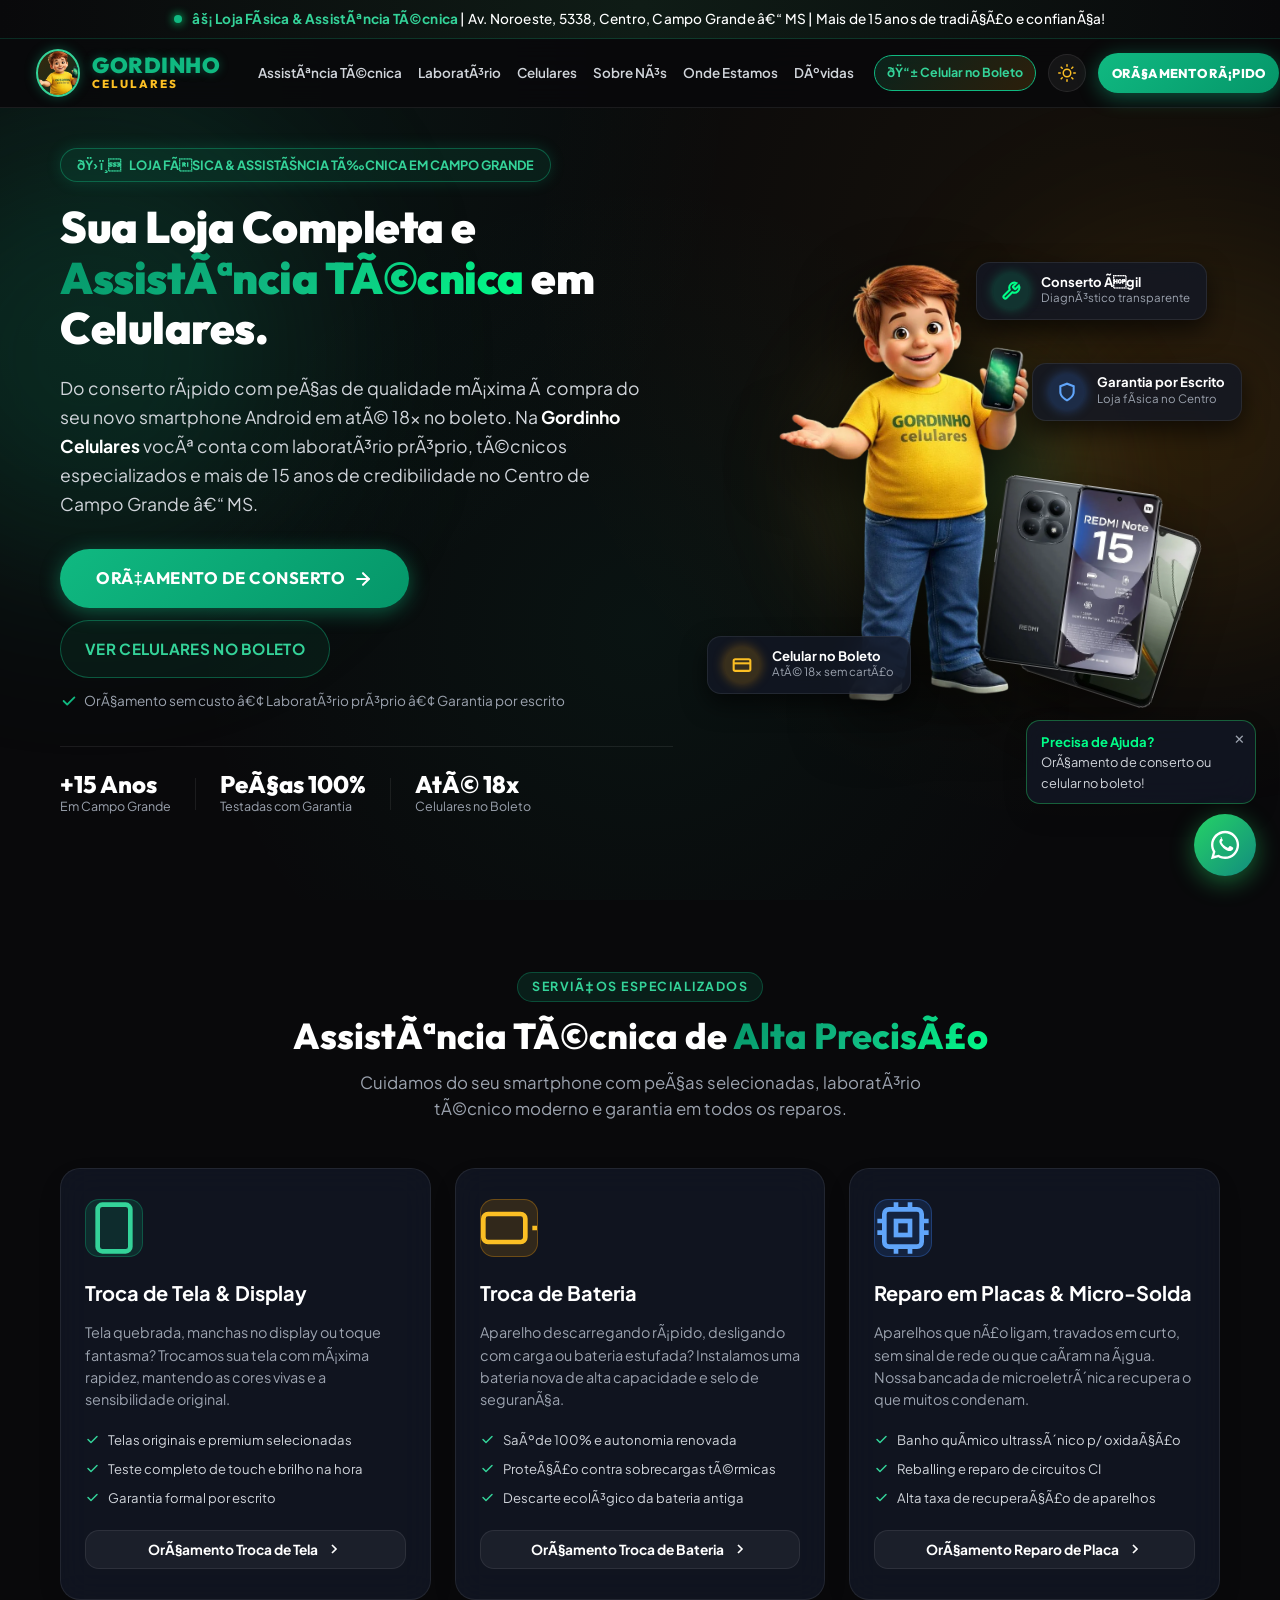
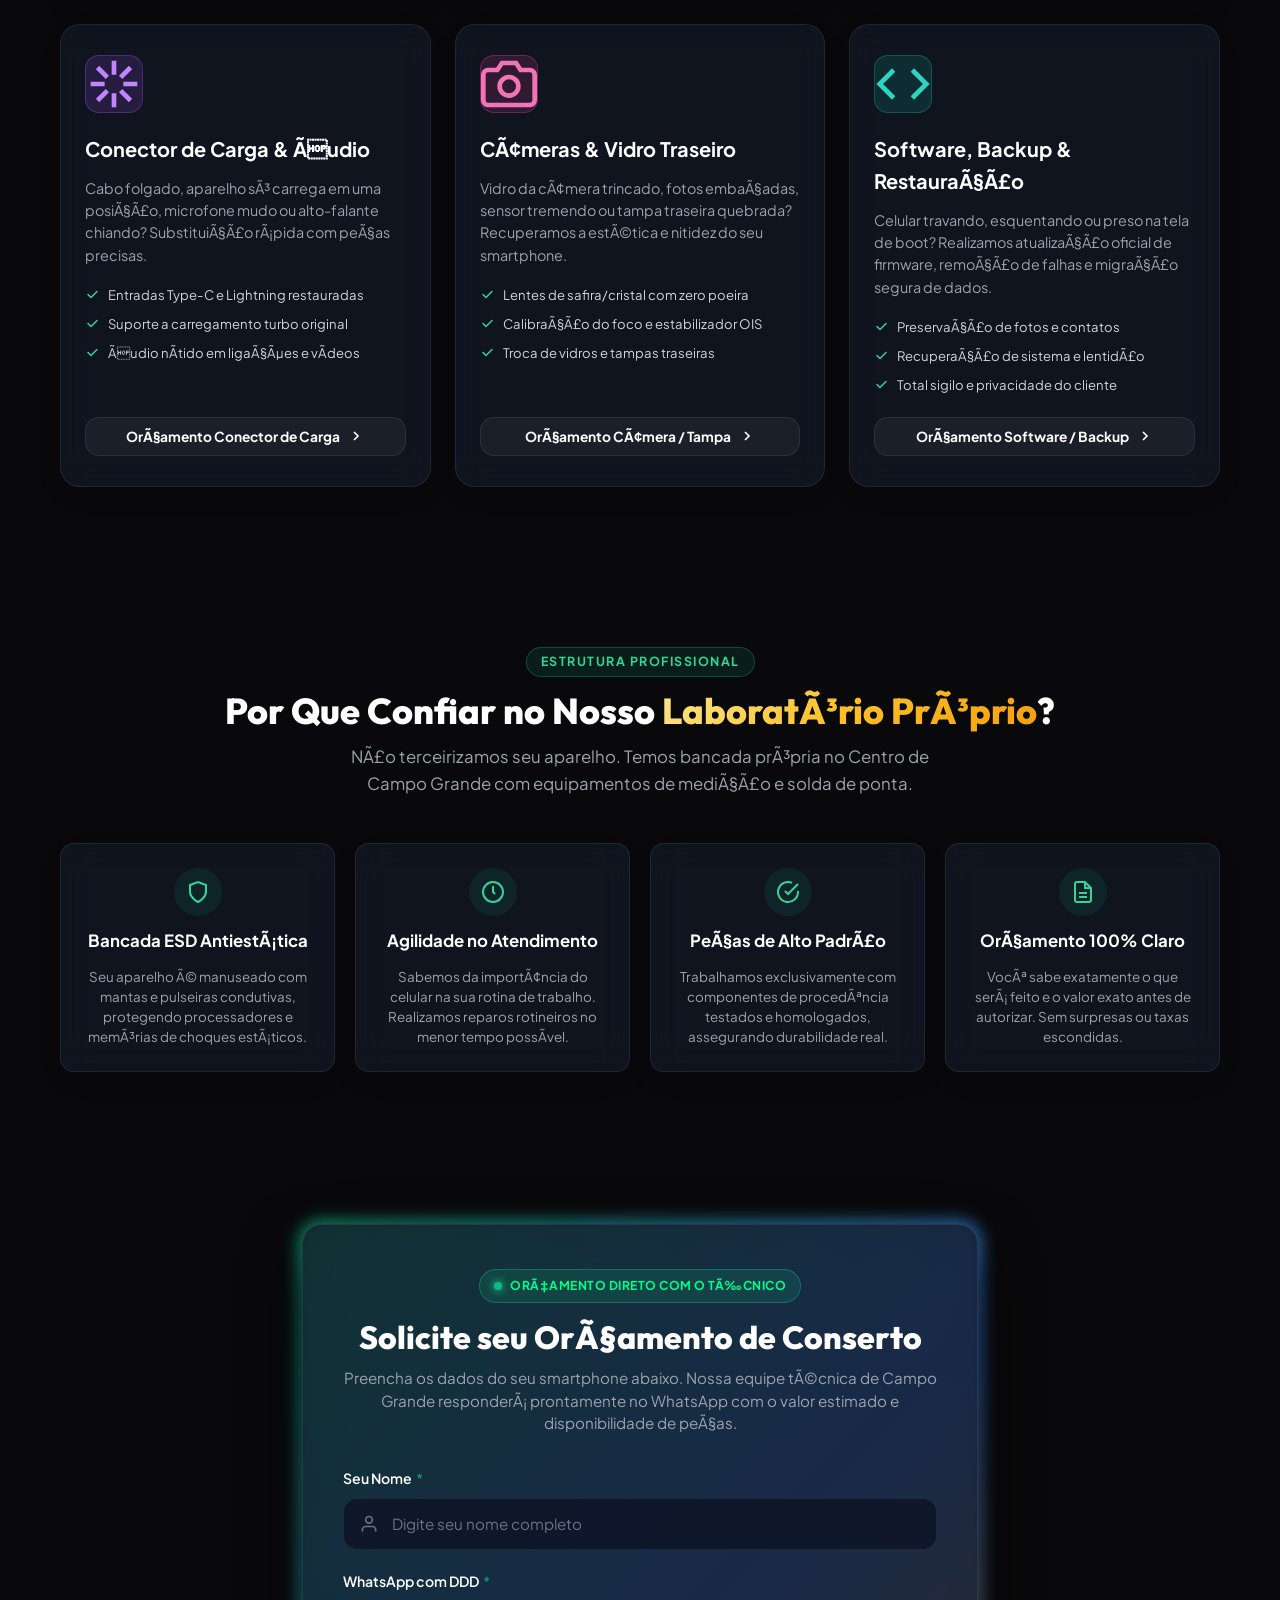
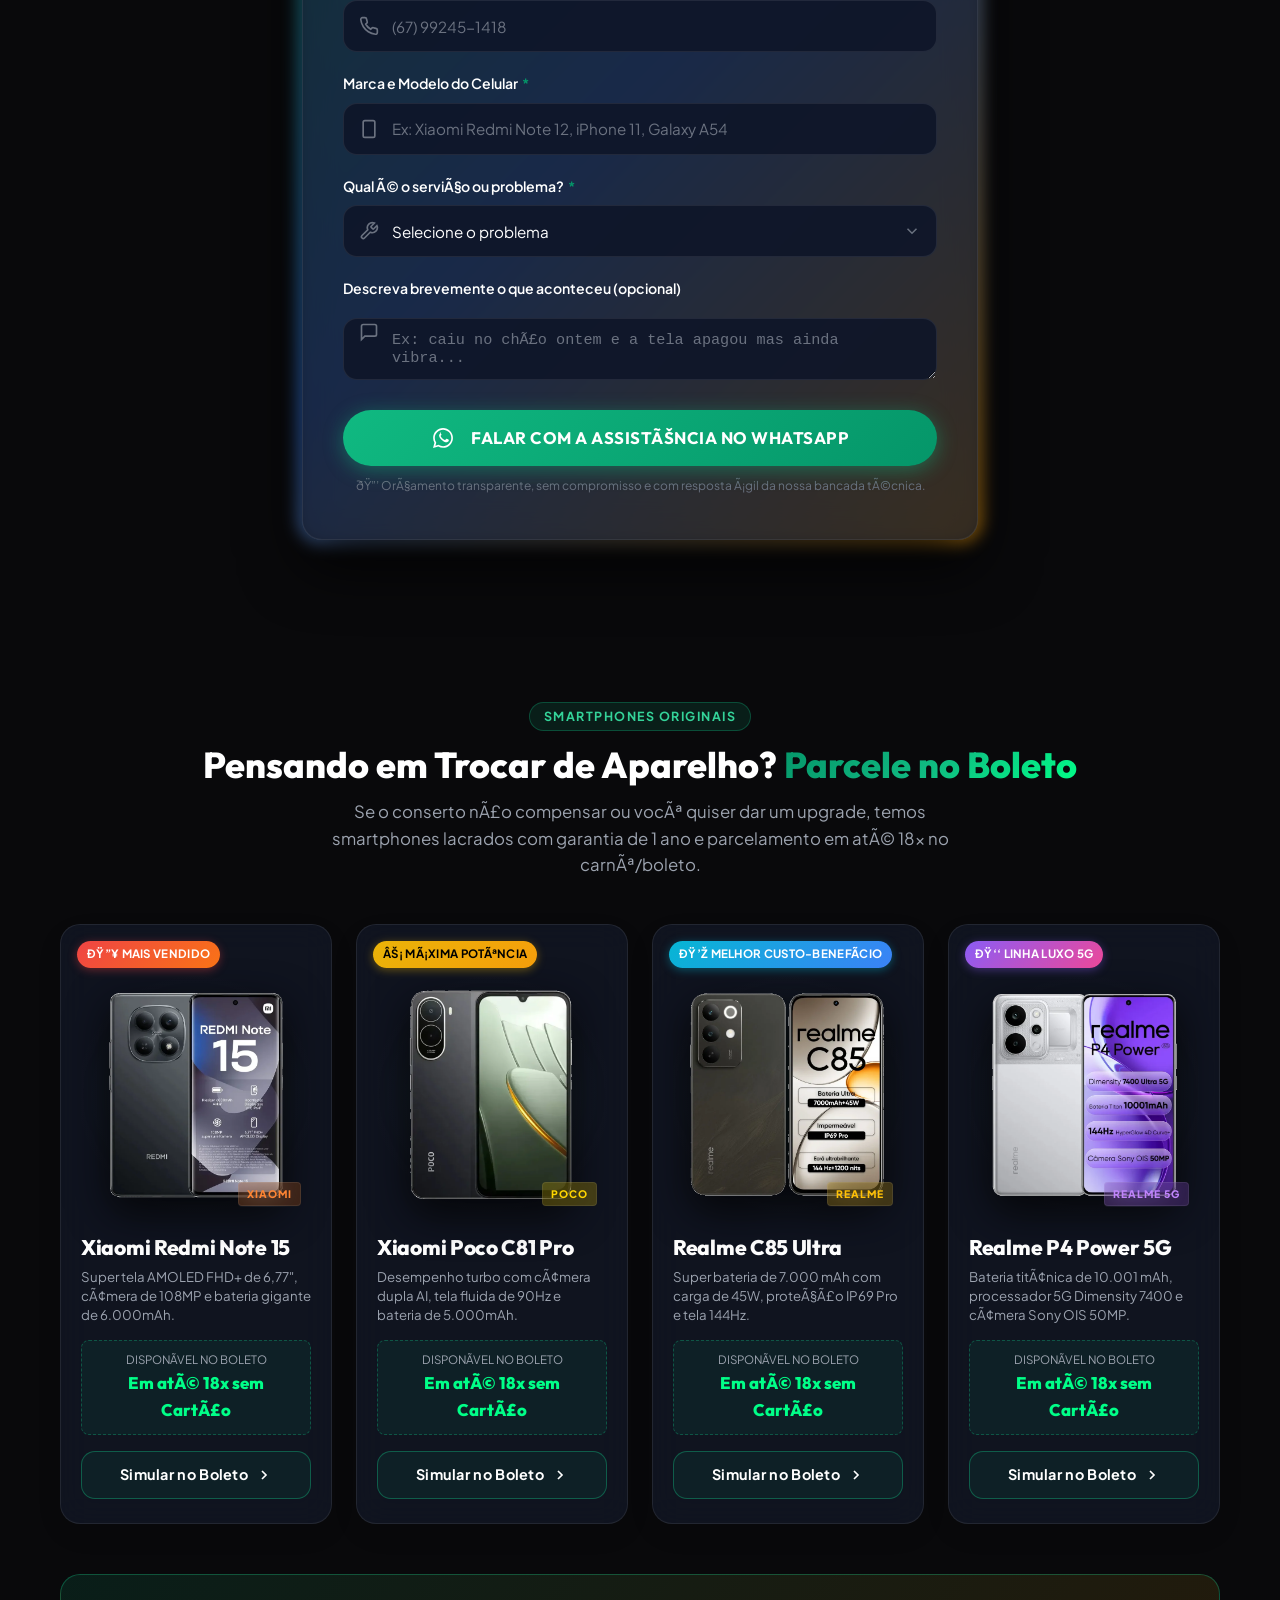
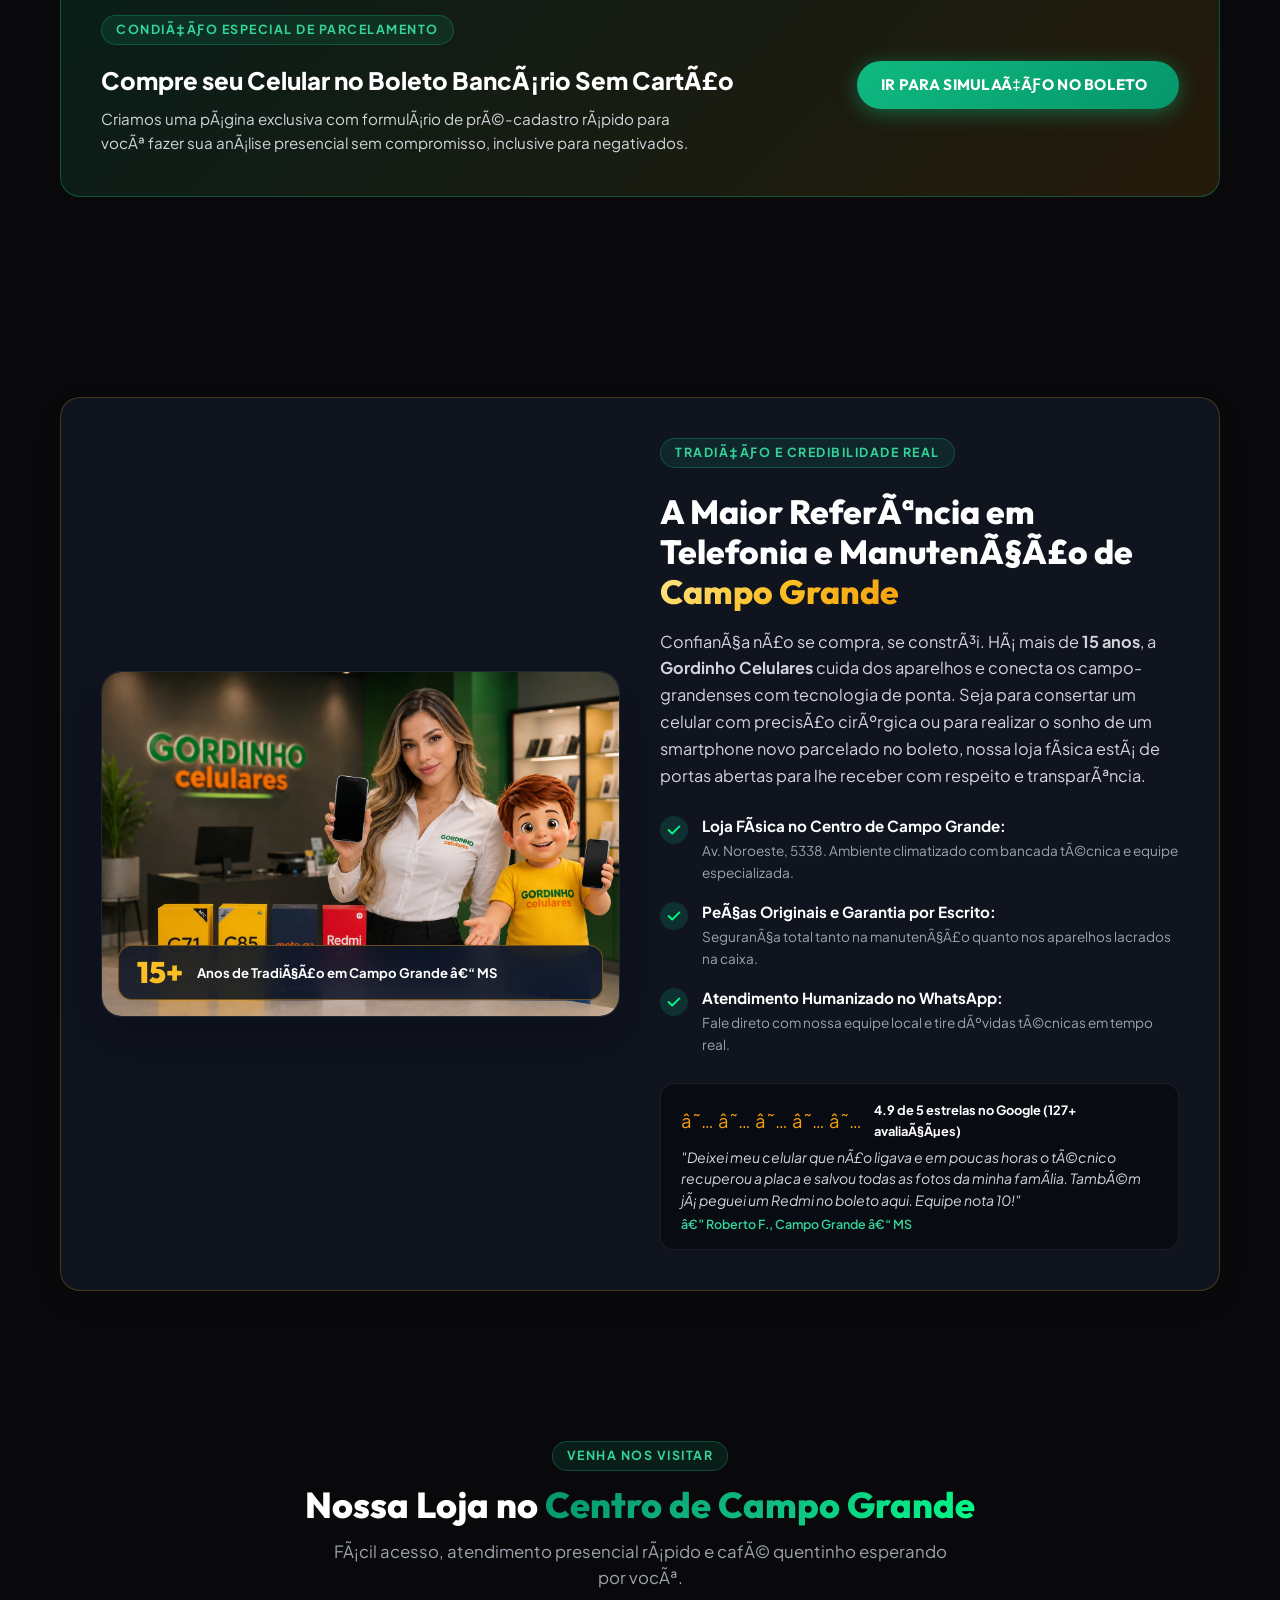
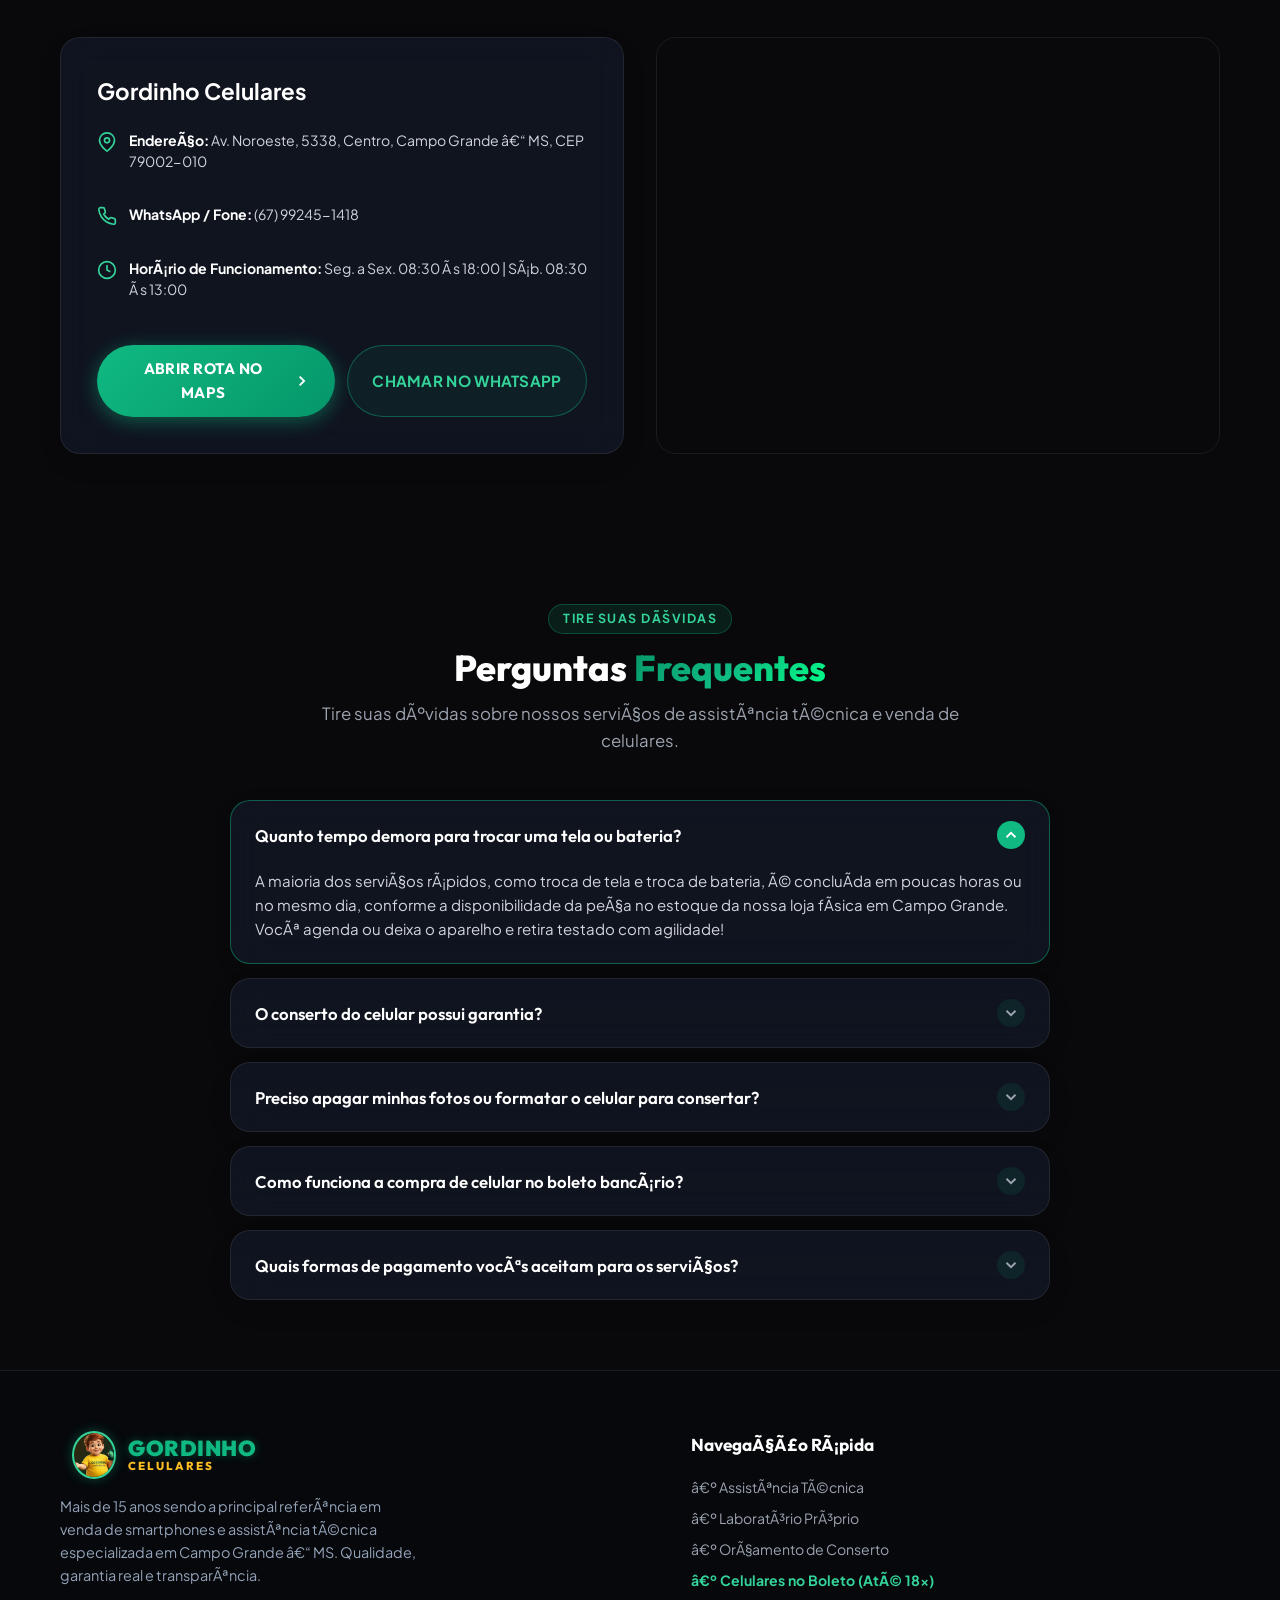
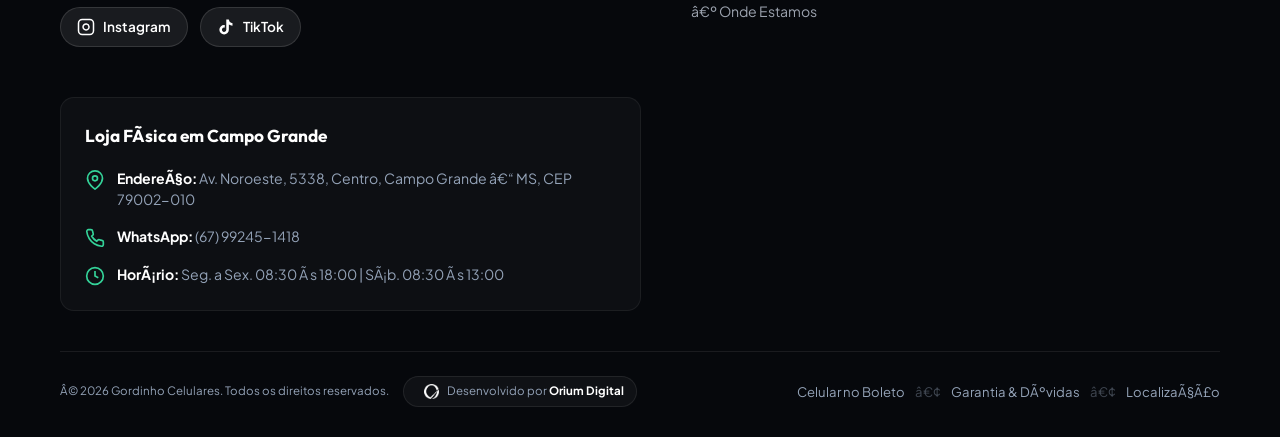
<file: index.html>
<!DOCTYPE html>
<html lang="pt-BR" class="scroll-smooth" data-theme="dark">

<head>
  <!-- Google Tag Manager -->
  <script>(function (w, d, s, l, i) {
      w[l] = w[l] || []; w[l].push({
        'gtm.start':
          new Date().getTime(), event: 'gtm.js'
      }); var f = d.getElementsByTagName(s)[0],
        j = d.createElement(s), dl = l != 'dataLayer' ? '&l=' + l : ''; j.async = true; j.src =
          'https://www.googletagmanager.com/gtm.js?id=' + i + dl; f.parentNode.insertBefore(j, f);
    })(window, document, 'script', 'dataLayer', 'GTM-5VFSNDQG');</script>
  <!-- End Google Tag Manager -->

  <!-- Meta Pixel Code -->
  <script>
    !function (f, b, e, v, n, t, s) {
      if (f.fbq) return; n = f.fbq = function () {
        n.callMethod ?
          n.callMethod.apply(n, arguments) : n.queue.push(arguments)
      };
      if (!f._fbq) f._fbq = n; n.push = n; n.loaded = !0; n.version = '2.0';
      n.queue = []; t = b.createElement(e); t.async = !0;
      t.src = v; s = b.getElementsByTagName(e)[0];
      s.parentNode.insertBefore(t, s)
    }(window, document, 'script',
      'https://connect.facebook.net/en_US/fbevents.js');
    fbq('init', '1542748597244109');
    fbq('track', 'PageView');
  </script>
  <noscript><img height="1" width="1" style="display:none"
      src="https://www.facebook.com/tr?id=1542748597244109&ev=PageView&noscript=1" /></noscript>
  <!-- End Meta Pixel Code -->

  <meta charset="UTF-8">
  <meta name="viewport" content="width=device-width, initial-scale=1.0, maximum-scale=5.0">

  <!-- Título e Descrição Otimizados para Intenção de Busca Institucional no Google -->
  <title>Gordinho Celulares Campo Grande | Loja & Assistência Técnica Especializada</title>
  <meta name="description"
    content="Loja completa e assistência técnica especializada em celulares em Campo Grande - MS. Troca de tela, bateria, reparo de placa e celulares novos em até 18x no boleto. Solicite seu orçamento!">
  <meta name="keywords"
    content="assistencia tecnica celulares campo grande, conserto de celular campo grande ms, troca de tela celular campo grande, gordinho celulares campo grande, celulares no boleto campo grande ms, reparo de placa celular campo grande">
  <meta name="author" content="Gordinho Celulares">

  <!-- Rastreamento e Indexação Avançada do Google -->
  <link rel="canonical" href="https://www.gordinhocelularesoficial.com.br/">
  <meta name="robots" content="index, follow, max-image-preview:large, max-snippet:-1, max-video-preview:-1">
  <meta name="googlebot" content="index, follow, max-snippet:-1, max-image-preview:large, max-video-preview:-1">
  <meta name="bingbot" content="index, follow, max-snippet:-1, max-image-preview:large">

  <!-- SEO Local e Geo-Tags para Campo Grande - MS -->
  <meta name="geo.region" content="BR-MS">
  <meta name="geo.placename" content="Campo Grande">
  <meta name="geo.position" content="-20.4578;-54.6198">
  <meta name="ICBM" content="-20.4578, -54.6198">

  <!-- Open Graph / WhatsApp / Facebook -->
  <meta property="og:type" content="website">
  <meta property="og:url" content="https://www.gordinhocelularesoficial.com.br/">
  <meta property="og:site_name" content="Gordinho Celulares">
  <meta property="og:title" content="Gordinho Celulares Campo Grande | Loja & Assistência Técnica Especializada">
  <meta property="og:description"
    content="Loja física há mais de 15 anos no Centro de Campo Grande. Conserto de celulares na hora, troca de tela, bateria, reparo de placas e smartphones em até 18x no boleto!">
  <meta property="og:image" content="https://www.gordinhocelularesoficial.com.br/Gordinho+influencer.webp">
  <meta property="og:image:width" content="1200">
  <meta property="og:image:height" content="630">
  <meta property="og:image:alt" content="Loja Física e Assistência Técnica Gordinho Celulares em Campo Grande MS">
  <meta property="og:locale" content="pt_BR">
  <meta name="theme-color" content="#09090b" id="meta-theme-color">

  <!-- Twitter Card -->
  <meta name="twitter:card" content="summary_large_image">
  <meta name="twitter:title" content="Gordinho Celulares Campo Grande | Loja & Assistência Técnica">
  <meta name="twitter:description"
    content="Assistência técnica especializada e venda de celulares em até 18x no boleto em Campo Grande - MS. 15 anos na Av. Noroeste!">
  <meta name="twitter:image" content="https://www.gordinhocelularesoficial.com.br/Gordinho+influencer.webp">

  <!-- Favicons e Ícones -->
  <link rel="icon" type="image/webp" href="./mascote_avatar.webp">
  <link rel="icon" type="image/png" href="./mascote_avatar.png">
  <link rel="apple-touch-icon" href="./mascote_avatar.png">

  <!-- Preconnect e Fontes do Google -->
  <link rel="preconnect" href="https://fonts.googleapis.com">
  <link rel="preconnect" href="https://fonts.gstatic.com" crossorigin>
  <link
    href="https://fonts.googleapis.com/css2?family=Outfit:wght@400;500;600;700;800;900&family=Plus+Jakarta+Sans:wght@400;500;600;700;800&display=swap"
    rel="stylesheet">

  <!-- Preload da Imagem Principal do Hero (LCP Core Web Vitals) -->
  <link rel="preload" as="image" href="./Logo_cropped.webp" type="image/webp" fetchpriority="high">

  <link rel="stylesheet" href="styles.css">

  <!-- Dados Estruturados Schema.org (JSON-LD) para Rich Snippets no Google -->
  <script type="application/ld+json">
  {
    "@context": "https://schema.org",
    "@graph": [
      {
        "@type": ["LocalBusiness", "ElectronicsStore"],
        "@id": "https://www.gordinhocelularesoficial.com.br/#store",
        "name": "Gordinho Celulares",
        "alternateName": [
          "Gordinho Celulares Campo Grande",
          "Gordinho Celulares Assistência Técnica",
          "Gordinho Celulares CG"
        ],
        "url": "https://www.gordinhocelularesoficial.com.br/",
        "logo": "https://www.gordinhocelularesoficial.com.br/mascote_avatar.webp",
        "image": [
          "https://www.gordinhocelularesoficial.com.br/Gordinho+influencer.webp",
          "https://www.gordinhocelularesoficial.com.br/Logo_cropped.webp"
        ],
        "description": "Loja física e assistência técnica especializada com mais de 15 anos de tradição em Campo Grande - MS. Troca de telas, baterias, reparo avançado de placa, micro-soldagem e venda de celulares Android em até 18x no boleto.",
        "telephone": "+55-67-99245-1418",
        "priceRange": "$$",
        "currenciesAccepted": "BRL",
        "paymentAccepted": "Boleto Bancário, Cartão de Crédito, Pix, Dinheiro",
        "address": {
          "@type": "PostalAddress",
          "streetAddress": "Av. Noroeste, 5338",
          "addressLocality": "Campo Grande",
          "addressRegion": "MS",
          "postalCode": "79002-010",
          "addressCountry": "BR"
        },
        "geo": {
          "@type": "GeoCoordinates",
          "latitude": -20.4578,
          "longitude": -54.6198
        },
        "openingHoursSpecification": [
          {
            "@type": "OpeningHoursSpecification",
            "dayOfWeek": ["Monday", "Tuesday", "Wednesday", "Thursday", "Friday"],
            "opens": "08:30",
            "closes": "18:00"
          },
          {
            "@type": "OpeningHoursSpecification",
            "dayOfWeek": ["Saturday"],
            "opens": "08:30",
            "closes": "13:00"
          }
        ],
        "sameAs": [
          "https://www.instagram.com/gordinhocelularesoficialcg",
          "https://www.tiktok.com/@gordinhocelularess"
        ],
        "aggregateRating": {
          "@type": "AggregateRating",
          "ratingValue": "4.9",
          "reviewCount": "127",
          "bestRating": "5",
          "worstRating": "1"
        },
        "hasOfferCatalog": {
          "@type": "OfferCatalog",
          "name": "Serviços de Assistência Técnica e Venda de Celulares",
          "itemListElement": [
            {
              "@type": "Offer",
              "itemOffered": {
                "@type": "Service",
                "name": "Troca de Tela de Celular",
                "description": "Substituição rápida de displays e touch screens com peças originais e garantia em Campo Grande - MS."
              }
            },
            {
              "@type": "Offer",
              "itemOffered": {
                "@type": "Service",
                "name": "Troca de Bateria de Celular",
                "description": "Substituição de baterias viciadas por células novas com garantia e saúde 100%."
              }
            },
            {
              "@type": "Offer",
              "itemOffered": {
                "@type": "Service",
                "name": "Reparo Avançado de Placa e Micro-soldagem",
                "description": "Diagnóstico e reparo em aparelhos que não ligam, em curto ou que caíram na água."
              }
            },
            {
              "@type": "Offer",
              "itemOffered": {
                "@type": "Service",
                "name": "Venda de Celulares no Boleto Bancário",
                "description": "Smartphones originais parcelados em até 18x no boleto bancário sem cartão."
              }
            }
          ]
        }
      },
      {
        "@type": "WebSite",
        "@id": "https://www.gordinhocelularesoficial.com.br/#website",
        "url": "https://www.gordinhocelularesoficial.com.br/",
        "name": "Gordinho Celulares",
        "publisher": {
          "@id": "https://www.gordinhocelularesoficial.com.br/#store"
        },
        "inLanguage": "pt-BR"
      },
      {
        "@type": "FAQPage",
        "@id": "https://www.gordinhocelularesoficial.com.br/#faq",
        "mainEntity": [
          {
            "@type": "Question",
            "name": "Quanto tempo demora a troca de tela ou bateria do celular?",
            "acceptedAnswer": {
              "@type": "Answer",
              "text": "A maioria das trocas de tela e bateria é realizada com máxima agilidade, frequentemente no mesmo dia ou em poucas horas após a aprovação do orçamento, mediante disponibilidade da peça em nosso estoque físico no Centro de Campo Grande."
            }
          },
          {
            "@type": "Question",
            "name": "Os serviços de conserto possuem garantia?",
            "acceptedAnswer": {
              "@type": "Answer",
              "text": "Sim! Todos os nossos serviços de assistência técnica contam com garantia formal por escrito emitida pela Gordinho Celulares, cobrindo tanto as peças aplicadas quanto a mão de obra especializada."
            }
          },
          {
            "@type": "Question",
            "name": "Meus dados e fotos ficam seguros durante o conserto?",
            "acceptedAnswer": {
              "@type": "Answer",
              "text": "Sim, prezamos por total ética, sigilo e privacidade. Na maioria dos reparos de hardware (como troca de tela, conector e bateria), seus dados permanecem intactos sem necessidade de formatação."
            }
          },
          {
            "@type": "Question",
            "name": "Vocês também vendem celulares parcelados no boleto bancário?",
            "acceptedAnswer": {
              "@type": "Answer",
              "text": "Sim! Temos uma linha completa de celulares Androids (Xiaomi, Realme, Poco) com parcelamento em até 18x no boleto sem usar o limite do cartão de crédito, inclusive com facilidade para negativados mediante análise presencial na loja."
            }
          },
          {
            "@type": "Question",
            "name": "Onde fica localizada a loja física e oficina técnica?",
            "acceptedAnswer": {
              "@type": "Answer",
              "text": "Estamos no Centro de Campo Grande – MS, na Avenida Noroeste, 5338 (Centro). Contamos com equipe técnica e consultores prontos para lhe receber!"
            }
          }
        ]
      }
    ]
  }
  </script>
</head>

<body class="bg-dark text-light antialiased selection:bg-emerald-500 selection:text-black">
  <a href="#main-content" class="skip-link">Pular para o conteúdo principal</a>
  <!-- Google Tag Manager (noscript) -->
  <noscript><iframe src="https://www.googletagmanager.com/ns.html?id=GTM-5VFSNDQG" height="0" width="0"
      style="display:none;visibility:hidden"></iframe></noscript>
  <!-- End Google Tag Manager (noscript) -->

  <!-- 1. Topbar de Notificação Interativa -->
  <aside class="topbar">
    <div class="container topbar-content">
      <span class="live-indicator">
        <span class="pulse-dot"></span>
      </span>
      <p class="topbar-text">
        <strong class="text-emerald">⚡ Loja Física & Assistência Técnica</strong> | Av. Noroeste, 5338, Centro, Campo Grande – MS |
        Mais de 15 anos de tradição e confiança!
      </p>
    </div>
  </aside>

  <!-- 2. Header Fixo com Glassmorphism, Logo, Menu Institucional e Tema -->
  <header class="header" id="navbar">
    <div class="container header-container">
      <a href="#inicio" class="brand-link" aria-label="Gordinho Celulares Página Inicial">
        <div class="brand-badge-box">
          <picture>
            <source srcset="./mascote_avatar.webp" type="image/webp">
            <img src="./mascote_avatar.png" alt="Mascote Gordinho Celulares Campo Grande" class="brand-mascote-avatar" width="46" height="52" decoding="async">
          </picture>
          <div class="brand-text-block">
            <span class="brand-name-top">GORDINHO</span>
            <span class="brand-name-sub">CELULARES</span>
          </div>
        </div>
      </a>

      <!-- Menu de Navegação Institucional (Desktop) -->
      <nav class="header-nav" id="header-nav" aria-label="Navegação Principal">
        <a href="#assistencia" class="nav-link">Assistência Técnica</a>
        <a href="#laboratorio" class="nav-link">Laboratório</a>
        <a href="#aparelhos" class="nav-link">Celulares</a>
        <a href="#sobre-nos" class="nav-link">Sobre Nós</a>
        <a href="#localizacao" class="nav-link">Onde Estamos</a>
        <a href="#faq" class="nav-link">Dúvidas</a>
      </nav>

      <div class="header-badges">
        <!-- Link para a Landing Page de Boleto / Tráfego Pago -->
        <a href="https://www.gordinhocelularesoficial.com.br/boleto/" class="btn-nav-highlight hide-mobile" title="Compre celulares em até 18x no boleto">
          <span>📱 Celular no Boleto</span>
        </a>

        <!-- Botão de Alternância de Tema Minimalista -->
        <button id="theme-toggle" class="theme-toggle-btn" aria-label="Alternar tema claro e escuro" title="Alternar tema claro/escuro">
          <span class="theme-icon-box">
            <!-- Ícone Sol -->
            <svg class="theme-icon theme-icon-sun" viewBox="0 0 24 24" fill="none" stroke="currentColor" stroke-width="2" stroke-linecap="round" stroke-linejoin="round">
              <circle cx="12" cy="12" r="5"></circle>
              <line x1="12" y1="1" x2="12" y2="3"></line>
              <line x1="12" y1="21" x2="12" y2="23"></line>
              <line x1="4.22" y1="4.22" x2="5.64" y2="5.64"></line>
              <line x1="18.36" y1="18.36" x2="19.78" y2="19.78"></line>
              <line x1="1" y1="12" x2="3" y2="12"></line>
              <line x1="21" y1="12" x2="23" y2="12"></line>
              <line x1="4.22" y1="19.78" x2="5.64" y2="18.36"></line>
              <line x1="18.36" y1="5.64" x2="19.78" y2="4.22"></line>
            </svg>
            <!-- Ícone Lua -->
            <svg class="theme-icon theme-icon-moon" viewBox="0 0 24 24" fill="none" stroke="currentColor" stroke-width="2" stroke-linecap="round" stroke-linejoin="round">
              <path d="M21 12.79A9 9 0 1 1 11.21 3 7 7 0 0 0 21 12.79z"></path>
            </svg>
          </span>
        </button>

        <a href="#orcamento" class="btn btn-sm btn-cta btn-header-quote">
          Orçamento Rápido
        </a>

        <!-- Botão Menu Mobile Hambúrguer -->
        <button id="mobile-menu-toggle" class="mobile-menu-btn" aria-label="Abrir menu de navegação" aria-expanded="false" aria-controls="mobile-nav-drawer">
          <span class="hamburger-line"></span>
          <span class="hamburger-line"></span>
          <span class="hamburger-line"></span>
        </button>
      </div>
    </div>

    <!-- Drawer Mobile Menu -->
    <div class="mobile-nav-drawer" id="mobile-nav-drawer" aria-hidden="true">
      <div class="mobile-nav-content">
        <a href="#assistencia" class="mobile-nav-link">🛠️ Assistência Técnica</a>
        <a href="#laboratorio" class="mobile-nav-link">🔬 Laboratório Próprio</a>
        <a href="#aparelhos" class="mobile-nav-link">📲 Celulares em Destaque</a>
        <a href="https://www.gordinhocelularesoficial.com.br/boleto/" class="mobile-nav-link text-emerald" style="font-weight: 700;">💳 Celulares no Boleto (Até 18x)</a>
        <a href="#sobre-nos" class="mobile-nav-link">🏪 Sobre a Loja</a>
        <a href="#localizacao" class="mobile-nav-link">📍 Onde Estamos</a>
        <a href="#faq" class="mobile-nav-link">❓ Perguntas Frequentes</a>
        <div class="mobile-nav-cta">
          <a href="#orcamento" class="btn btn-cta" style="width: 100%; text-align: center; justify-content: center;">
            <span>SOLICITAR ORÇAMENTO</span>
          </a>
        </div>
      </div>
    </div>
  </header>

  <main id="main-content">
    <!-- 3. Hero Section Institucional (Smartphones + Assistência Técnica) -->
    <section class="hero-section" id="inicio">
      <div class="hero-glow hero-glow-emerald"></div>
      <div class="hero-glow hero-glow-amber"></div>

      <div class="container hero-container">
        <!-- Hero Text -->
        <div class="hero-content reveal-on-scroll">
          <div class="tag-neon">
            <span class="tag-icon">🛠️</span>
            <span>LOJA FÍSICA & ASSISTÊNCIA TÉCNICA EM CAMPO GRANDE</span>
          </div>

          <h1 class="hero-title">
            Sua Loja Completa e <span class="gradient-text-emerald">Assistência Técnica</span> em Celulares.
          </h1>

          <p class="hero-subtitle">
            Do conserto rápido com peças de qualidade máxima à compra do seu novo smartphone Android em até 18x no boleto. 
            Na <strong class="text-white hero-highlight-brand">Gordinho Celulares</strong> você conta com laboratório próprio, 
            técnicos especializados e mais de 15 anos de credibilidade no Centro de Campo Grande – MS.
          </p>

          <div class="hero-cta-wrapper">
            <div style="display: flex; gap: 12px; flex-wrap: wrap;">
              <a href="#orcamento" class="btn btn-cta btn-pulse" id="btn-hero-assistencia">
                <span class="btn-text">ORÇAMENTO DE CONSERTO</span>
                <svg class="btn-arrow" viewBox="0 0 24 24" fill="none" stroke="currentColor" stroke-width="2.5" stroke-linecap="round" stroke-linejoin="round">
                  <line x1="5" y1="12" x2="19" y2="12"></line>
                  <polyline points="12 5 19 12 12 19"></polyline>
                </svg>
                <span class="btn-shimmer"></span>
              </a>

              <a href="https://www.gordinhocelularesoficial.com.br/boleto/" class="btn btn-outline-emerald" id="btn-hero-boleto" style="padding: 16px 24px; font-weight: 700; border-radius: 9999px;">
                <span>VER CELULARES NO BOLETO</span>
              </a>
            </div>

            <p class="micro-risk-relief">
              <svg class="inline-check" viewBox="0 0 20 20" fill="currentColor">
                <path fill-rule="evenodd" d="M16.707 5.293a1 1 0 010 1.414l-8 8a1 1 0 01-1.414 0l-4-4a1 1 0 011.414-1.414L8 12.586l7.293-7.293a1 1 0 011.414 0z" clip-rule="evenodd" />
              </svg>
              <span>Orçamento sem custo • Laboratório próprio • Garantia por escrito</span>
            </p>
          </div>

          <!-- Trust Counters -->
          <div class="hero-trust-row">
            <div class="trust-item">
              <span class="trust-number">+15 Anos</span>
              <span class="trust-label">Em Campo Grande</span>
            </div>
            <div class="trust-divider"></div>
            <div class="trust-item">
              <span class="trust-number">Peças 100%</span>
              <span class="trust-label">Testadas com Garantia</span>
            </div>
            <div class="trust-divider"></div>
            <div class="trust-item">
              <span class="trust-number">Até 18x</span>
              <span class="trust-label">Celulares no Boleto</span>
            </div>
          </div>
        </div>

        <!-- Hero Showcase com Mascote e Aparelhos -->
        <div class="hero-visual reveal-on-scroll">
          <div class="hero-card-display">
            <div class="device-radial-glow"></div>

            <div class="hero-montage-wrapper">
              <div class="mascote-hero-box">
                <picture>
                  <source srcset="./Logo_cropped.webp" type="image/webp">
                  <img src="./Logo_cropped.png" alt="Mascote Oficial Gordinho Celulares Campo Grande" class="mascote-hero-img" width="310" height="541" fetchpriority="high" decoding="async">
                </picture>
              </div>

              <div class="phones-montage-side">
                <picture>
                  <source srcset="./modelos/RedmiNote15.webp" type="image/webp">
                  <img src="./modelos/RedmiNote15.png" alt="Xiaomi Redmi Note 15 no Boleto em Campo Grande" class="phone-img phone-front" width="180" height="214" fetchpriority="high" decoding="async">
                </picture>
                <picture>
                  <source srcset="./modelos/PocoC81PRo.webp" type="image/webp">
                  <img src="./modelos/PocoC81PRo.png" alt="Xiaomi Poco C81 Pro no Boleto em Campo Grande" class="phone-img phone-back" width="165" height="211" decoding="async">
                </picture>
              </div>
            </div>

            <!-- Badges Flutuantes -->
            <div class="floating-badge badge-1 float-anim-1">
              <div class="badge-icon bg-emerald-glow">
                <svg viewBox="0 0 24 24" fill="none" stroke="currentColor" stroke-width="2.5">
                  <path d="M14.7 6.3a1 1 0 0 0 0 1.4l1.6 1.6a1 1 0 0 0 1.4 0l3.77-3.77a6 6 0 0 1-7.94 7.94l-6.91 6.91a2.12 2.12 0 0 1-3-3l6.91-6.91a6 6 0 0 1 7.94-7.94l-3.76 3.76z"></path>
                </svg>
              </div>
              <div>
                <span class="fb-title">Conserto Ágil</span>
                <span class="fb-sub">Diagnóstico transparente</span>
              </div>
            </div>

            <div class="floating-badge badge-2 float-anim-2">
              <div class="badge-icon bg-amber-glow">
                <svg viewBox="0 0 24 24" fill="none" stroke="currentColor" stroke-width="2.5">
                  <rect x="2" y="5" width="20" height="14" rx="2"></rect>
                  <line x1="2" y1="10" x2="22" y2="10"></line>
                </svg>
              </div>
              <div>
                <span class="fb-title">Celular no Boleto</span>
                <span class="fb-sub">Até 18x sem cartão</span>
              </div>
            </div>

            <div class="floating-badge badge-3 float-anim-3">
              <div class="badge-icon bg-blue-glow">
                <svg viewBox="0 0 24 24" fill="none" stroke="currentColor" stroke-width="2.5">
                  <path d="M12 22s8-4 8-10V5l-8-3-8 3v7c0 6 8 10 8 10z"></path>
                </svg>
              </div>
              <div>
                <span class="fb-title">Garantia por Escrito</span>
                <span class="fb-sub">Loja física no Centro</span>
              </div>
            </div>
          </div>
        </div>
      </div>
    </section>

    <!-- 4. Seção Completa de Assistência Técnica Especializada -->
    <section class="assistance-section" id="assistencia">
      <div class="container">
        <div class="section-header text-center reveal-on-scroll">
          <span class="section-pill">SERVIÇOS ESPECIALIZADOS</span>
          <h2 class="section-title">Assistência Técnica de <span class="gradient-text-emerald">Alta Precisão</span></h2>
          <p class="section-desc">Cuidamos do seu smartphone com peças selecionadas, laboratório técnico moderno e garantia em todos os reparos.</p>
        </div>

        <div class="services-grid">
          <!-- Card 1: Troca de Tela -->
          <div class="glass-card service-card reveal-on-scroll">
            <div>
              <div class="service-icon-box icon-tela">
                <svg viewBox="0 0 24 24" fill="none" stroke="currentColor" stroke-width="2">
                  <rect x="5" y="2" width="14" height="20" rx="2" ry="2"></rect>
                  <line x1="12" y1="18" x2="12.01" y2="18"></line>
                </svg>
              </div>
              <h3 class="service-title">Troca de Tela & Display</h3>
              <p class="service-desc">Tela quebrada, manchas no display ou toque fantasma? Trocamos sua tela com máxima rapidez, mantendo as cores vivas e a sensibilidade original.</p>
              <ul class="service-bullets">
                <li>
                  <svg viewBox="0 0 20 20" fill="currentColor"><path fill-rule="evenodd" d="M16.707 5.293a1 1 0 010 1.414l-8 8a1 1 0 01-1.414 0l-4-4a1 1 0 011.414-1.414L8 12.586l7.293-7.293a1 1 0 011.414 0z" clip-rule="evenodd"/></svg>
                  <span>Telas originais e premium selecionadas</span>
                </li>
                <li>
                  <svg viewBox="0 0 20 20" fill="currentColor"><path fill-rule="evenodd" d="M16.707 5.293a1 1 0 010 1.414l-8 8a1 1 0 01-1.414 0l-4-4a1 1 0 011.414-1.414L8 12.586l7.293-7.293a1 1 0 011.414 0z" clip-rule="evenodd"/></svg>
                  <span>Teste completo de touch e brilho na hora</span>
                </li>
                <li>
                  <svg viewBox="0 0 20 20" fill="currentColor"><path fill-rule="evenodd" d="M16.707 5.293a1 1 0 010 1.414l-8 8a1 1 0 01-1.414 0l-4-4a1 1 0 011.414-1.414L8 12.586l7.293-7.293a1 1 0 011.414 0z" clip-rule="evenodd"/></svg>
                  <span>Garantia formal por escrito</span>
                </li>
              </ul>
            </div>
            <button class="btn-service-action" data-service="Troca de Tela">
              <span>Orçamento Troca de Tela</span>
              <svg width="16" height="16" viewBox="0 0 24 24" fill="none" stroke="currentColor" stroke-width="2.5"><polyline points="9 18 15 12 9 6"></polyline></svg>
            </button>
          </div>

          <!-- Card 2: Troca de Bateria -->
          <div class="glass-card service-card reveal-on-scroll">
            <div>
              <div class="service-icon-box icon-bateria">
                <svg viewBox="0 0 24 24" fill="none" stroke="currentColor" stroke-width="2">
                  <rect x="1" y="6" width="18" height="12" rx="2"></rect>
                  <line x1="23" y1="13" x2="23" y2="11"></line>
                </svg>
              </div>
              <h3 class="service-title">Troca de Bateria</h3>
              <p class="service-desc">Aparelho descarregando rápido, desligando com carga ou bateria estufada? Instalamos uma bateria nova de alta capacidade e selo de segurança.</p>
              <ul class="service-bullets">
                <li>
                  <svg viewBox="0 0 20 20" fill="currentColor"><path fill-rule="evenodd" d="M16.707 5.293a1 1 0 010 1.414l-8 8a1 1 0 01-1.414 0l-4-4a1 1 0 011.414-1.414L8 12.586l7.293-7.293a1 1 0 011.414 0z" clip-rule="evenodd"/></svg>
                  <span>Saúde 100% e autonomia renovada</span>
                </li>
                <li>
                  <svg viewBox="0 0 20 20" fill="currentColor"><path fill-rule="evenodd" d="M16.707 5.293a1 1 0 010 1.414l-8 8a1 1 0 01-1.414 0l-4-4a1 1 0 011.414-1.414L8 12.586l7.293-7.293a1 1 0 011.414 0z" clip-rule="evenodd"/></svg>
                  <span>Proteção contra sobrecargas térmicas</span>
                </li>
                <li>
                  <svg viewBox="0 0 20 20" fill="currentColor"><path fill-rule="evenodd" d="M16.707 5.293a1 1 0 010 1.414l-8 8a1 1 0 01-1.414 0l-4-4a1 1 0 011.414-1.414L8 12.586l7.293-7.293a1 1 0 011.414 0z" clip-rule="evenodd"/></svg>
                  <span>Descarte ecológico da bateria antiga</span>
                </li>
              </ul>
            </div>
            <button class="btn-service-action" data-service="Troca de Bateria">
              <span>Orçamento Troca de Bateria</span>
              <svg width="16" height="16" viewBox="0 0 24 24" fill="none" stroke="currentColor" stroke-width="2.5"><polyline points="9 18 15 12 9 6"></polyline></svg>
            </button>
          </div>

          <!-- Card 3: Reparo em Placa -->
          <div class="glass-card service-card reveal-on-scroll">
            <div>
              <div class="service-icon-box icon-placa">
                <svg viewBox="0 0 24 24" fill="none" stroke="currentColor" stroke-width="2">
                  <rect x="4" y="4" width="16" height="16" rx="2"></rect>
                  <rect x="9" y="9" width="6" height="6"></rect>
                  <line x1="9" y1="1" x2="9" y2="4"></line>
                  <line x1="15" y1="1" x2="15" y2="4"></line>
                  <line x1="9" y1="20" x2="9" y2="23"></line>
                  <line x1="15" y1="20" x2="15" y2="23"></line>
                  <line x1="20" y1="9" x2="23" y2="9"></line>
                  <line x1="20" y1="14" x2="23" y2="14"></line>
                  <line x1="1" y1="9" x2="4" y2="9"></line>
                  <line x1="1" y1="14" x2="4" y2="14"></line>
                </svg>
              </div>
              <h3 class="service-title">Reparo em Placas & Micro-Solda</h3>
              <p class="service-desc">Aparelhos que não ligam, travados em curto, sem sinal de rede ou que caíram na água. Nossa bancada de microeletrônica recupera o que muitos condenam.</p>
              <ul class="service-bullets">
                <li>
                  <svg viewBox="0 0 20 20" fill="currentColor"><path fill-rule="evenodd" d="M16.707 5.293a1 1 0 010 1.414l-8 8a1 1 0 01-1.414 0l-4-4a1 1 0 011.414-1.414L8 12.586l7.293-7.293a1 1 0 011.414 0z" clip-rule="evenodd"/></svg>
                  <span>Banho químico ultrassônico p/ oxidação</span>
                </li>
                <li>
                  <svg viewBox="0 0 20 20" fill="currentColor"><path fill-rule="evenodd" d="M16.707 5.293a1 1 0 010 1.414l-8 8a1 1 0 01-1.414 0l-4-4a1 1 0 011.414-1.414L8 12.586l7.293-7.293a1 1 0 011.414 0z" clip-rule="evenodd"/></svg>
                  <span>Reballing e reparo de circuitos CI</span>
                </li>
                <li>
                  <svg viewBox="0 0 20 20" fill="currentColor"><path fill-rule="evenodd" d="M16.707 5.293a1 1 0 010 1.414l-8 8a1 1 0 01-1.414 0l-4-4a1 1 0 011.414-1.414L8 12.586l7.293-7.293a1 1 0 011.414 0z" clip-rule="evenodd"/></svg>
                  <span>Alta taxa de recuperação de aparelhos</span>
                </li>
              </ul>
            </div>
            <button class="btn-service-action" data-service="Reparo em Placa">
              <span>Orçamento Reparo de Placa</span>
              <svg width="16" height="16" viewBox="0 0 24 24" fill="none" stroke="currentColor" stroke-width="2.5"><polyline points="9 18 15 12 9 6"></polyline></svg>
            </button>
          </div>

          <!-- Card 4: Conector de Carga & Áudio -->
          <div class="glass-card service-card reveal-on-scroll">
            <div>
              <div class="service-icon-box icon-conector">
                <svg viewBox="0 0 24 24" fill="none" stroke="currentColor" stroke-width="2">
                  <path d="M12 2v6m0 8v6M4.93 4.93l4.24 4.24m5.66 5.66l4.24 4.24M2 12h6m8 0h6M4.93 19.07l4.24-4.24m5.66-5.66l4.24-4.24"></path>
                </svg>
              </div>
              <h3 class="service-title">Conector de Carga & Áudio</h3>
              <p class="service-desc">Cabo folgado, aparelho só carrega em uma posição, microfone mudo ou alto-falante chiando? Substituição rápida com peças precisas.</p>
              <ul class="service-bullets">
                <li>
                  <svg viewBox="0 0 20 20" fill="currentColor"><path fill-rule="evenodd" d="M16.707 5.293a1 1 0 010 1.414l-8 8a1 1 0 01-1.414 0l-4-4a1 1 0 011.414-1.414L8 12.586l7.293-7.293a1 1 0 011.414 0z" clip-rule="evenodd"/></svg>
                  <span>Entradas Type-C e Lightning restauradas</span>
                </li>
                <li>
                  <svg viewBox="0 0 20 20" fill="currentColor"><path fill-rule="evenodd" d="M16.707 5.293a1 1 0 010 1.414l-8 8a1 1 0 01-1.414 0l-4-4a1 1 0 011.414-1.414L8 12.586l7.293-7.293a1 1 0 011.414 0z" clip-rule="evenodd"/></svg>
                  <span>Suporte a carregamento turbo original</span>
                </li>
                <li>
                  <svg viewBox="0 0 20 20" fill="currentColor"><path fill-rule="evenodd" d="M16.707 5.293a1 1 0 010 1.414l-8 8a1 1 0 01-1.414 0l-4-4a1 1 0 011.414-1.414L8 12.586l7.293-7.293a1 1 0 011.414 0z" clip-rule="evenodd"/></svg>
                  <span>Áudio nítido em ligações e vídeos</span>
                </li>
              </ul>
            </div>
            <button class="btn-service-action" data-service="Conector de Carga">
              <span>Orçamento Conector de Carga</span>
              <svg width="16" height="16" viewBox="0 0 24 24" fill="none" stroke="currentColor" stroke-width="2.5"><polyline points="9 18 15 12 9 6"></polyline></svg>
            </button>
          </div>

          <!-- Card 5: Câmeras & Lentes -->
          <div class="glass-card service-card reveal-on-scroll">
            <div>
              <div class="service-icon-box icon-camera">
                <svg viewBox="0 0 24 24" fill="none" stroke="currentColor" stroke-width="2">
                  <path d="M23 19a2 2 0 0 1-2 2H3a2 2 0 0 1-2-2V8a2 2 0 0 1 2-2h4l2-3h6l2 3h4a2 2 0 0 1 2 2z"></path>
                  <circle cx="12" cy="13" r="4"></circle>
                </svg>
              </div>
              <h3 class="service-title">Câmeras & Vidro Traseiro</h3>
              <p class="service-desc">Vidro da câmera trincado, fotos embaçadas, sensor tremendo ou tampa traseira quebrada? Recuperamos a estética e nitidez do seu smartphone.</p>
              <ul class="service-bullets">
                <li>
                  <svg viewBox="0 0 20 20" fill="currentColor"><path fill-rule="evenodd" d="M16.707 5.293a1 1 0 010 1.414l-8 8a1 1 0 01-1.414 0l-4-4a1 1 0 011.414-1.414L8 12.586l7.293-7.293a1 1 0 011.414 0z" clip-rule="evenodd"/></svg>
                  <span>Lentes de safira/cristal com zero poeira</span>
                </li>
                <li>
                  <svg viewBox="0 0 20 20" fill="currentColor"><path fill-rule="evenodd" d="M16.707 5.293a1 1 0 010 1.414l-8 8a1 1 0 01-1.414 0l-4-4a1 1 0 011.414-1.414L8 12.586l7.293-7.293a1 1 0 011.414 0z" clip-rule="evenodd"/></svg>
                  <span>Calibração do foco e estabilizador OIS</span>
                </li>
                <li>
                  <svg viewBox="0 0 20 20" fill="currentColor"><path fill-rule="evenodd" d="M16.707 5.293a1 1 0 010 1.414l-8 8a1 1 0 01-1.414 0l-4-4a1 1 0 011.414-1.414L8 12.586l7.293-7.293a1 1 0 011.414 0z" clip-rule="evenodd"/></svg>
                  <span>Troca de vidros e tampas traseiras</span>
                </li>
              </ul>
            </div>
            <button class="btn-service-action" data-service="Câmeras e Lentes">
              <span>Orçamento Câmera / Tampa</span>
              <svg width="16" height="16" viewBox="0 0 24 24" fill="none" stroke="currentColor" stroke-width="2.5"><polyline points="9 18 15 12 9 6"></polyline></svg>
            </button>
          </div>

          <!-- Card 6: Software & Backup -->
          <div class="glass-card service-card reveal-on-scroll">
            <div>
              <div class="service-icon-box icon-software">
                <svg viewBox="0 0 24 24" fill="none" stroke="currentColor" stroke-width="2">
                  <polyline points="16 18 22 12 16 6"></polyline>
                  <polyline points="8 6 2 12 8 18"></polyline>
                </svg>
              </div>
              <h3 class="service-title">Software, Backup & Restauração</h3>
              <p class="service-desc">Celular travando, esquentando ou preso na tela de boot? Realizamos atualização oficial de firmware, remoção de falhas e migração segura de dados.</p>
              <ul class="service-bullets">
                <li>
                  <svg viewBox="0 0 20 20" fill="currentColor"><path fill-rule="evenodd" d="M16.707 5.293a1 1 0 010 1.414l-8 8a1 1 0 01-1.414 0l-4-4a1 1 0 011.414-1.414L8 12.586l7.293-7.293a1 1 0 011.414 0z" clip-rule="evenodd"/></svg>
                  <span>Preservação de fotos e contatos</span>
                </li>
                <li>
                  <svg viewBox="0 0 20 20" fill="currentColor"><path fill-rule="evenodd" d="M16.707 5.293a1 1 0 010 1.414l-8 8a1 1 0 01-1.414 0l-4-4a1 1 0 011.414-1.414L8 12.586l7.293-7.293a1 1 0 011.414 0z" clip-rule="evenodd"/></svg>
                  <span>Recuperação de sistema e lentidão</span>
                </li>
                <li>
                  <svg viewBox="0 0 20 20" fill="currentColor"><path fill-rule="evenodd" d="M16.707 5.293a1 1 0 010 1.414l-8 8a1 1 0 01-1.414 0l-4-4a1 1 0 011.414-1.414L8 12.586l7.293-7.293a1 1 0 011.414 0z" clip-rule="evenodd"/></svg>
                  <span>Total sigilo e privacidade do cliente</span>
                </li>
              </ul>
            </div>
            <button class="btn-service-action" data-service="Software e Backup">
              <span>Orçamento Software / Backup</span>
              <svg width="16" height="16" viewBox="0 0 24 24" fill="none" stroke="currentColor" stroke-width="2.5"><polyline points="9 18 15 12 9 6"></polyline></svg>
            </button>
          </div>
        </div>
      </div>
    </section>

    <!-- 5. Diferenciais do Laboratório Técnico -->
    <section class="lab-section" id="laboratorio">
      <div class="container">
        <div class="section-header text-center reveal-on-scroll">
          <span class="section-pill">ESTRUTURA PROFISSIONAL</span>
          <h2 class="section-title">Por Que Confiar no Nosso <span class="gradient-text-gold">Laboratório Próprio</span>?</h2>
          <p class="section-desc">Não terceirizamos seu aparelho. Temos bancada própria no Centro de Campo Grande com equipamentos de medição e solda de ponta.</p>
        </div>

        <div class="lab-grid">
          <div class="glass-card lab-card reveal-on-scroll">
            <div class="lab-badge-icon">
              <svg viewBox="0 0 24 24" fill="none" stroke="currentColor" stroke-width="2">
                <path d="M12 22s8-4 8-10V5l-8-3-8 3v7c0 6 8 10 8 10z"></path>
              </svg>
            </div>
            <h4>Bancada ESD Antiestática</h4>
            <p>Seu aparelho é manuseado com mantas e pulseiras condutivas, protegendo processadores e memórias de choques estáticos.</p>
          </div>

          <div class="glass-card lab-card reveal-on-scroll">
            <div class="lab-badge-icon">
              <svg viewBox="0 0 24 24" fill="none" stroke="currentColor" stroke-width="2">
                <circle cx="12" cy="12" r="10"></circle>
                <polyline points="12 6 12 12 14 14"></polyline>
              </svg>
            </div>
            <h4>Agilidade no Atendimento</h4>
            <p>Sabemos da importância do celular na sua rotina de trabalho. Realizamos reparos rotineiros no menor tempo possível.</p>
          </div>

          <div class="glass-card lab-card reveal-on-scroll">
            <div class="lab-badge-icon">
              <svg viewBox="0 0 24 24" fill="none" stroke="currentColor" stroke-width="2">
                <path d="M22 11.08V12a10 10 0 1 1-5.93-9.14"></path>
                <polyline points="22 4 12 14.01 9 11.01"></polyline>
              </svg>
            </div>
            <h4>Peças de Alto Padrão</h4>
            <p>Trabalhamos exclusivamente com componentes de procedência testados e homologados, assegurando durabilidade real.</p>
          </div>

          <div class="glass-card lab-card reveal-on-scroll">
            <div class="lab-badge-icon">
              <svg viewBox="0 0 24 24" fill="none" stroke="currentColor" stroke-width="2">
                <path d="M14 2H6a2 2 0 0 0-2 2v16a2 2 0 0 0 2 2h12a2 2 0 0 0 2-2V8z"></path>
                <polyline points="14 2 14 8 20 8"></polyline>
                <line x1="16" y1="13" x2="8" y2="13"></line>
                <line x1="16" y1="17" x2="8" y2="17"></line>
              </svg>
            </div>
            <h4>Orçamento 100% Claro</h4>
            <p>Você sabe exatamente o que será feito e o valor exato antes de autorizar. Sem surpresas ou taxas escondidas.</p>
          </div>
        </div>
      </div>
    </section>

    <!-- 6. Formulário de Orçamento Rápido de Assistência Técnica -->
    <section class="simulation-section" id="orcamento">
      <div class="container">
        <div class="simulation-card-outer reveal-on-scroll">
          <div class="gradient-border-glow"></div>

          <div class="simulation-card glass-card">
            <div class="simulation-header text-center">
              <div class="sim-badge">
                <span class="pulse-dot-emerald"></span>
                <span>ORÇAMENTO DIRETO COM O TÉCNICO</span>
              </div>
              <h2 class="sim-title">Solicite seu Orçamento de Conserto</h2>
              <p class="sim-desc">Preencha os dados do seu smartphone abaixo. Nossa equipe técnica de Campo Grande responderá prontamente no WhatsApp com o valor estimado e disponibilidade de peças.</p>
            </div>

            <form id="form-orcamento-assistencia" class="sim-form" novalidate>
              <!-- Campo 1: Nome Completo -->
              <div class="form-group">
                <label for="assistencia-nome" class="form-label">
                  <span>Seu Nome</span>
                  <span class="label-req">*</span>
                </label>
                <div class="input-wrapper">
                  <svg class="input-icon" viewBox="0 0 24 24" fill="none" stroke="currentColor" stroke-width="2">
                    <path d="M20 21v-2a4 4 0 0 0-4-4H8a4 4 0 0 0-4 4v2"></path>
                    <circle cx="12" cy="7" r="4"></circle>
                  </svg>
                  <input type="text" id="assistencia-nome" name="nome" class="form-input" placeholder="Digite seu nome completo" required autocomplete="name">
                </div>
                <span class="error-msg" id="error-assistencia-nome">Por favor, informe seu nome completo.</span>
              </div>

              <!-- Campo 2: WhatsApp -->
              <div class="form-group">
                <label for="assistencia-whatsapp" class="form-label">
                  <span>WhatsApp com DDD</span>
                  <span class="label-req">*</span>
                </label>
                <div class="input-wrapper">
                  <svg class="input-icon" viewBox="0 0 24 24" fill="none" stroke="currentColor" stroke-width="2">
                    <path d="M22 16.92v3a2 2 0 0 1-2.18 2 19.79 19.79 0 0 1-8.63-3.07 19.5 19.5 0 0 1-6-6 19.79 19.79 0 0 1-3.07-8.67A2 2 0 0 1 4.11 2h3a2 2 0 0 1 2 1.72 12.84 12.84 0 0 0 .7 2.81 2 2 0 0 1-.45 2.11L8.09 9.91a16 16 0 0 0 6 6l1.27-1.27a2 2 0 0 1 2.11-.45 12.84 12.84 0 0 0 2.81.7A2 2 0 0 1 22 16.92z"></path>
                  </svg>
                  <input type="tel" id="assistencia-whatsapp" name="whatsapp" class="form-input" placeholder="(67) 99245-1418" maxlength="15" required autocomplete="tel">
                </div>
                <span class="error-msg" id="error-assistencia-whatsapp">Digite seu WhatsApp com DDD.</span>
              </div>

              <!-- Campo 3: Modelo do Aparelho -->
              <div class="form-group">
                <label for="assistencia-modelo" class="form-label">
                  <span>Marca e Modelo do Celular</span>
                  <span class="label-req">*</span>
                </label>
                <div class="input-wrapper">
                  <svg class="input-icon" viewBox="0 0 24 24" fill="none" stroke="currentColor" stroke-width="2">
                    <rect x="5" y="2" width="14" height="20" rx="2" ry="2"></rect>
                    <line x1="12" y1="18" x2="12.01" y2="18"></line>
                  </svg>
                  <input type="text" id="assistencia-modelo" name="modelo" class="form-input" placeholder="Ex: Xiaomi Redmi Note 12, iPhone 11, Galaxy A54" required>
                </div>
                <span class="error-msg" id="error-assistencia-modelo">Informe o modelo do aparelho.</span>
              </div>

              <!-- Campo 4: Problema Principal -->
              <div class="form-group">
                <label for="assistencia-problema" class="form-label">
                  <span>Qual é o serviço ou problema?</span>
                  <span class="label-req">*</span>
                </label>
                <div class="input-wrapper select-wrapper">
                  <svg class="input-icon" viewBox="0 0 24 24" fill="none" stroke="currentColor" stroke-width="2">
                    <path d="M14.7 6.3a1 1 0 0 0 0 1.4l1.6 1.6a1 1 0 0 0 1.4 0l3.77-3.77a6 6 0 0 1-7.94 7.94l-6.91 6.91a2.12 2.12 0 0 1-3-3l6.91-6.91a6 6 0 0 1 7.94-7.94l-3.76 3.76z"></path>
                  </svg>
                  <select id="assistencia-problema" name="problema" class="form-input form-select" required>
                    <option value="" disabled selected>Selecione o problema</option>
                    <option value="Troca de Tela / Display Quebrado">Troca de Tela / Display Quebrado</option>
                    <option value="Troca de Bateria / Descarregando Rápido">Troca de Bateria / Descarregando Rápido</option>
                    <option value="Aparelho Não Liga / Travou na Logo">Aparelho Não Liga / Travou na Logo</option>
                    <option value="Celular Caiu na Água / Molhado">Celular Caiu na Água / Molhado</option>
                    <option value="Conector de Carga / Mau Contato">Conector de Carga / Mau Contato</option>
                    <option value="Câmera ou Vidro Traseiro Trincado">Câmera ou Vidro Traseiro Trincado</option>
                    <option value="Problema de Áudio / Microfone">Problema de Áudio / Microfone</option>
                    <option value="Outro Defeito">Outro Defeito / Diagnóstico Geral</option>
                  </select>
                  <svg class="select-chevron" viewBox="0 0 24 24" fill="none" stroke="currentColor" stroke-width="2">
                    <polyline points="6 9 12 15 18 9"></polyline>
                  </svg>
                </div>
                <span class="error-msg" id="error-assistencia-problema">Por favor, selecione um problema.</span>
              </div>

              <!-- Campo 5: Detalhes Adicionais (Opcional) -->
              <div class="form-group" style="grid-column: 1 / -1;">
                <label for="assistencia-detalhes" class="form-label">
                  <span>Descreva brevemente o que aconteceu (opcional)</span>
                </label>
                <div class="input-wrapper" style="align-items: flex-start; padding-top: 10px;">
                  <svg class="input-icon" viewBox="0 0 24 24" fill="none" stroke="currentColor" stroke-width="2" style="margin-top: 4px;">
                    <path d="M21 15a2 2 0 0 1-2 2H7l-4 4V5a2 2 0 0 1 2-2h14a2 2 0 0 1 2 2z"></path>
                  </svg>
                  <textarea id="assistencia-detalhes" name="detalhes" class="form-input" rows="2" placeholder="Ex: caiu no chão ontem e a tela apagou mas ainda vibra..." style="resize: vertical;"></textarea>
                </div>
              </div>

              <!-- Botão de Envio do Orçamento -->
              <div class="form-action" style="grid-column: 1 / -1;">
                <button type="submit" class="btn btn-cta btn-submit btn-pulse" id="btn-submit-assistencia">
                  <svg class="wa-btn-icon" viewBox="0 0 24 24" fill="currentColor">
                    <path d="M12.04 2C6.58 2 2.13 6.45 2.13 11.91C2.13 13.66 2.59 15.36 3.45 16.86L2.05 22L7.3 20.62C8.75 21.41 10.38 21.83 12.04 21.83C17.5 21.83 21.95 17.38 21.95 11.92C21.95 9.27 20.92 6.78 19.05 4.91C17.18 3.03 14.69 2 12.04 2M12.05 3.67C14.25 3.67 16.31 4.53 17.87 6.09C19.42 7.65 20.28 9.72 20.28 11.92C20.28 16.46 16.58 20.15 12.04 20.15C10.56 20.15 9.11 19.76 7.85 19L7.55 18.83L4.43 19.65L5.26 16.61L5.06 16.29C4.24 15 3.8 13.47 3.8 11.91C3.81 7.37 7.5 3.67 12.05 3.67M9.53 7.33C9.37 7.33 9.11 7.39 8.89 7.63C8.68 7.86 8.07 8.44 8.07 9.61C8.07 10.78 8.92 11.91 9.04 12.07C9.16 12.23 10.71 14.62 13.08 15.65C13.65 15.89 14.08 16.03 14.43 16.15C15 16.33 15.53 16.3 15.96 16.24C16.43 16.17 17.43 15.63 17.64 15.05C17.85 14.46 17.85 13.96 17.78 13.86C17.72 13.75 17.56 13.69 17.32 13.57C17.08 13.45 15.91 12.87 15.69 12.79C15.47 12.71 15.31 12.67 15.15 12.91C14.99 13.14 14.53 13.69 14.39 13.85C14.25 14 14.11 14.02 13.87 13.9C13.63 13.78 12.62 13.45 11.43 12.38C10.5 11.55 9.87 10.52 9.69 10.21C9.51 9.9 9.67 9.73 9.79 9.61C9.9 9.5 10.04 9.32 10.16 9.18C10.28 9.04 10.32 8.94 10.4 8.78C10.48 8.62 10.44 8.48 10.38 8.36C10.32 8.24 9.86 7.12 9.67 6.66C9.48 6.22 9.29 6.28 9.15 6.27C9.02 6.27 8.86 6.26 8.7 6.26" />
                  </svg>
                  <span class="btn-text">FALAR COM A ASSISTÊNCIA NO WHATSAPP</span>
                  <span class="btn-shimmer"></span>
                </button>
                <p class="form-privacy-note">
                  🔒 Orçamento transparente, sem compromisso e com resposta ágil da nossa bancada técnica.
                </p>
              </div>
            </form>
          </div>
        </div>
      </div>
    </section>

    <!-- 7. Seção de Venda de Celulares & Conexão com a LP de Boleto -->
    <section class="products-section" id="aparelhos">
      <div class="container">
        <div class="section-header text-center reveal-on-scroll">
          <span class="section-pill">SMARTPHONES ORIGINAIS</span>
          <h2 class="section-title">Pensando em Trocar de Aparelho? <span class="gradient-text-emerald">Parcele no Boleto</span></h2>
          <p class="section-desc">Se o conserto não compensar ou você quiser dar um upgrade, temos smartphones lacrados com garantia de 1 ano e parcelamento em até 18x no carnê/boleto.</p>
        </div>

        <div class="products-grid">
          <!-- Card 1: Redmi Note 15 -->
          <div class="glass-card product-card reveal-on-scroll">
            <div class="product-badge badge-popular">🔥 Mais Vendido</div>
            <div class="product-image-box">
              <div class="product-pedestal-glow"></div>
              <picture>
                <source srcset="./modelos/RedmiNote15.webp" type="image/webp">
                <img src="./modelos/RedmiNote15.png" alt="Xiaomi Redmi Note 15 parcelado no boleto bancário" class="product-img" width="300" height="357" loading="lazy" decoding="async">
              </picture>
              <span class="brand-chip brand-chip-xiaomi">XIAOMI</span>
            </div>
            <div class="product-info">
              <h3 class="product-title">Xiaomi Redmi Note 15</h3>
              <p class="product-sub">Super tela AMOLED FHD+ de 6,77", câmera de 108MP e bateria gigante de 6.000mAh.</p>
              <div class="product-pricing">
                <span class="price-condition">Disponível no Boleto</span>
                <span class="price-highlight">Em até 18x sem Cartão</span>
              </div>
              <a href="https://www.gordinhocelularesoficial.com.br/boleto/" class="btn btn-product">
                <span>Simular no Boleto</span>
                <svg viewBox="0 0 24 24" fill="none" stroke="currentColor" stroke-width="2.5"><polyline points="9 18 15 12 9 6"></polyline></svg>
              </a>
            </div>
          </div>

          <!-- Card 2: Xiaomi Poco C81 Pro -->
          <div class="glass-card product-card reveal-on-scroll">
            <div class="product-badge badge-power">⚡ Máxima Potência</div>
            <div class="product-image-box">
              <div class="product-pedestal-glow"></div>
              <picture>
                <source srcset="./modelos/PocoC81PRo.webp" type="image/webp">
                <img src="./modelos/PocoC81PRo.png" alt="Xiaomi Poco C81 Pro parcelado no boleto bancário" class="product-img" width="300" height="383" loading="lazy" decoding="async">
              </picture>
              <span class="brand-chip brand-chip-poco">POCO</span>
            </div>
            <div class="product-info">
              <h3 class="product-title">Xiaomi Poco C81 Pro</h3>
              <p class="product-sub">Desempenho turbo com câmera dupla AI, tela fluida de 90Hz e bateria de 5.000mAh.</p>
              <div class="product-pricing">
                <span class="price-condition">Disponível no Boleto</span>
                <span class="price-highlight">Em até 18x sem Cartão</span>
              </div>
              <a href="https://www.gordinhocelularesoficial.com.br/boleto/" class="btn btn-product">
                <span>Simular no Boleto</span>
                <svg viewBox="0 0 24 24" fill="none" stroke="currentColor" stroke-width="2.5"><polyline points="9 18 15 12 9 6"></polyline></svg>
              </a>
            </div>
          </div>

          <!-- Card 3: Realme C85 -->
          <div class="glass-card product-card reveal-on-scroll">
            <div class="product-badge badge-value">💎 Melhor Custo-Benefício</div>
            <div class="product-image-box">
              <div class="product-pedestal-glow"></div>
              <picture>
                <source srcset="./modelos/RealmeC85.webp" type="image/webp">
                <img src="./modelos/RealmeC85.png" alt="Realme C85 Ultra parcelado em até 18x no boleto" class="product-img" width="300" height="325" loading="lazy" decoding="async">
              </picture>
              <span class="brand-chip brand-chip-realme">REALME</span>
            </div>
            <div class="product-info">
              <h3 class="product-title">Realme C85 Ultra</h3>
              <p class="product-sub">Super bateria de 7.000 mAh com carga de 45W, proteção IP69 Pro e tela 144Hz.</p>
              <div class="product-pricing">
                <span class="price-condition">Disponível no Boleto</span>
                <span class="price-highlight">Em até 18x sem Cartão</span>
              </div>
              <a href="https://www.gordinhocelularesoficial.com.br/boleto/" class="btn btn-product">
                <span>Simular no Boleto</span>
                <svg viewBox="0 0 24 24" fill="none" stroke="currentColor" stroke-width="2.5"><polyline points="9 18 15 12 9 6"></polyline></svg>
              </a>
            </div>
          </div>

          <!-- Card 4: Realme P4 Power 5G -->
          <div class="glass-card product-card reveal-on-scroll">
            <div class="product-badge badge-luxury">👑 Linha Luxo 5G</div>
            <div class="product-image-box">
              <div class="product-pedestal-glow"></div>
              <picture>
                <source srcset="./modelos/RealmePower.webp" type="image/webp">
                <img src="./modelos/RealmePower.png" alt="Realme P4 Power 5G no boleto sem cartão de crédito" class="product-img" width="300" height="336" loading="lazy" decoding="async">
              </picture>
              <span class="brand-chip brand-chip-realme-pro">REALME 5G</span>
            </div>
            <div class="product-info">
              <h3 class="product-title">Realme P4 Power 5G</h3>
              <p class="product-sub">Bateria titânica de 10.001 mAh, processador 5G Dimensity 7400 e câmera Sony OIS 50MP.</p>
              <div class="product-pricing">
                <span class="price-condition">Disponível no Boleto</span>
                <span class="price-highlight">Em até 18x sem Cartão</span>
              </div>
              <a href="https://www.gordinhocelularesoficial.com.br/boleto/" class="btn btn-product">
                <span>Simular no Boleto</span>
                <svg viewBox="0 0 24 24" fill="none" stroke="currentColor" stroke-width="2.5"><polyline points="9 18 15 12 9 6"></polyline></svg>
              </a>
            </div>
          </div>
        </div>

        <!-- Banner de Conexão com a LP de Tráfego Pago -->
        <div class="boleto-cta-banner reveal-on-scroll">
          <div>
            <span class="section-pill" style="margin-bottom: 8px;">CONDIÇÃO ESPECIAL DE PARCELAMENTO</span>
            <h3 style="font-size: 1.5rem; font-weight: 800; color: var(--text-primary); margin: 8px 0;">Compre seu Celular no Boleto Bancário Sem Cartão</h3>
            <p style="color: var(--text-secondary); max-width: 600px; font-size: 0.95rem;">
              Criamos uma página exclusiva com formulário de pré-cadastro rápido para você fazer sua análise presencial sem compromisso, inclusive para negativados.
            </p>
          </div>
          <a href="https://www.gordinhocelularesoficial.com.br/boleto/" class="btn btn-cta" style="white-space: nowrap;">
            <span>IR PARA SIMULAÇÃO NO BOLETO</span>
            <svg viewBox="0 0 24 24" fill="none" stroke="currentColor" stroke-width="2.5"><polyline points="9 18 15 12 9 6"></polyline></svg>
          </a>
        </div>
      </div>
    </section>

    <!-- 8. Sobre Nós & Tradição da Loja Física -->
    <section class="authority-section" id="sobre-nos">
      <div class="container">
        <div class="authority-card glass-card reveal-on-scroll">
          <div class="authority-grid">
            <div class="authority-img-col">
              <div class="authority-img-wrapper">
                <picture>
                  <source srcset="./Gordinho+influencer.webp" type="image/webp">
                  <img src="./Gordinho+influencer.png" alt="Loja física da Gordinho Celulares na Avenida Noroeste em Campo Grande MS" class="authority-photo" width="600" height="400" loading="lazy" decoding="async">
                </picture>
                <div class="authority-badge-overlay">
                  <span class="badge-years">15+</span>
                  <span class="badge-label">Anos de Tradição em Campo Grande – MS</span>
                </div>
              </div>
            </div>

            <div class="authority-text-col">
              <span class="section-pill">TRADIÇÃO E CREDIBILIDADE REAL</span>
              <h2 class="authority-title">A Maior Referência em Telefonia e Manutenção de <span class="gradient-text-gold">Campo Grande</span></h2>

              <p class="authority-desc">
                Confiança não se compra, se constrói. Há mais de <strong>15 anos</strong>, a <strong>Gordinho Celulares</strong> cuida dos aparelhos e conecta os campo-grandenses com tecnologia de ponta. Seja para consertar um celular com precisão cirúrgica ou para realizar o sonho de um smartphone novo parcelado no boleto, nossa loja física está de portas abertas para lhe receber com respeito e transparência.
              </p>

              <div class="authority-checkpoints">
                <div class="checkpoint-item">
                  <div class="cp-icon">
                    <svg viewBox="0 0 20 20" fill="currentColor">
                      <path fill-rule="evenodd" d="M16.707 5.293a1 1 0 010 1.414l-8 8a1 1 0 01-1.414 0l-4-4a1 1 0 011.414-1.414L8 12.586l7.293-7.293a1 1 0 011.414 0z" clip-rule="evenodd" />
                    </svg>
                  </div>
                  <div>
                    <strong>Loja Física no Centro de Campo Grande:</strong>
                    <p>Av. Noroeste, 5338. Ambiente climatizado com bancada técnica e equipe especializada.</p>
                  </div>
                </div>

                <div class="checkpoint-item">
                  <div class="cp-icon">
                    <svg viewBox="0 0 20 20" fill="currentColor">
                      <path fill-rule="evenodd" d="M16.707 5.293a1 1 0 010 1.414l-8 8a1 1 0 01-1.414 0l-4-4a1 1 0 011.414-1.414L8 12.586l7.293-7.293a1 1 0 011.414 0z" clip-rule="evenodd" />
                    </svg>
                  </div>
                  <div>
                    <strong>Peças Originais e Garantia por Escrito:</strong>
                    <p>Segurança total tanto na manutenção quanto nos aparelhos lacrados na caixa.</p>
                  </div>
                </div>

                <div class="checkpoint-item">
                  <div class="cp-icon">
                    <svg viewBox="0 0 20 20" fill="currentColor">
                      <path fill-rule="evenodd" d="M16.707 5.293a1 1 0 010 1.414l-8 8a1 1 0 01-1.414 0l-4-4a1 1 0 011.414-1.414L8 12.586l7.293-7.293a1 1 0 011.414 0z" clip-rule="evenodd" />
                    </svg>
                  </div>
                  <div>
                    <strong>Atendimento Humanizado no WhatsApp:</strong>
                    <p>Fale direto com nossa equipe local e tire dúvidas técnicas em tempo real.</p>
                  </div>
                </div>
              </div>

              <!-- Reviews Google -->
              <div class="reviews-box">
                <div class="stars-row">
                  <span class="star" aria-hidden="true">★</span><span class="star" aria-hidden="true">★</span><span class="star" aria-hidden="true">★</span><span class="star" aria-hidden="true">★</span><span class="star" aria-hidden="true">★</span>
                  <span class="rating-text">4.9 de 5 estrelas no Google (127+ avaliações)</span>
                </div>
                <p class="review-quote">
                  "Deixei meu celular que não ligava e em poucas horas o técnico recuperou a placa e salvou todas as fotos da minha família. Também já peguei um Redmi no boleto aqui. Equipe nota 10!"
                  <span class="review-author">— Roberto F., Campo Grande – MS</span>
                </p>
              </div>
            </div>
          </div>
        </div>
      </div>
    </section>

    <!-- 9. Localização e Como Chegar -->
    <section class="location-section" id="localizacao">
      <div class="container">
        <div class="section-header text-center reveal-on-scroll">
          <span class="section-pill">VENHA NOS VISITAR</span>
          <h2 class="section-title">Nossa Loja no <span class="gradient-text-emerald">Centro de Campo Grande</span></h2>
          <p class="section-desc">Fácil acesso, atendimento presencial rápido e café quentinho esperando por você.</p>
        </div>

        <div class="location-wrapper">
          <div class="glass-card location-info-card reveal-on-scroll">
            <div>
              <h3 style="font-size: 1.4rem; color: var(--text-primary); margin-bottom: 20px; font-weight: 700;">Gordinho Celulares</h3>
              <ul class="footer-contact-list" style="margin-bottom: 28px;">
                <li style="margin-bottom: 16px;">
                  <svg viewBox="0 0 24 24" fill="none" stroke="currentColor" stroke-width="2">
                    <path d="M21 10c0 7-9 13-9 13s-9-6-9-13a9 9 0 0 1 18 0z"></path>
                    <circle cx="12" cy="10" r="3"></circle>
                  </svg>
                  <span><strong>Endereço:</strong> Av. Noroeste, 5338, Centro, Campo Grande – MS, CEP 79002-010</span>
                </li>
                <li style="margin-bottom: 16px;">
                  <svg viewBox="0 0 24 24" fill="none" stroke="currentColor" stroke-width="2">
                    <path d="M22 16.92v3a2 2 0 0 1-2.18 2 19.79 19.79 0 0 1-8.63-3.07 19.5 19.5 0 0 1-6-6 19.79 19.79 0 0 1-3.07-8.67A2 2 0 0 1 4.11 2h3a2 2 0 0 1 2 1.72 12.84 12.84 0 0 0 .7 2.81 2 2 0 0 1-.45 2.11L8.09 9.91a16 16 0 0 0 6 6l1.27-1.27a2 2 0 0 1 2.11-.45 12.84 12.84 0 0 0 2.81.7A2 2 0 0 1 22 16.92z"></path>
                  </svg>
                  <span><strong>WhatsApp / Fone:</strong> (67) 99245-1418</span>
                </li>
                <li style="margin-bottom: 16px;">
                  <svg viewBox="0 0 24 24" fill="none" stroke="currentColor" stroke-width="2">
                    <circle cx="12" cy="12" r="10"></circle>
                    <polyline points="12 6 12 12 16 14"></polyline>
                  </svg>
                  <span><strong>Horário de Funcionamento:</strong> Seg. a Sex. 08:30 às 18:00 | Sáb. 08:30 às 13:00</span>
                </li>
              </ul>
            </div>

            <div style="display: flex; gap: 12px; flex-wrap: wrap;">
              <a href="https://maps.google.com/?q=Av.+Noroeste,+5338,+Centro,+Campo+Grande+-+MS" target="_blank" rel="noopener noreferrer" class="btn btn-cta" style="flex: 1; text-align: center; justify-content: center;">
                <span>ABRIR ROTA NO MAPS</span>
                <svg width="18" height="18" viewBox="0 0 24 24" fill="none" stroke="currentColor" stroke-width="2.5"><polyline points="9 18 15 12 9 6"></polyline></svg>
              </a>
              <a href="https://wa.me/5567992451418?text=Ol%C3%A1%2C%20gostaria%20de%20tirar%20uma%20d%C3%BAvida%20sobre%20a%20loja%20f%C3%ADsica!" target="_blank" rel="noopener noreferrer" class="btn btn-outline-emerald" style="flex: 1; text-align: center; justify-content: center;">
                <span>CHAMAR NO WHATSAPP</span>
              </a>
            </div>
          </div>

          <!-- Mapa Integrado do Google Maps -->
          <div class="location-map-card reveal-on-scroll">
            <iframe 
              src="https://www.google.com/maps/embed?pb=!1m18!1m12!1m3!1d3738.30948927091!2d-54.62237492476008!3d-20.45780008105474!2m3!1f0!2f0!3f0!3m2!1i1024!2i768!4f13.1!3m3!1m2!1s0x9486e60b13bf1e01%3A0xb36b567d022b7a95!2sAv.%20Noroeste%2C%205338%20-%20Centro%2C%20Campo%20Grande%20-%20MS%2C%2079002-010!5e0!3m2!1spt-BR!2sbr!4v1710000000000!5m2!1spt-BR!2sbr" 
              title="Localização da Gordinho Celulares no Google Maps" 
              loading="lazy" 
              referrerpolicy="no-referrer-when-downgrade">
            </iframe>
          </div>
        </div>
      </div>
    </section>

    <!-- 10. FAQ Institucional -->
    <section class="faq-section" id="faq">
      <div class="container">
        <div class="section-header text-center reveal-on-scroll">
          <span class="section-pill">TIRE SUAS DÚVIDAS</span>
          <h2 class="section-title">Perguntas <span class="gradient-text-emerald">Frequentes</span></h2>
          <p class="section-desc">Tire suas dúvidas sobre nossos serviços de assistência técnica e venda de celulares.</p>
        </div>

        <div class="faq-list max-w-2xl mx-auto">
          <!-- FAQ 1 -->
          <div class="faq-item glass-card reveal-on-scroll active">
            <button class="faq-question" aria-expanded="true" aria-controls="faq-ans-1" id="faq-q-1">
              <span>Quanto tempo demora para trocar uma tela ou bateria?</span>
              <span class="faq-icon">
                <svg viewBox="0 0 24 24" fill="none" stroke="currentColor" stroke-width="2.5"><polyline points="6 9 12 15 18 9"></polyline></svg>
              </span>
            </button>
            <div class="faq-answer" id="faq-ans-1" role="region" aria-labelledby="faq-q-1">
              <p>A maioria dos serviços rápidos, como troca de tela e troca de bateria, é concluída em poucas horas ou no mesmo dia, conforme a disponibilidade da peça no estoque da nossa loja física em Campo Grande. Você agenda ou deixa o aparelho e retira testado com agilidade!</p>
            </div>
          </div>

          <!-- FAQ 2 -->
          <div class="faq-item glass-card reveal-on-scroll">
            <button class="faq-question" aria-expanded="false" aria-controls="faq-ans-2" id="faq-q-2">
              <span>O conserto do celular possui garantia?</span>
              <span class="faq-icon">
                <svg viewBox="0 0 24 24" fill="none" stroke="currentColor" stroke-width="2.5"><polyline points="6 9 12 15 18 9"></polyline></svg>
              </span>
            </button>
            <div class="faq-answer" id="faq-ans-2" role="region" aria-labelledby="faq-q-2">
              <p>Sim! Todos os nossos reparos contam com garantia legal e expressa por escrito emitida pela Gordinho Celulares. Utilizamos peças rigorosamente testadas e oferecemos total suporte caso haja qualquer anormalidade pós-serviço.</p>
            </div>
          </div>

          <!-- FAQ 3 -->
          <div class="faq-item glass-card reveal-on-scroll">
            <button class="faq-question" aria-expanded="false" aria-controls="faq-ans-3" id="faq-q-3">
              <span>Preciso apagar minhas fotos ou formatar o celular para consertar?</span>
              <span class="faq-icon">
                <svg viewBox="0 0 24 24" fill="none" stroke="currentColor" stroke-width="2.5"><polyline points="6 9 12 15 18 9"></polyline></svg>
              </span>
            </button>
            <div class="faq-answer" id="faq-ans-3" role="region" aria-labelledby="faq-q-3">
              <p>Não! Na grande maioria dos consertos físicos (tela, bateria, conector de carga, alto-falante e câmeras), seus dados, fotos, contatos e aplicativos permanecem completamente intactos. Respeitamos com rigor a privacidade de cada cliente.</p>
            </div>
          </div>

          <!-- FAQ 4 -->
          <div class="faq-item glass-card reveal-on-scroll">
            <button class="faq-question" aria-expanded="false" aria-controls="faq-ans-4" id="faq-q-4">
              <span>Como funciona a compra de celular no boleto bancário?</span>
              <span class="faq-icon">
                <svg viewBox="0 0 24 24" fill="none" stroke="currentColor" stroke-width="2.5"><polyline points="6 9 12 15 18 9"></polyline></svg>
              </span>
            </button>
            <div class="faq-answer" id="faq-ans-4" role="region" aria-labelledby="faq-q-4">
              <p>Você escolhe o modelo desejado (Xiaomi, Realme ou Poco) em nossa página exclusiva de parcelamento, preenche o pré-cadastro e comparece em nossa loja física na Av. Noroeste com documento com foto. Sendo aprovado pela financeira parceira, você já sai de celular novo e paga as parcelas no boleto!</p>
            </div>
          </div>

          <!-- FAQ 5 -->
          <div class="faq-item glass-card reveal-on-scroll">
            <button class="faq-question" aria-expanded="false" aria-controls="faq-ans-5" id="faq-q-5">
              <span>Quais formas de pagamento vocês aceitam para os serviços?</span>
              <span class="faq-icon">
                <svg viewBox="0 0 24 24" fill="none" stroke="currentColor" stroke-width="2.5"><polyline points="6 9 12 15 18 9"></polyline></svg>
              </span>
            </button>
            <div class="faq-answer" id="faq-ans-5" role="region" aria-labelledby="faq-q-5">
              <p>Para serviços de assistência técnica, aceitamos Pix, dinheiro em espécie, cartões de débito e cartões de crédito parcelados. Para a compra de celulares novos, além dessas formas, oferecemos também o parcelamento no boleto bancário em até 18x.</p>
            </div>
          </div>
        </div>
      </div>
    </section>
  </main>

  <!-- 11. Rodapé Institucional Completo -->
  <footer class="footer">
    <div class="container footer-container">
      <div class="footer-grid">
        <!-- Coluna 1: Marca & Tradição -->
        <div class="footer-col footer-about">
          <div class="brand-badge-box footer-brand-box">
            <picture>
              <source srcset="./mascote_avatar.webp" type="image/webp">
              <img src="./mascote_avatar.png" alt="Mascote Gordinho Celulares Campo Grande MS" class="brand-mascote-avatar" width="46" height="52" loading="lazy" decoding="async">
            </picture>
            <div class="brand-text-block">
              <span class="brand-name-top">GORDINHO</span>
              <span class="brand-name-sub">CELULARES</span>
            </div>
          </div>
          <p class="footer-tagline">
            Mais de 15 anos sendo a principal referência em venda de smartphones e assistência técnica especializada em Campo Grande – MS. Qualidade, garantia real e transparência.
          </p>
          <div class="social-links">
            <a href="https://www.instagram.com/gordinhocelularesoficialcg" target="_blank" rel="noopener noreferrer" class="social-btn" aria-label="Instagram da Gordinho Celulares">
              <svg viewBox="0 0 24 24" fill="none" stroke="currentColor" stroke-width="2">
                <rect x="2" y="2" width="20" height="20" rx="5" ry="5"></rect>
                <path d="M16 11.37A4 4 0 1 1 12.63 8 4 4 0 0 1 16 11.37z"></path>
                <line x1="17.5" y1="6.5" x2="17.51" y2="6.5"></line>
              </svg>
              <span>Instagram</span>
            </a>
            <a href="https://www.tiktok.com/@gordinhocelularess" target="_blank" rel="noopener noreferrer" class="social-btn" aria-label="TikTok da Gordinho Celulares">
              <svg viewBox="0 0 24 24" fill="currentColor">
                <path d="M19.59 6.69a4.83 4.83 0 0 1-3.77-4.25V2h-3.45v13.67a2.89 2.89 0 0 1-5.2 1.74 2.89 2.89 0 0 1 2.31-4.64c.29 0 .58.04.86.11V9.4a6.33 6.33 0 0 0-.86-.06 6.34 6.34 0 0 0-6.34 6.34 6.34 6.34 0 0 0 6.34 6.34 6.34 6.34 0 0 0 6.34-6.34V8.75a8.28 8.28 0 0 0 4.84 1.55V6.85c-.35 0-.71-.05-1.07-.16z" />
              </svg>
              <span>TikTok</span>
            </a>
          </div>
        </div>

        <!-- Coluna 2: Serviços & Páginas -->
        <div class="footer-col">
          <h4 class="footer-title">Navegação Rápida</h4>
          <ul class="footer-contact-list" style="flex-direction: column; gap: 10px;">
            <li><a href="#assistencia" style="color: var(--text-muted); transition: color 0.2s;">› Assistência Técnica</a></li>
            <li><a href="#laboratorio" style="color: var(--text-muted); transition: color 0.2s;">› Laboratório Próprio</a></li>
            <li><a href="#orcamento" style="color: var(--text-muted); transition: color 0.2s;">› Orçamento de Conserto</a></li>
            <li><a href="https://www.gordinhocelularesoficial.com.br/boleto/" style="color: var(--emerald-400); font-weight: 700; transition: color 0.2s;">› Celulares no Boleto (Até 18x)</a></li>
            <li><a href="#localizacao" style="color: var(--text-muted); transition: color 0.2s;">› Onde Estamos</a></li>
          </ul>
        </div>

        <!-- Coluna 3: Localização e Contato -->
        <div class="footer-col footer-contact-card">
          <h4 class="footer-title">Loja Física em Campo Grande</h4>
          <ul class="footer-contact-list">
            <li>
              <svg viewBox="0 0 24 24" fill="none" stroke="currentColor" stroke-width="2">
                <path d="M21 10c0 7-9 13-9 13s-9-6-9-13a9 9 0 0 1 18 0z"></path>
                <circle cx="12" cy="10" r="3"></circle>
              </svg>
              <span><strong>Endereço:</strong> Av. Noroeste, 5338, Centro, Campo Grande – MS, CEP 79002-010</span>
            </li>
            <li>
              <svg viewBox="0 0 24 24" fill="none" stroke="currentColor" stroke-width="2">
                <path d="M22 16.92v3a2 2 0 0 1-2.18 2 19.79 19.79 0 0 1-8.63-3.07 19.5 19.5 0 0 1-6-6 19.79 19.79 0 0 1-3.07-8.67A2 2 0 0 1 4.11 2h3a2 2 0 0 1 2 1.72 12.84 12.84 0 0 0 .7 2.81 2 2 0 0 1-.45 2.11L8.09 9.91a16 16 0 0 0 6 6l1.27-1.27a2 2 0 0 1 2.11-.45 12.84 12.84 0 0 0 2.81.7A2 2 0 0 1 22 16.92z"></path>
              </svg>
              <span><strong>WhatsApp:</strong> (67) 99245-1418</span>
            </li>
            <li>
              <svg viewBox="0 0 24 24" fill="none" stroke="currentColor" stroke-width="2">
                <circle cx="12" cy="12" r="10"></circle>
                <polyline points="12 6 12 12 16 14"></polyline>
              </svg>
              <span><strong>Horário:</strong> Seg. a Sex. 08:30 às 18:00 | Sáb. 08:30 às 13:00</span>
            </li>
          </ul>
        </div>
      </div>

      <div class="footer-bottom">
        <div class="footer-bottom-left">
          <p class="footer-copyright">© 2026 Gordinho Celulares. Todos os direitos reservados.</p>
          <a href="https://www.oriumdigital.com.br/" target="_blank" rel="noopener noreferrer" class="footer-credit-link" aria-label="Desenvolvido por Orium Digital">
            <picture>
              <source srcset="./orium-icon.webp" type="image/webp">
              <img src="./orium-icon.png" alt="Orium Digital" class="orium-logo" width="24" height="24" loading="lazy" decoding="async">
            </picture>
            <span>Desenvolvido por <strong>Orium Digital</strong></span>
          </a>
        </div>
        <div class="legal-links">
          <a href="https://www.gordinhocelularesoficial.com.br/boleto/" class="legal-link">Celular no Boleto</a>
          <span class="dot-sep">•</span>
          <a href="#faq" class="legal-link">Garantia & Dúvidas</a>
          <span class="dot-sep">•</span>
          <a href="#localizacao" class="legal-link">Localização</a>
        </div>
      </div>
    </div>
  </footer>

  <!-- 12. Botão Flutuante do WhatsApp -->
  <aside class="floating-whatsapp-container" aria-label="Atendimento via WhatsApp">
    <div class="whatsapp-tooltip" id="wa-tooltip">
      <button type="button" class="tooltip-close" id="close-tooltip" aria-label="Fechar aviso">&times;</button>
      <div class="tooltip-content">
        <strong>Precisa de Ajuda?</strong>
        <span>Orçamento de conserto ou celular no boleto!</span>
      </div>
    </div>

    <a href="https://wa.me/5567992451418?text=Ol%C3%A1%2C%20estou%20no%20site%20da%20Gordinho%20Celulares%20e%20gostaria%20de%20um%20atendimento!" target="_blank" rel="noopener noreferrer" class="floating-whatsapp-btn" id="floating-wa" aria-label="Falar no WhatsApp">
      <div class="wa-glow-ring"></div>
      <svg class="wa-icon" viewBox="0 0 24 24" fill="currentColor">
        <path d="M12.04 2C6.58 2 2.13 6.45 2.13 11.91C2.13 13.66 2.59 15.36 3.45 16.86L2.05 22L7.3 20.62C8.75 21.41 10.38 21.83 12.04 21.83C17.5 21.83 21.95 17.38 21.95 11.92C21.95 9.27 20.92 6.78 19.05 4.91C17.18 3.03 14.69 2 12.04 2M12.05 3.67C14.25 3.67 16.31 4.53 17.87 6.09C19.42 7.65 20.28 9.72 20.28 11.92C20.28 16.46 16.58 20.15 12.04 20.15C10.56 20.15 9.11 19.76 7.85 19L7.55 18.83L4.43 19.65L5.26 16.61L5.06 16.29C4.24 15 3.8 13.47 3.8 11.91C3.81 7.37 7.5 3.67 12.05 3.67M9.53 7.33C9.37 7.33 9.11 7.39 8.89 7.63C8.68 7.86 8.07 8.44 8.07 9.61C8.07 10.78 8.92 11.91 9.04 12.07C9.16 12.23 10.71 14.62 13.08 15.65C13.65 15.89 14.08 16.03 14.43 16.15C15 16.33 15.53 16.3 15.96 16.24C16.43 16.17 17.43 15.63 17.64 15.05C17.85 14.46 17.85 13.96 17.78 13.86C17.72 13.75 17.56 13.69 17.32 13.57C17.08 13.45 15.91 12.87 15.69 12.79C15.47 12.71 15.31 12.67 15.15 12.91C14.99 13.14 14.53 13.69 14.39 13.85C14.25 14 14.11 14.02 13.87 13.9C13.63 13.78 12.62 13.45 11.43 12.38C10.5 11.55 9.87 10.52 9.69 10.21C9.51 9.9 9.67 9.73 9.79 9.61C9.9 9.5 10.04 9.32 10.16 9.18C10.28 9.04 10.32 8.94 10.4 8.78C10.48 8.62 10.44 8.48 10.38 8.36C10.32 8.24 9.86 7.12 9.67 6.66C9.48 6.22 9.29 6.28 9.15 6.27C9.02 6.27 8.86 6.26 8.7 6.26" />
      </svg>
    </a>
  </aside>

  <!-- Sticky Bottom Bar Mobile -->
  <div class="mobile-sticky-cta" id="mobile-sticky-cta">
    <div class="sticky-cta-inner">
      <div class="sticky-cta-text">
        <span class="sticky-title">Gordinho Celulares</span>
        <span class="sticky-sub">Assistência Técnica & Boleto em até 18x</span>
      </div>
      <div style="display: flex; gap: 6px;">
        <a href="#orcamento" class="btn btn-sm btn-cta">
          Conserto
        </a>
        <a href="https://www.gordinhocelularesoficial.com.br/boleto/" class="btn btn-sm btn-outline-emerald">
          Boleto
        </a>
      </div>
    </div>
  </div>

  <script src="script.js"></script>
</body>

</html>
</file>
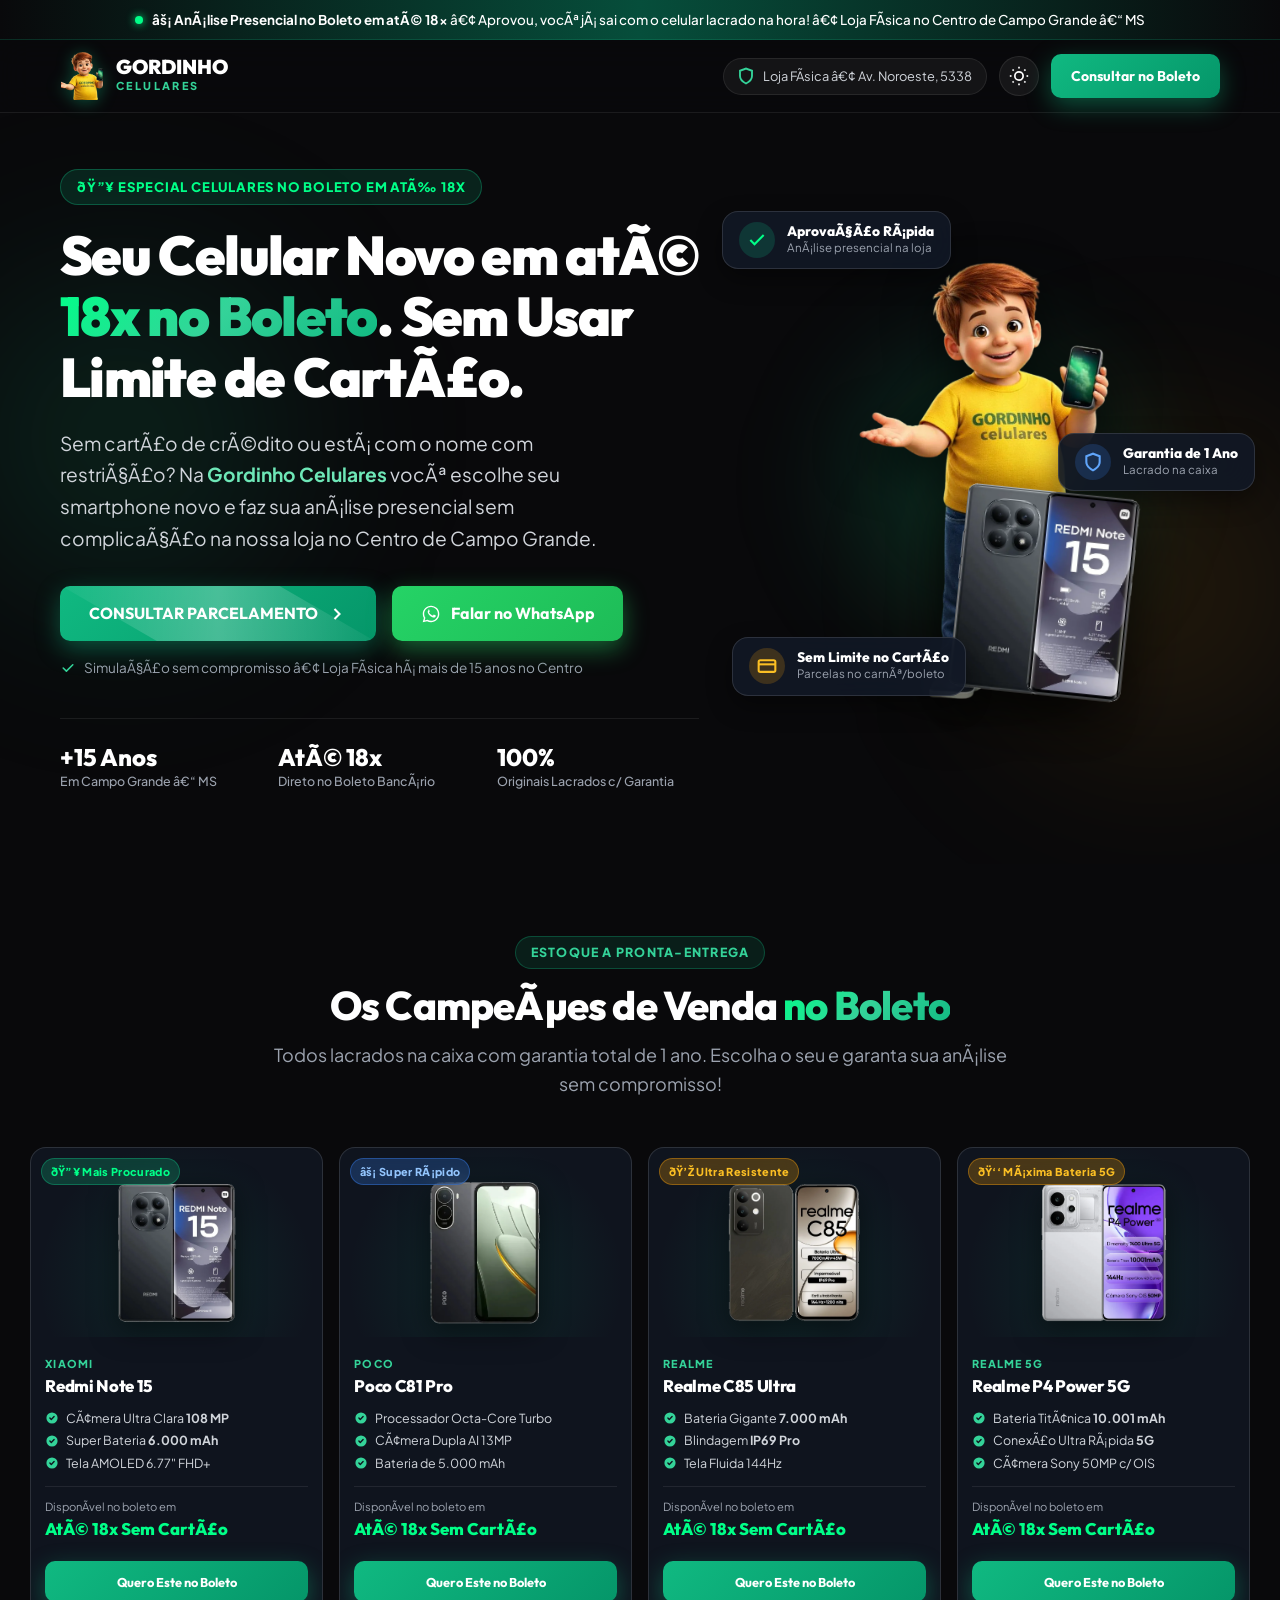
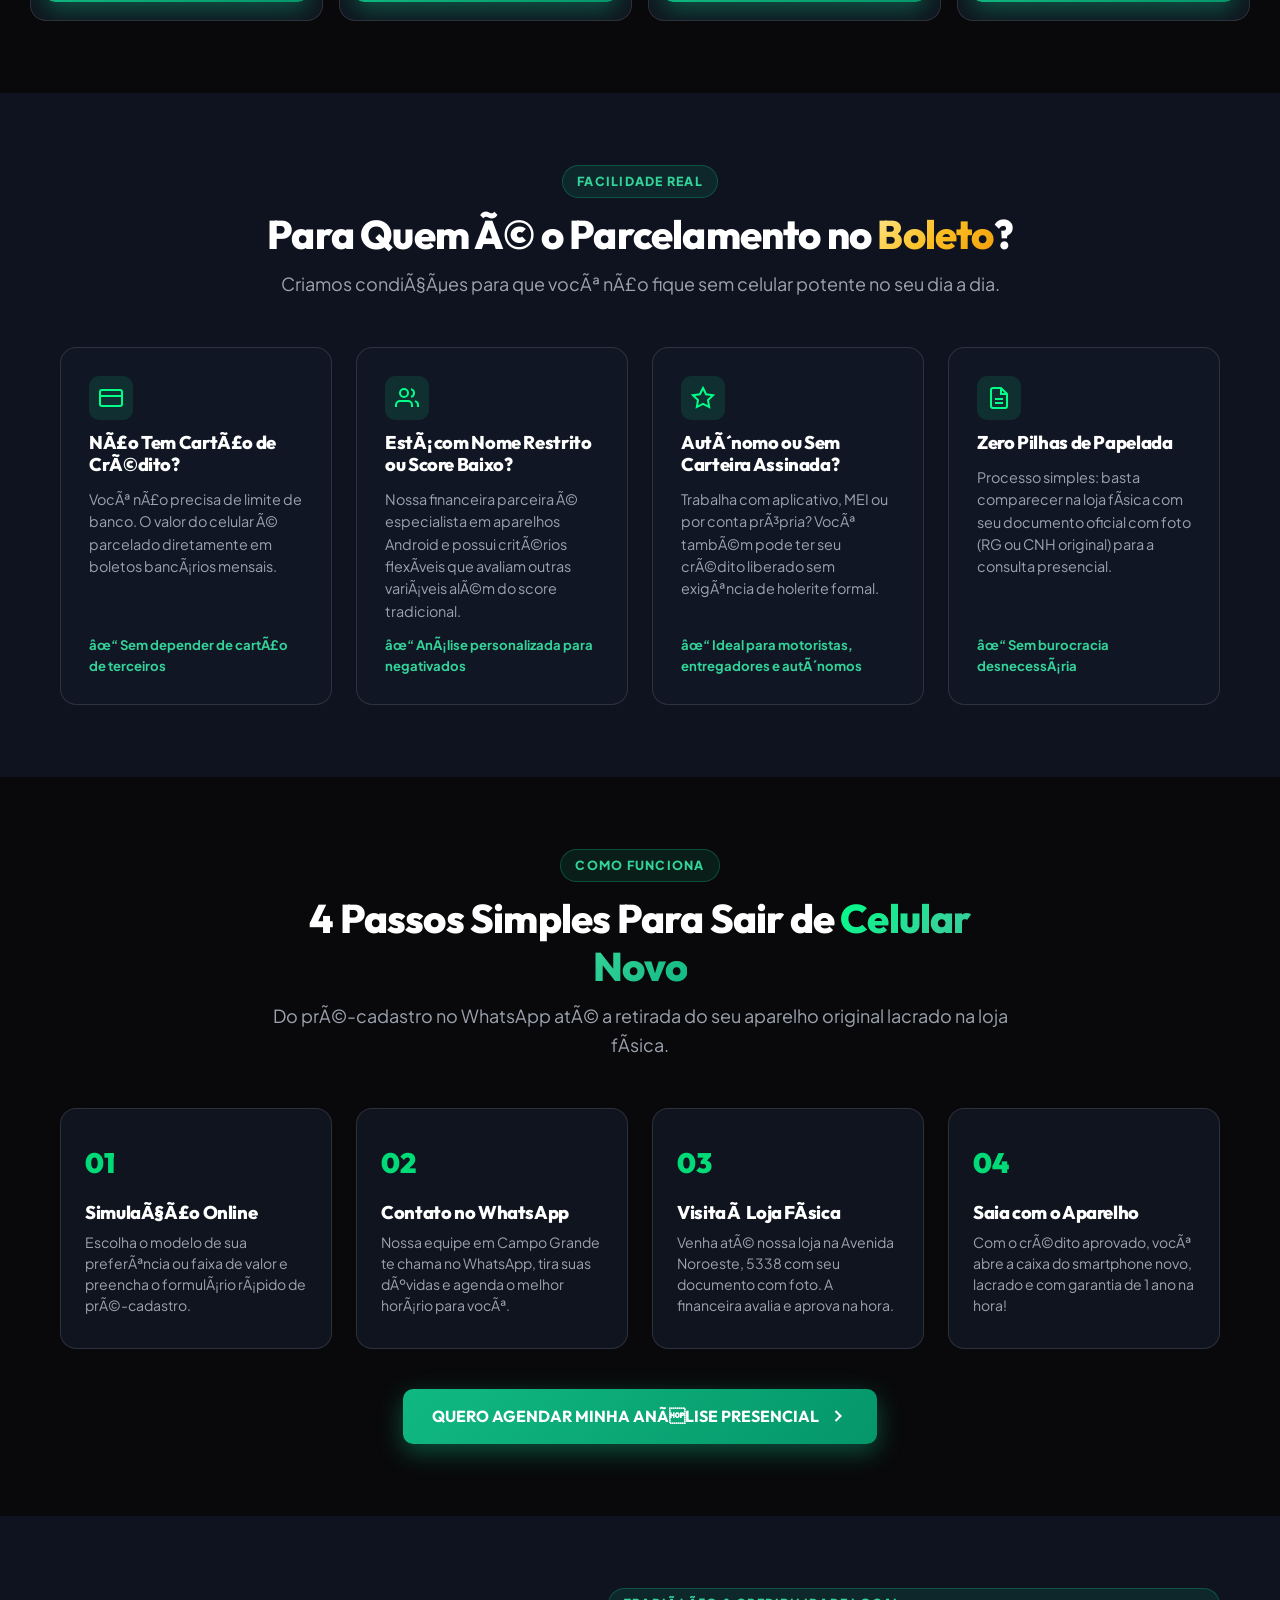
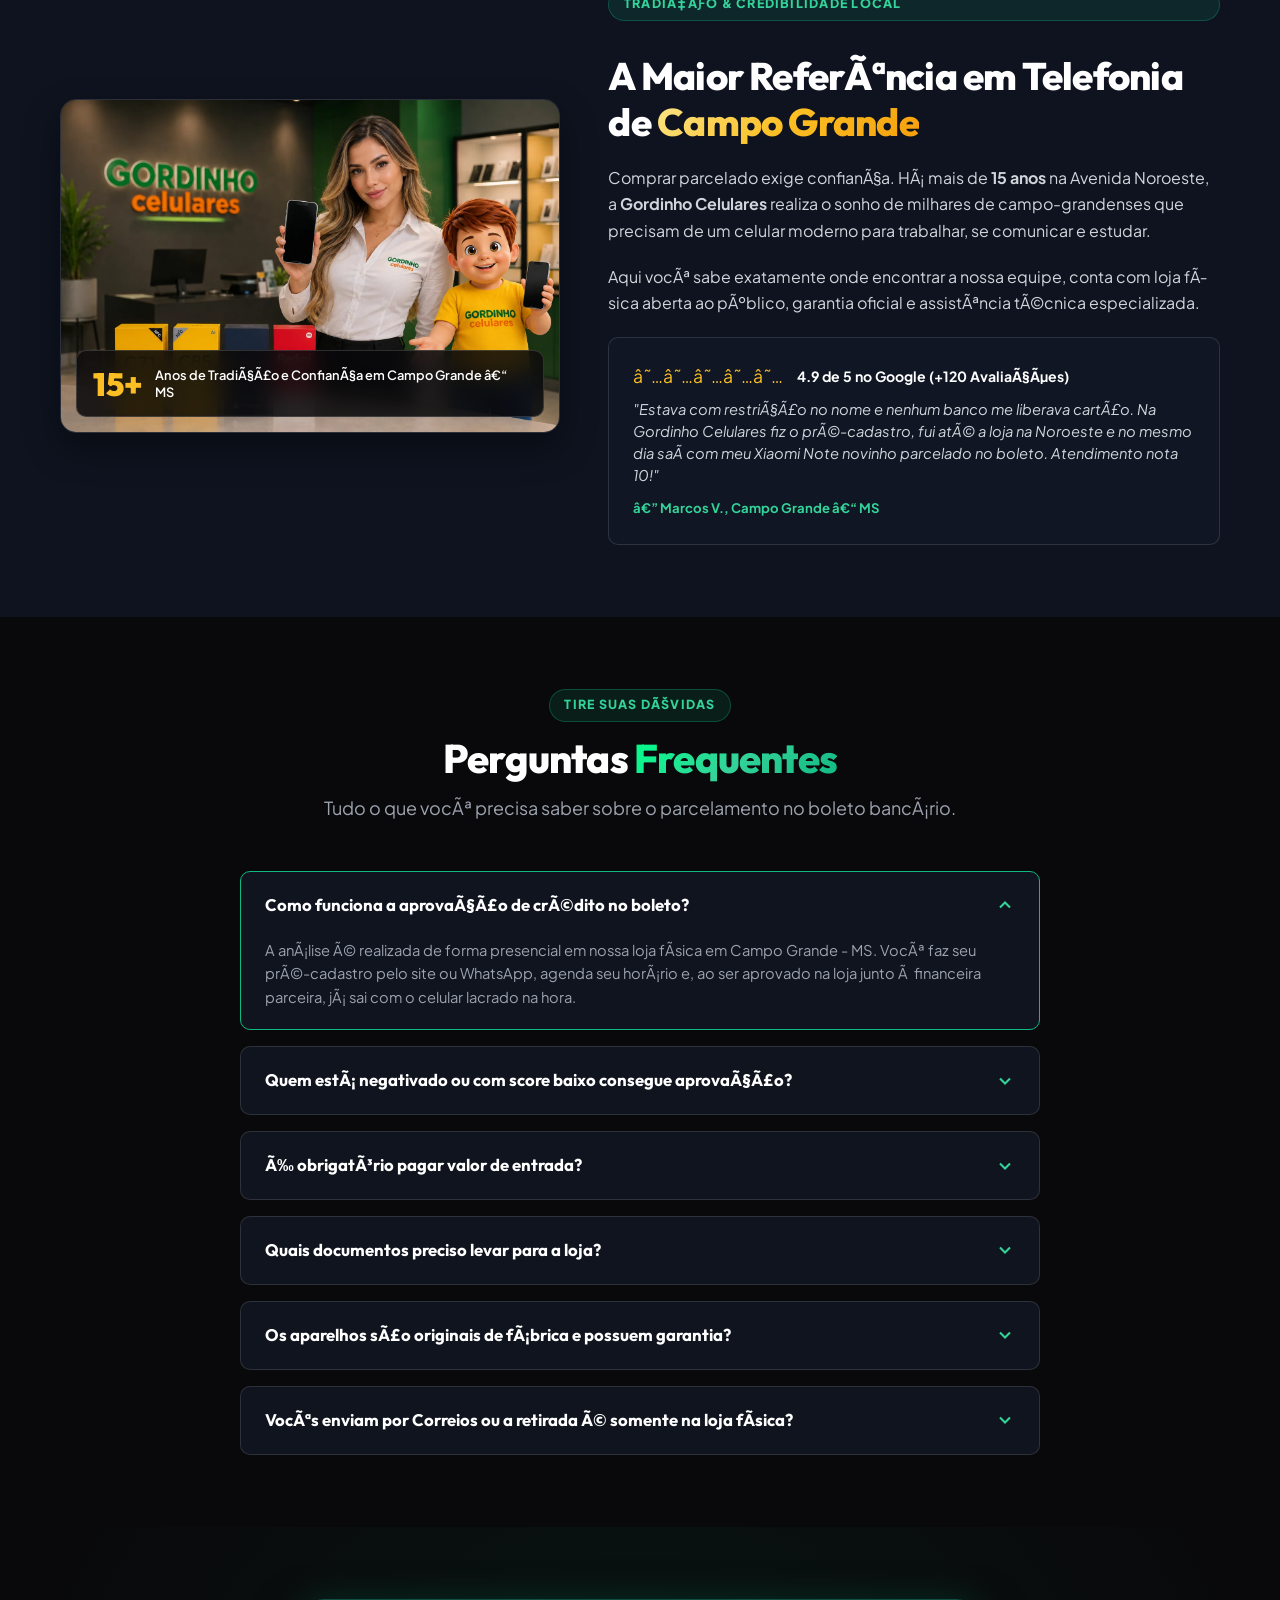
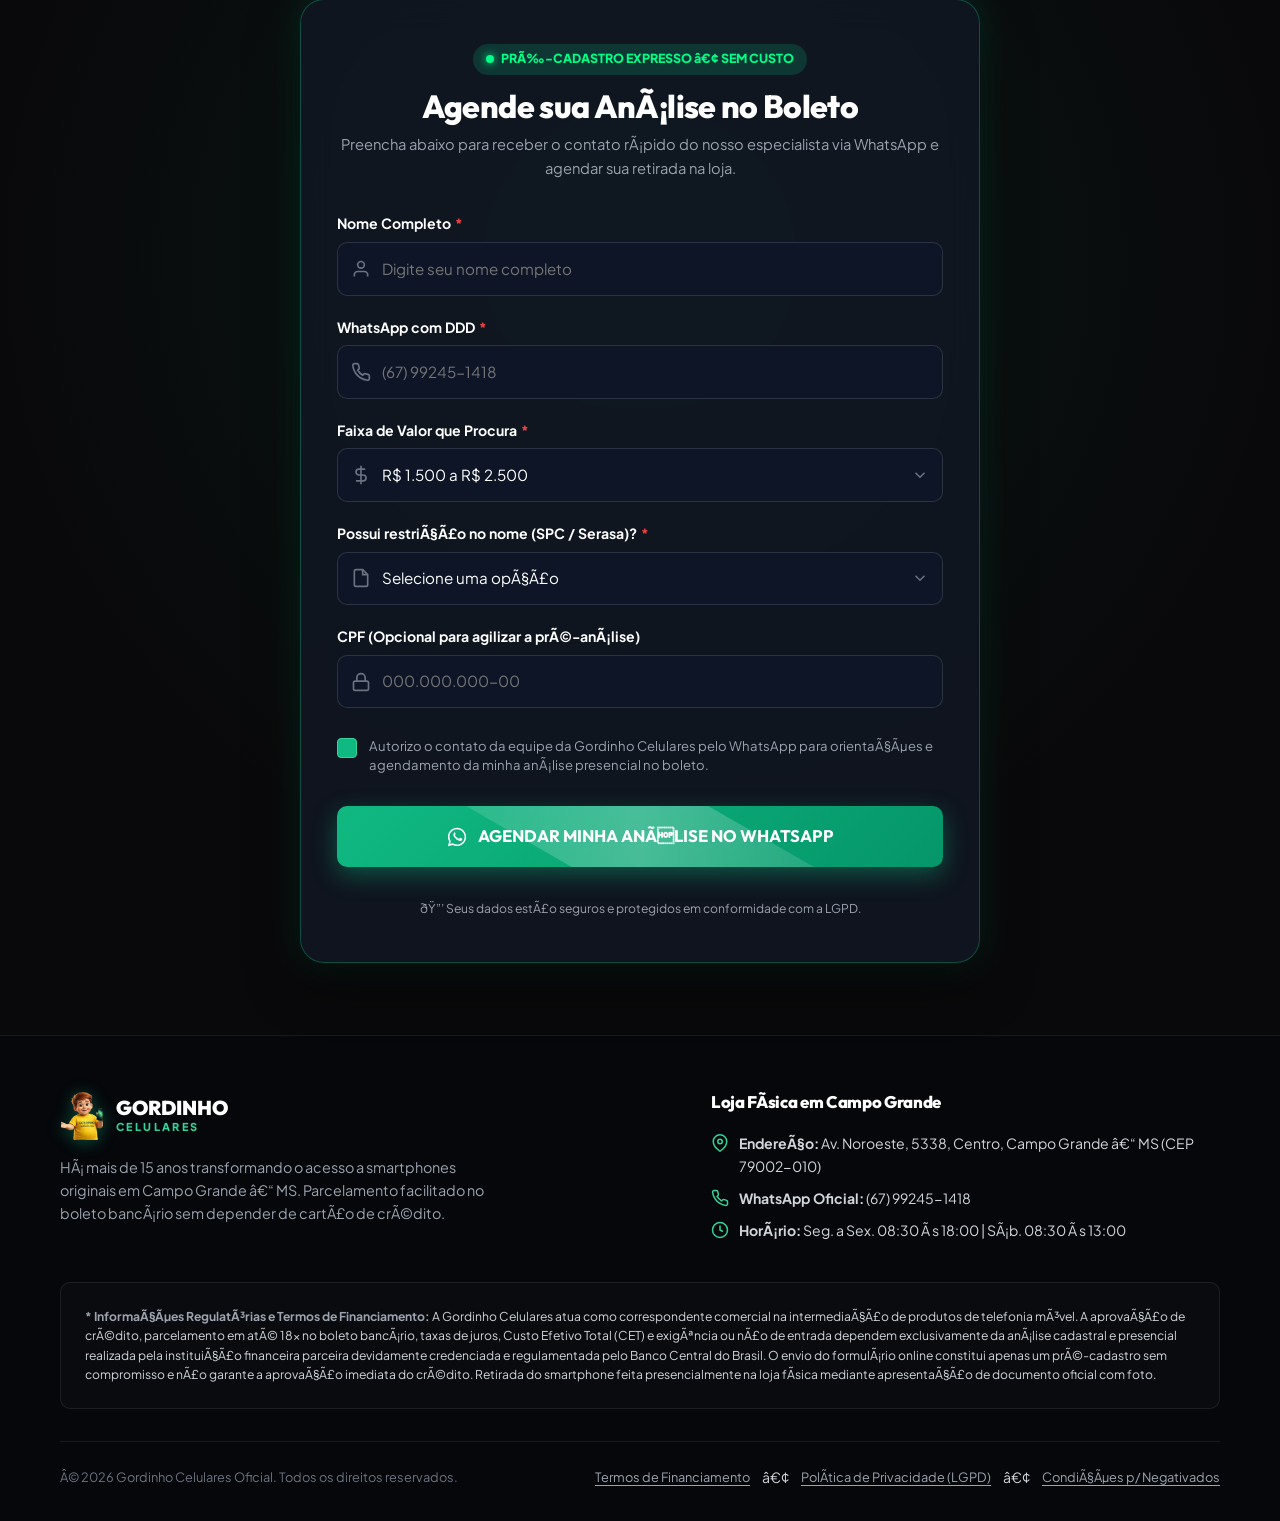
<file: boleto/index.html>
<!DOCTYPE html>
<html lang="pt-BR" class="scroll-smooth" data-theme="dark">

<head>
  <script>
    if (window.location.pathname.endsWith('/boleto')) {
      window.location.replace(window.location.pathname + '/' + window.location.search + window.location.hash);
    }
  </script>
  <!-- Google Tag Manager -->
  <script>(function (w, d, s, l, i) {
      w[l] = w[l] || []; w[l].push({
        'gtm.start':
          new Date().getTime(), event: 'gtm.js'
      }); var f = d.getElementsByTagName(s)[0],
        j = d.createElement(s), dl = l != 'dataLayer' ? '&l=' + l : ''; j.async = true; j.src =
          'https://www.googletagmanager.com/gtm.js?id=' + i + dl; f.parentNode.insertBefore(j, f);
    })(window, document, 'script', 'dataLayer', 'GTM-5VFSNDQG');</script>
  <!-- End Google Tag Manager -->

  <!-- Meta Pixel Code -->
  <script>
    !function (f, b, e, v, n, t, s) {
      if (f.fbq) return; n = f.fbq = function () {
        n.callMethod ?
          n.callMethod.apply(n, arguments) : n.queue.push(arguments)
      };
      if (!f._fbq) f._fbq = n; n.push = n; n.loaded = !0; n.version = '2.0';
      n.queue = []; t = b.createElement(e); t.async = !0;
      t.src = v; s = b.getElementsByTagName(e)[0];
      s.parentNode.insertBefore(t, s)
    }(window, document, 'script',
      'https://connect.facebook.net/en_US/fbevents.js');
    fbq('init', '1542748597244109');
    fbq('track', 'PageView');
  </script>
  <noscript><img height="1" width="1" style="display:none"
      src="https://www.facebook.com/tr?id=1542748597244109&ev=PageView&noscript=1" /></noscript>
  <!-- End Meta Pixel Code -->

  <meta charset="UTF-8">
  <meta name="viewport" content="width=device-width, initial-scale=1.0, maximum-scale=5.0">

  <!-- Título e Descrição Otimizados para Intenção de Compra no Google Ads -->
  <title>Gordinho Celulares Campo Grande | Celulares no Boleto em até 18x Sem Cartão</title>
  <meta name="description"
    content="Compre seu Celular Novo no Boleto Bancário em até 18x em Campo Grande - MS. Sem precisar de limite no cartão e facilidade p/ negativados na loja física da Av. Noroeste. Faça sua simulação online!">
  <meta name="keywords"
    content="celular no boleto campo grande ms, comprar celular carne campo grande, celular parcelado sem cartao, gordinho celulares campo grande, xiaomi no boleto ms, realme campo grande boleto, celular para negativados campo grande">
  <meta name="author" content="Gordinho Celulares">

  <!-- Rastreamento, Indexação e Performance -->
  <link rel="canonical" href="https://www.gordinhocelularesoficial.com.br/boleto/">
  <meta name="robots" content="index, follow, max-image-preview:large, max-snippet:-1, max-video-preview:-1">
  <meta name="googlebot" content="index, follow, max-snippet:-1, max-image-preview:large, max-video-preview:-1">

  <!-- SEO Local e Geo-Tags para Campo Grande - MS -->
  <meta name="geo.region" content="BR-MS">
  <meta name="geo.placename" content="Campo Grande">
  <meta name="geo.position" content="-20.4578;-54.6198">
  <meta name="ICBM" content="-20.4578, -54.6198">

  <!-- Open Graph / WhatsApp / Redes Sociais -->
  <meta property="og:type" content="website">
  <meta property="og:url" content="https://www.gordinhocelularesoficial.com.br/boleto/">
  <meta property="og:site_name" content="Gordinho Celulares">
  <meta property="og:title" content="Gordinho Celulares Campo Grande | Celulares no Boleto em até 18x">
  <meta property="og:description"
    content="Seu celular novo em até 18x no boleto sem limite de cartão. Loja física há mais de 15 anos no Centro de Campo Grande – MS!">
  <meta property="og:image" content="./Gordinho+influencer.webp">
  <meta property="og:image:width" content="1200">
  <meta property="og:image:height" content="630">
  <meta property="og:locale" content="pt_BR">
  <meta name="theme-color" content="#09090b" id="meta-theme-color">

  <!-- Favicons e Ícones -->
  <link rel="icon" type="image/webp" href="./mascote_avatar.webp">
  <link rel="apple-touch-icon" href="./mascote_avatar.webp">

  <!-- Otimização de Fontes do Google (Core Web Vitals) -->
  <link rel="preconnect" href="https://fonts.googleapis.com">
  <link rel="preconnect" href="https://fonts.gstatic.com" crossorigin>
  <link
    href="https://fonts.googleapis.com/css2?family=Outfit:wght@400;600;700;800;900&family=Plus+Jakarta+Sans:wght@400;500;600;700;800&display=swap"
    rel="stylesheet">

  <!-- Preload dos Ativos do LCP (Hero) -->
  <link rel="preload" as="image" href="./Logo_cropped.webp" type="image/webp" fetchpriority="high">
  <link rel="preload" as="image" href="./modelos/RedmiNote15.webp" type="image/webp" fetchpriority="high">

  <link rel="stylesheet" href="styles.css">

  <!-- Dados Estruturados Schema.org (JSON-LD) para Google Ads e SEO -->
  <script type="application/ld+json">
  {
    "@context": "https://schema.org",
    "@graph": [
      {
        "@type": ["LocalBusiness", "ElectronicsStore"],
        "@id": "https://www.gordinhocelularesoficial.com.br/#store",
        "name": "Gordinho Celulares",
        "alternateName": ["Gordinho Celulares Campo Grande", "Gordinho Celulares Oficial"],
        "url": "https://www.gordinhocelularesoficial.com.br/boleto/",
        "logo": "https://www.gordinhocelularesoficial.com.br/mascote_avatar.webp",
        "image": "https://www.gordinhocelularesoficial.com.br/Gordinho+influencer.webp",
        "description": "Loja física com mais de 15 anos em Campo Grande - MS especializada em venda de celulares Android (Xiaomi, Poco, Realme) parcelados em até 18x no boleto bancário sem necessidade de cartão de crédito e facilidade para negativados.",
        "telephone": "+55-67-99245-1418",
        "priceRange": "$$",
        "currenciesAccepted": "BRL",
        "paymentAccepted": "Boleto Bancário, Pix, Cartão de Crédito, Dinheiro",
        "address": {
          "@type": "PostalAddress",
          "streetAddress": "Av. Noroeste, 5338",
          "addressLocality": "Campo Grande",
          "addressRegion": "MS",
          "postalCode": "79002-010",
          "addressCountry": "BR"
        },
        "geo": {
          "@type": "GeoCoordinates",
          "latitude": -20.4578,
          "longitude": -54.6198
        },
        "openingHoursSpecification": [
          {
            "@type": "OpeningHoursSpecification",
            "dayOfWeek": ["Monday", "Tuesday", "Wednesday", "Thursday", "Friday"],
            "opens": "08:30",
            "closes": "18:00"
          },
          {
            "@type": "OpeningHoursSpecification",
            "dayOfWeek": ["Saturday"],
            "opens": "08:30",
            "closes": "13:00"
          }
        ],
        "aggregateRating": {
          "@type": "AggregateRating",
          "ratingValue": "4.9",
          "reviewCount": "127",
          "bestRating": "5",
          "worstRating": "1"
        }
      },
      {
        "@type": "FAQPage",
        "@id": "https://www.gordinhocelularesoficial.com.br/boleto/#faq",
        "mainEntity": [
          {
            "@type": "Question",
            "name": "Como funciona a compra de celular no boleto bancário?",
            "acceptedAnswer": {
              "@type": "Answer",
              "text": "Você escolhe o aparelho, faz uma simulação online no nosso site e nossa equipe agenda sua visita à nossa loja física em Campo Grande - MS. Lá, é feita a consulta presencial rápida junto à instituição financeira parceira. Aprovado, você já sai com o celular lacrado na hora!"
            }
          },
          {
            "@type": "Question",
            "name": "Quem está negativado ou com score baixo consegue aprovação?",
            "acceptedAnswer": {
              "@type": "Answer",
              "text": "Sim! Nossas financeiras parceiras são focadas em modelos Android e contam com análise flexível que avalia outros critérios além do score do SPC/Serasa. Muitos clientes com restrição conseguem aprovação presencial."
            }
          },
          {
            "@type": "Question",
            "name": "Precisa dar valor de entrada?",
            "acceptedAnswer": {
              "@type": "Answer",
              "text": "O valor da entrada depende da análise de crédito individual feita na loja. Em diversos casos a entrada é mínima ou bastante acessível. Ao fazer seu pré-cadastro, nossa equipe passa todas as orientações."
            }
          },
          {
            "@type": "Question",
            "name": "Quais documentos preciso apresentar na loja?",
            "acceptedAnswer": {
              "@type": "Answer",
              "text": "Apenas um documento oficial de identificação com foto (RG ou CNH original e atualizada) e dados básicos para consulta de crédito. Não é necessário holerite ou burocracia."
            }
          },
          {
            "@type": "Question",
            "name": "Os celulares são novos, originais e com garantia?",
            "acceptedAnswer": {
              "@type": "Answer",
              "text": "Sim! Trabalhamos exclusivamente com smartphones 100% originais de fábrica, novos e lacrados na caixa com todos os acessórios e garantia total de 1 ano."
            }
          },
          {
            "@type": "Question",
            "name": "Onde fica a loja física?",
            "acceptedAnswer": {
              "@type": "Answer",
              "text": "Nossa loja física fica no Centro de Campo Grande - MS, na Avenida Noroeste, 5338 (Centro), com fácil acesso e estacionamento."
            }
          }
        ]
      }
    ]
  }
  </script>
</head>

<body>
  <a href="#pre-cadastro" class="skip-link">Pular para o pré-cadastro</a>

  <!-- Google Tag Manager (noscript) -->
  <noscript><iframe src="https://www.googletagmanager.com/ns.html?id=GTM-5VFSNDQG" height="0" width="0"
      style="display:none;visibility:hidden"></iframe></noscript>
  <!-- End Google Tag Manager (noscript) -->

  <!-- 1. Topbar de Urgência e Transparência Local -->
  <aside class="topbar">
    <div class="container topbar-content">
      <span class="pulse-dot"></span>
      <p class="topbar-text">
        <strong>⚡ Análise Presencial no Boleto em até 18x</strong> • Aprovou, você já sai com o celular lacrado na hora! • Loja Física no Centro de Campo Grande – MS
      </p>
    </div>
  </aside>

  <!-- 2. Header CRO Especializado (Zero Fugas) -->
  <header class="header" id="navbar">
    <div class="container header-container">
      <a href="#inicio" class="brand-badge-box" aria-label="Gordinho Celulares Início">
        <picture>
          <source srcset="./mascote_avatar.webp" type="image/webp">
          <img src="./mascote_avatar.webp" alt="Mascote Gordinho Celulares" class="brand-mascote-avatar" width="44" height="48">
        </picture>
        <div class="brand-text-block">
          <span class="brand-name-top">GORDINHO</span>
          <span class="brand-name-sub">CELULARES</span>
        </div>
      </a>

      <div class="header-right">
        <div class="header-trust-badge">
          <svg class="header-trust-icon" viewBox="0 0 24 24" fill="none" stroke="currentColor" stroke-width="2.5">
            <path d="M12 22s8-4 8-10V5l-8-3-8 3v7c0 6 8 10 8 10z"></path>
          </svg>
          <span>Loja Física • Av. Noroeste, 5338</span>
        </div>

        <!-- Botão Alternar Tema Claro / Escuro -->
        <button id="theme-toggle" class="theme-toggle-btn" aria-label="Alternar tema claro ou escuro" title="Alternar tema">
          <svg class="theme-icon theme-icon-sun" viewBox="0 0 24 24" fill="none" stroke="currentColor" stroke-width="2">
            <circle cx="12" cy="12" r="5"></circle>
            <line x1="12" y1="1" x2="12" y2="3"></line>
            <line x1="12" y1="21" x2="12" y2="23"></line>
            <line x1="4.22" y1="4.22" x2="5.64" y2="5.64"></line>
            <line x1="18.36" y1="18.36" x2="19.78" y2="19.78"></line>
            <line x1="1" y1="12" x2="3" y2="12"></line>
            <line x1="21" y1="12" x2="23" y2="12"></line>
            <line x1="4.22" y1="19.78" x2="5.64" y2="18.36"></line>
            <line x1="18.36" y1="5.64" x2="19.78" y2="4.22"></line>
          </svg>
          <svg class="theme-icon theme-icon-moon" viewBox="0 0 24 24" fill="none" stroke="currentColor" stroke-width="2">
            <path d="M21 12.79A9 9 0 1 1 11.21 3 7 7 0 0 0 21 12.79z"></path>
          </svg>
        </button>

        <a href="#pre-cadastro" class="btn btn-cta" style="padding: 0.65rem 1.25rem; font-size: 0.88rem;">
          Consultar no Boleto
        </a>
      </div>
    </div>
  </header>

  <main id="main-content">
    <!-- 3. Hero Section de Alta Conversão -->
    <section class="hero-section" id="inicio">
      <div class="hero-glow-1"></div>
      <div class="hero-glow-2"></div>

      <div class="container hero-grid">
        <div class="hero-text-content">
          <div class="hero-tag">
            <span>🔥 ESPECIAL CELULARES NO BOLETO EM ATÉ 18X</span>
          </div>

          <h1 class="hero-title">
            Seu Celular Novo em até <span class="gradient-text-emerald">18x no Boleto</span>. Sem Usar Limite de Cartão.
          </h1>

          <p class="hero-subtitle">
            Sem cartão de crédito ou está com o nome com restrição? Na <strong class="hero-highlight-brand">Gordinho Celulares</strong> você escolhe seu smartphone novo e faz sua análise presencial sem complicação na nossa loja no Centro de Campo Grande.
          </p>

          <div class="hero-actions">
            <div class="hero-btn-row">
              <a href="#pre-cadastro" class="btn btn-cta btn-pulse" id="hero-btn-simular">
                <span>CONSULTAR PARCELAMENTO</span>
                <svg viewBox="0 0 24 24" fill="none" stroke="currentColor" stroke-width="2.5" width="20" height="20">
                  <polyline points="9 18 15 12 9 6"></polyline>
                </svg>
                <span class="btn-shimmer"></span>
              </a>

              <a href="#pre-cadastro" class="btn btn-whatsapp" id="hero-btn-whatsapp">
                <svg viewBox="0 0 24 24" fill="currentColor" width="20" height="20">
                  <path d="M12.04 2C6.58 2 2.13 6.45 2.13 11.91C2.13 13.66 2.59 15.36 3.45 16.86L2.05 22L7.3 20.62C8.75 21.41 10.38 21.83 12.04 21.83C17.5 21.83 21.95 17.38 21.95 11.92C21.95 9.27 20.92 6.78 19.05 4.91C17.18 3.03 14.69 2 12.04 2M12.05 3.67C14.25 3.67 16.31 4.53 17.87 6.09C19.42 7.65 20.28 9.72 20.28 11.92C20.28 16.46 16.58 20.15 12.04 20.15C10.56 20.15 9.11 19.76 7.85 19L7.55 18.83L4.43 19.65L5.26 16.61L5.06 16.29C4.24 15 3.8 13.47 3.8 11.91C3.81 7.37 7.5 3.67 12.05 3.67M9.53 7.33C9.37 7.33 9.11 7.39 8.89 7.63C8.68 7.86 8.07 8.44 8.07 9.61C8.07 10.78 8.92 11.91 9.04 12.07C9.16 12.23 10.71 14.62 13.08 15.65C13.65 15.89 14.08 16.03 14.43 16.15C15 16.33 15.53 16.3 15.96 16.24C16.43 16.17 17.43 15.63 17.64 15.05C17.85 14.46 17.85 13.96 17.78 13.86C17.72 13.75 17.56 13.69 17.32 13.57C17.08 13.45 15.91 12.87 15.69 12.79C15.47 12.71 15.31 12.67 15.15 12.91C14.99 13.14 14.53 13.69 14.39 13.85C14.25 14 14.11 14.02 13.87 13.9C13.63 13.78 12.62 13.45 11.43 12.38C10.5 11.55 9.87 10.52 9.69 10.21C9.51 9.9 9.67 9.73 9.79 9.61C9.9 9.5 10.04 9.32 10.16 9.18C10.28 9.04 10.32 8.94 10.4 8.78C10.48 8.62 10.44 8.48 10.38 8.36C10.32 8.24 9.86 7.12 9.67 6.66C9.48 6.22 9.29 6.28 9.15 6.27C9.02 6.27 8.86 6.26 8.7 6.26"/>
                </svg>
                <span>Falar no WhatsApp</span>
              </a>
            </div>

            <div class="hero-micro-risk">
              <svg viewBox="0 0 20 20" fill="currentColor">
                <path fill-rule="evenodd"
                  d="M16.707 5.293a1 1 0 010 1.414l-8 8a1 1 0 01-1.414 0l-4-4a1 1 0 011.414-1.414L8 12.586l7.293-7.293a1 1 0 011.414 0z"
                  clip-rule="evenodd" />
              </svg>
              <span>Simulação sem compromisso • Loja Física há mais de 15 anos no Centro</span>
            </div>
          </div>

          <div class="hero-stats-row">
            <div class="hero-stat-item">
              <span class="stat-number">+15 Anos</span>
              <span class="stat-label">Em Campo Grande – MS</span>
            </div>
            <div class="hero-stat-item">
              <span class="stat-number">Até 18x</span>
              <span class="stat-label">Direto no Boleto Bancário</span>
            </div>
            <div class="hero-stat-item">
              <span class="stat-number">100%</span>
              <span class="stat-label">Originais Lacrados c/ Garantia</span>
            </div>
          </div>
        </div>

        <!-- Visual do Hero -->
        <div class="hero-visual-card">
          <div class="visual-radial-backdrop"></div>

          <div class="visual-composition">
            <div class="mascote-hero-box">
              <picture>
                <source srcset="./Logo_cropped.webp" type="image/webp">
                <img src="./Logo_cropped.webp" alt="Mascote Gordinho Celulares" class="mascote-hero-img" width="250" height="436" fetchpriority="high">
              </picture>
            </div>

            <div class="phones-hero-side">
              <picture>
                <source srcset="./modelos/RedmiNote15.webp" type="image/webp">
                <img src="./modelos/RedmiNote15.webp" alt="Celular Xiaomi no Boleto" class="phone-hero-img" width="180" height="214" fetchpriority="high">
              </picture>
            </div>
          </div>

          <!-- Badges Flutuantes -->
          <div class="floating-badge badge-pos-top">
            <div class="badge-circle-icon bg-emerald-circle">
              <svg viewBox="0 0 24 24" fill="none" stroke="currentColor" stroke-width="2.5" width="20" height="20">
                <polyline points="20 6 9 17 4 12"></polyline>
              </svg>
            </div>
            <div>
              <span class="badge-text-title">Aprovação Rápida</span>
              <span class="badge-text-sub">Análise presencial na loja</span>
            </div>
          </div>

          <div class="floating-badge badge-pos-bottom">
            <div class="badge-circle-icon bg-amber-circle">
              <svg viewBox="0 0 24 24" fill="none" stroke="currentColor" stroke-width="2.5" width="20" height="20">
                <rect x="2" y="5" width="20" height="14" rx="2"></rect>
                <line x1="2" y1="10" x2="22" y2="10"></line>
              </svg>
            </div>
            <div>
              <span class="badge-text-title">Sem Limite no Cartão</span>
              <span class="badge-text-sub">Parcelas no carnê/boleto</span>
            </div>
          </div>

          <div class="floating-badge badge-pos-right">
            <div class="badge-circle-icon bg-blue-circle">
              <svg viewBox="0 0 24 24" fill="none" stroke="currentColor" stroke-width="2.5" width="20" height="20">
                <path d="M12 22s8-4 8-10V5l-8-3-8 3v7c0 6 8 10 8 10z"></path>
              </svg>
            </div>
            <div>
              <span class="badge-text-title">Garantia de 1 Ano</span>
              <span class="badge-text-sub">Lacrado na caixa</span>
            </div>
          </div>
        </div>
      </div>
    </section>

    <!-- 4. Vitrine dos Aparelhos em Destaque -->
    <section class="showcase-section" id="modelos">
      <div class="container">
        <div class="section-header">
          <span class="section-pill">ESTOQUE A PRONTA-ENTREGA</span>
          <h2 class="section-title">Os Campeões de Venda <span class="gradient-text-emerald">no Boleto</span></h2>
          <p class="section-desc">Todos lacrados na caixa com garantia total de 1 ano. Escolha o seu e garanta sua análise sem compromisso!</p>
        </div>

        <div class="products-grid">
          <!-- Card 1: Redmi Note 15 -->
          <article class="product-card">
            <span class="product-badge-float">🔥 Mais Procurado</span>
            <div class="product-img-box">
              <picture>
                <source srcset="./modelos/RedmiNote15.webp" type="image/webp">
                <img src="./modelos/RedmiNote15.webp" alt="Xiaomi Redmi Note 15 no Boleto" class="product-img" width="180" height="214" loading="lazy">
              </picture>
            </div>
            <div class="product-body">
              <span class="product-brand-tag">XIAOMI</span>
              <h3 class="product-title">Redmi Note 15</h3>
              <ul class="product-specs-list">
                <li>
                  <svg viewBox="0 0 20 20" fill="currentColor"><path fill-rule="evenodd" d="M10 18a8 8 0 100-16 8 8 0 000 16zm3.707-9.293a1 1 0 00-1.414-1.414L9 10.586 7.707 9.293a1 1 0 00-1.414 1.414l2 2a1 1 0 001.414 0l4-4z" clip-rule="evenodd" /></svg>
                  <span>Câmera Ultra Clara <strong>108 MP</strong></span>
                </li>
                <li>
                  <svg viewBox="0 0 20 20" fill="currentColor"><path fill-rule="evenodd" d="M10 18a8 8 0 100-16 8 8 0 000 16zm3.707-9.293a1 1 0 00-1.414-1.414L9 10.586 7.707 9.293a1 1 0 00-1.414 1.414l2 2a1 1 0 001.414 0l4-4z" clip-rule="evenodd" /></svg>
                  <span>Super Bateria <strong>6.000 mAh</strong></span>
                </li>
                <li>
                  <svg viewBox="0 0 20 20" fill="currentColor"><path fill-rule="evenodd" d="M10 18a8 8 0 100-16 8 8 0 000 16zm3.707-9.293a1 1 0 00-1.414-1.414L9 10.586 7.707 9.293a1 1 0 00-1.414 1.414l2 2a1 1 0 001.414 0l4-4z" clip-rule="evenodd" /></svg>
                  <span>Tela AMOLED 6.77" FHD+</span>
                </li>
              </ul>
              <div class="product-price-box">
                <span class="price-sub">Disponível no boleto em</span>
                <span class="price-main">Até 18x Sem Cartão</span>
              </div>
              <button type="button" class="btn btn-cta btn-product-action btn-select-model" data-model="Xiaomi Redmi Note 15" data-price="1499">
                Quero Este no Boleto
              </button>
            </div>
          </article>

          <!-- Card 2: Poco C81 Pro -->
          <article class="product-card">
            <span class="product-badge-float badge-blue">⚡ Super Rápido</span>
            <div class="product-img-box">
              <picture>
                <source srcset="./modelos/PocoC81PRo.webp" type="image/webp">
                <img src="./modelos/PocoC81PRo.webp" alt="Xiaomi Poco C81 Pro no Boleto" class="product-img" width="180" height="211" loading="lazy">
              </picture>
            </div>
            <div class="product-body">
              <span class="product-brand-tag">POCO</span>
              <h3 class="product-title">Poco C81 Pro</h3>
              <ul class="product-specs-list">
                <li>
                  <svg viewBox="0 0 20 20" fill="currentColor"><path fill-rule="evenodd" d="M10 18a8 8 0 100-16 8 8 0 000 16zm3.707-9.293a1 1 0 00-1.414-1.414L9 10.586 7.707 9.293a1 1 0 00-1.414 1.414l2 2a1 1 0 001.414 0l4-4z" clip-rule="evenodd" /></svg>
                  <span>Processador Octa-Core Turbo</span>
                </li>
                <li>
                  <svg viewBox="0 0 20 20" fill="currentColor"><path fill-rule="evenodd" d="M10 18a8 8 0 100-16 8 8 0 000 16zm3.707-9.293a1 1 0 00-1.414-1.414L9 10.586 7.707 9.293a1 1 0 00-1.414 1.414l2 2a1 1 0 001.414 0l4-4z" clip-rule="evenodd" /></svg>
                  <span>Câmera Dupla AI 13MP</span>
                </li>
                <li>
                  <svg viewBox="0 0 20 20" fill="currentColor"><path fill-rule="evenodd" d="M10 18a8 8 0 100-16 8 8 0 000 16zm3.707-9.293a1 1 0 00-1.414-1.414L9 10.586 7.707 9.293a1 1 0 00-1.414 1.414l2 2a1 1 0 001.414 0l4-4z" clip-rule="evenodd" /></svg>
                  <span>Bateria de 5.000 mAh</span>
                </li>
              </ul>
              <div class="product-price-box">
                <span class="price-sub">Disponível no boleto em</span>
                <span class="price-main">Até 18x Sem Cartão</span>
              </div>
              <button type="button" class="btn btn-cta btn-product-action btn-select-model" data-model="Xiaomi Poco C81 Pro" data-price="1099">
                Quero Este no Boleto
              </button>
            </div>
          </article>

          <!-- Card 3: Realme C85 Ultra -->
          <article class="product-card">
            <span class="product-badge-float badge-gold">💎 Ultra Resistente</span>
            <div class="product-img-box">
              <picture>
                <source srcset="./modelos/RealmeC85.webp" type="image/webp">
                <img src="./modelos/RealmeC85.webp" alt="Realme C85 Ultra no Boleto" class="product-img" width="180" height="195" loading="lazy">
              </picture>
            </div>
            <div class="product-body">
              <span class="product-brand-tag">REALME</span>
              <h3 class="product-title">Realme C85 Ultra</h3>
              <ul class="product-specs-list">
                <li>
                  <svg viewBox="0 0 20 20" fill="currentColor"><path fill-rule="evenodd" d="M10 18a8 8 0 100-16 8 8 0 000 16zm3.707-9.293a1 1 0 00-1.414-1.414L9 10.586 7.707 9.293a1 1 0 00-1.414 1.414l2 2a1 1 0 001.414 0l4-4z" clip-rule="evenodd" /></svg>
                  <span>Bateria Gigante <strong>7.000 mAh</strong></span>
                </li>
                <li>
                  <svg viewBox="0 0 20 20" fill="currentColor"><path fill-rule="evenodd" d="M10 18a8 8 0 100-16 8 8 0 000 16zm3.707-9.293a1 1 0 00-1.414-1.414L9 10.586 7.707 9.293a1 1 0 00-1.414 1.414l2 2a1 1 0 001.414 0l4-4z" clip-rule="evenodd" /></svg>
                  <span>Blindagem <strong>IP69 Pro</strong></span>
                </li>
                <li>
                  <svg viewBox="0 0 20 20" fill="currentColor"><path fill-rule="evenodd" d="M10 18a8 8 0 100-16 8 8 0 000 16zm3.707-9.293a1 1 0 00-1.414-1.414L9 10.586 7.707 9.293a1 1 0 00-1.414 1.414l2 2a1 1 0 001.414 0l4-4z" clip-rule="evenodd" /></svg>
                  <span>Tela Fluida 144Hz</span>
                </li>
              </ul>
              <div class="product-price-box">
                <span class="price-sub">Disponível no boleto em</span>
                <span class="price-main">Até 18x Sem Cartão</span>
              </div>
              <button type="button" class="btn btn-cta btn-product-action btn-select-model" data-model="Realme C85 Ultra" data-price="1399">
                Quero Este no Boleto
              </button>
            </div>
          </article>

          <!-- Card 4: Realme P4 Power 5G -->
          <article class="product-card">
            <span class="product-badge-float badge-gold">👑 Máxima Bateria 5G</span>
            <div class="product-img-box">
              <picture>
                <source srcset="./modelos/RealmePower.webp" type="image/webp">
                <img src="./modelos/RealmePower.webp" alt="Realme P4 Power 5G no Boleto" class="product-img" width="180" height="201" loading="lazy">
              </picture>
            </div>
            <div class="product-body">
              <span class="product-brand-tag">REALME 5G</span>
              <h3 class="product-title">Realme P4 Power 5G</h3>
              <ul class="product-specs-list">
                <li>
                  <svg viewBox="0 0 20 20" fill="currentColor"><path fill-rule="evenodd" d="M10 18a8 8 0 100-16 8 8 0 000 16zm3.707-9.293a1 1 0 00-1.414-1.414L9 10.586 7.707 9.293a1 1 0 00-1.414 1.414l2 2a1 1 0 001.414 0l4-4z" clip-rule="evenodd" /></svg>
                  <span>Bateria Titânica <strong>10.001 mAh</strong></span>
                </li>
                <li>
                  <svg viewBox="0 0 20 20" fill="currentColor"><path fill-rule="evenodd" d="M10 18a8 8 0 100-16 8 8 0 000 16zm3.707-9.293a1 1 0 00-1.414-1.414L9 10.586 7.707 9.293a1 1 0 00-1.414 1.414l2 2a1 1 0 001.414 0l4-4z" clip-rule="evenodd" /></svg>
                  <span>Conexão Ultra Rápida <strong>5G</strong></span>
                </li>
                <li>
                  <svg viewBox="0 0 20 20" fill="currentColor"><path fill-rule="evenodd" d="M10 18a8 8 0 100-16 8 8 0 000 16zm3.707-9.293a1 1 0 00-1.414-1.414L9 10.586 7.707 9.293a1 1 0 00-1.414 1.414l2 2a1 1 0 001.414 0l4-4z" clip-rule="evenodd" /></svg>
                  <span>Câmera Sony 50MP c/ OIS</span>
                </li>
              </ul>
              <div class="product-price-box">
                <span class="price-sub">Disponível no boleto em</span>
                <span class="price-main">Até 18x Sem Cartão</span>
              </div>
              <button type="button" class="btn btn-cta btn-product-action btn-select-model" data-model="Realme P4 Power 5G" data-price="1899">
                Quero Este no Boleto
              </button>
            </div>
          </article>
        </div>
      </div>
    </section>

    <!-- 6. Matriz de Alívio de Objeções ("Quem Pode Comprar?") -->
    <section class="objections-section">
      <div class="container">
        <div class="section-header">
          <span class="section-pill">FACILIDADE REAL</span>
          <h2 class="section-title">Para Quem é o Parcelamento no <span class="gradient-text-gold">Boleto</span>?</h2>
          <p class="section-desc">Criamos condições para que você não fique sem celular potente no seu dia a dia.</p>
        </div>

        <div class="objections-grid">
          <div class="objection-card glass-card">
            <div class="objection-icon">
              <svg viewBox="0 0 24 24" fill="none" stroke="currentColor" stroke-width="2"><rect x="1" y="4" width="22" height="16" rx="2"></rect><line x1="1" y1="10" x2="23" y2="10"></line></svg>
            </div>
            <h3 class="objection-title">Não Tem Cartão de Crédito?</h3>
            <p class="objection-desc">Você não precisa de limite de banco. O valor do celular é parcelado diretamente em boletos bancários mensais.</p>
            <span class="objection-check">✓ Sem depender de cartão de terceiros</span>
          </div>

          <div class="objection-card glass-card">
            <div class="objection-icon">
              <svg viewBox="0 0 24 24" fill="none" stroke="currentColor" stroke-width="2"><path d="M17 21v-2a4 4 0 0 0-4-4H5a4 4 0 0 0-4 4v2"></path><circle cx="9" cy="7" r="4"></circle><path d="M23 21v-2a4 4 0 0 0-3-3.87"></path><path d="M16 3.13a4 4 0 0 1 0 7.75"></path></svg>
            </div>
            <h3 class="objection-title">Está com Nome Restrito ou Score Baixo?</h3>
            <p class="objection-desc">Nossa financeira parceira é especialista em aparelhos Android e possui critérios flexíveis que avaliam outras variáveis além do score tradicional.</p>
            <span class="objection-check">✓ Análise personalizada para negativados</span>
          </div>

          <div class="objection-card glass-card">
            <div class="objection-icon">
              <svg viewBox="0 0 24 24" fill="none" stroke="currentColor" stroke-width="2"><polygon points="12 2 15.09 8.26 22 9.27 17 14.14 18.18 21.02 12 17.77 5.82 21.02 7 14.14 2 9.27 8.91 8.26 12 2"></polygon></svg>
            </div>
            <h3 class="objection-title">Autônomo ou Sem Carteira Assinada?</h3>
            <p class="objection-desc">Trabalha com aplicativo, MEI ou por conta própria? Você também pode ter seu crédito liberado sem exigência de holerite formal.</p>
            <span class="objection-check">✓ Ideal para motoristas, entregadores e autônomos</span>
          </div>

          <div class="objection-card glass-card">
            <div class="objection-icon">
              <svg viewBox="0 0 24 24" fill="none" stroke="currentColor" stroke-width="2"><path d="M14 2H6a2 2 0 0 0-2 2v16a2 2 0 0 0 2 2h12a2 2 0 0 0 2-2V8z"></path><polyline points="14 2 14 8 20 8"></polyline><line x1="16" y1="13" x2="8" y2="13"></line><line x1="16" y1="17" x2="8" y2="17"></line></svg>
            </div>
            <h3 class="objection-title">Zero Pilhas de Papelada</h3>
            <p class="objection-desc">Processo simples: basta comparecer na loja física com seu documento oficial com foto (RG ou CNH original) para a consulta presencial.</p>
            <span class="objection-check">✓ Sem burocracia desnecessária</span>
          </div>
        </div>
      </div>
    </section>

    <!-- 7. Passo a Passo Simples -->
    <section class="steps-section">
      <div class="container">
        <div class="section-header">
          <span class="section-pill">COMO FUNCIONA</span>
          <h2 class="section-title">4 Passos Simples Para Sair de <span class="gradient-text-emerald">Celular Novo</span></h2>
          <p class="section-desc">Do pré-cadastro no WhatsApp até a retirada do seu aparelho original lacrado na loja física.</p>
        </div>

        <div class="steps-timeline">
          <div class="step-item glass-card">
            <span class="step-num-badge">01</span>
            <h3 class="step-title">Simulação Online</h3>
            <p class="step-desc">Escolha o modelo de sua preferência ou faixa de valor e preencha o formulário rápido de pré-cadastro.</p>
          </div>

          <div class="step-item glass-card">
            <span class="step-num-badge">02</span>
            <h3 class="step-title">Contato no WhatsApp</h3>
            <p class="step-desc">Nossa equipe em Campo Grande te chama no WhatsApp, tira suas dúvidas e agenda o melhor horário para você.</p>
          </div>

          <div class="step-item glass-card">
            <span class="step-num-badge">03</span>
            <h3 class="step-title">Visita à Loja Física</h3>
            <p class="step-desc">Venha até nossa loja na Avenida Noroeste, 5338 com seu documento com foto. A financeira avalia e aprova na hora.</p>
          </div>

          <div class="step-item glass-card">
            <span class="step-num-badge">04</span>
            <h3 class="step-title">Saia com o Aparelho</h3>
            <p class="step-desc">Com o crédito aprovado, você abre a caixa do smartphone novo, lacrado e com garantia de 1 ano na hora!</p>
          </div>
        </div>

        <div style="text-align: center; margin-top: 2.5rem;">
          <a href="#pre-cadastro" class="btn btn-cta btn-pulse">
            <span>QUERO AGENDAR MINHA ANÁLISE PRESENCIAL</span>
            <svg viewBox="0 0 24 24" fill="none" stroke="currentColor" stroke-width="2.5" width="20" height="20">
              <polyline points="9 18 15 12 9 6"></polyline>
            </svg>
          </a>
        </div>
      </div>
    </section>

    <!-- 8. Prova Social e Autoridade Local (Campo Grande – MS) -->
    <section class="authority-section">
      <div class="container">
        <div class="authority-grid">
          <div class="authority-img-wrapper">
            <picture>
              <source srcset="./Gordinho+influencer.webp" type="image/webp">
              <img src="./Gordinho+influencer.webp" alt="Loja física Gordinho Celulares na Avenida Noroeste em Campo Grande" class="authority-img" width="600" height="400" loading="lazy">
            </picture>
            <div class="authority-badge-years">
              <span class="badge-years-num">15+</span>
              <span class="badge-years-text">Anos de Tradição e Confiança em Campo Grande – MS</span>
            </div>
          </div>

          <div class="authority-content">
            <span class="section-pill">TRADIÇÃO & CREDIBILIDADE LOCAL</span>
            <h2 class="authority-title">A Maior Referência em Telefonia de <span class="gradient-text-gold">Campo Grande</span></h2>
            <p class="authority-text">
              Comprar parcelado exige confiança. Há mais de <strong>15 anos</strong> na Avenida Noroeste, a <strong>Gordinho Celulares</strong> realiza o sonho de milhares de campo-grandenses que precisam de um celular moderno para trabalhar, se comunicar e estudar.
            </p>
            <p class="authority-text">
              Aqui você sabe exatamente onde encontrar a nossa equipe, conta com loja física aberta ao público, garantia oficial e assistência técnica especializada.
            </p>

            <div class="reviews-summary-card">
              <div class="stars-row">
                ★★★★★ <span style="color: var(--text-main); font-size: 0.88rem; font-weight: 700; margin-left: 0.5rem;">4.9 de 5 no Google (+120 Avaliações)</span>
              </div>
              <p class="review-quote">
                "Estava com restrição no nome e nenhum banco me liberava cartão. Na Gordinho Celulares fiz o pré-cadastro, fui até a loja na Noroeste e no mesmo dia saí com meu Xiaomi Note novinho parcelado no boleto. Atendimento nota 10!"
              </p>
              <span class="review-author">— Marcos V., Campo Grande – MS</span>
            </div>
          </div>
        </div>
      </div>
    </section>

    <!-- 9. FAQ Acordeão -->
    <section class="faq-section" id="faq">
      <div class="container">
        <div class="section-header">
          <span class="section-pill">TIRE SUAS DÚVIDAS</span>
          <h2 class="section-title">Perguntas <span class="gradient-text-emerald">Frequentes</span></h2>
          <p class="section-desc">Tudo o que você precisa saber sobre o parcelamento no boleto bancário.</p>
        </div>

        <div class="faq-list">
          <div class="faq-item">
            <button class="faq-question-btn" type="button" aria-expanded="true">
              <span>Como funciona a aprovação de crédito no boleto?</span>
              <svg class="faq-chevron" viewBox="0 0 24 24" fill="none" stroke="currentColor" stroke-width="2.5"><polyline points="6 9 12 15 18 9"></polyline></svg>
            </button>
            <div class="faq-answer">
              <p>A análise é realizada de forma presencial em nossa loja física em Campo Grande - MS. Você faz seu pré-cadastro pelo site ou WhatsApp, agenda seu horário e, ao ser aprovado na loja junto à financeira parceira, já sai com o celular lacrado na hora.</p>
            </div>
          </div>

          <div class="faq-item">
            <button class="faq-question-btn" type="button" aria-expanded="false">
              <span>Quem está negativado ou com score baixo consegue aprovação?</span>
              <svg class="faq-chevron" viewBox="0 0 24 24" fill="none" stroke="currentColor" stroke-width="2.5"><polyline points="6 9 12 15 18 9"></polyline></svg>
            </button>
            <div class="faq-answer">
              <p>Sim! Nossas financeiras parceiras são especializadas em smartphones Android e analisam critérios além do score do SPC/Serasa. Mesmo com restrições ativas, vale a pena preencher o pré-cadastro e vir até a loja consultar a liberação do seu CPF.</p>
            </div>
          </div>

          <div class="faq-item">
            <button class="faq-question-btn" type="button" aria-expanded="false">
              <span>É obrigatório pagar valor de entrada?</span>
              <svg class="faq-chevron" viewBox="0 0 24 24" fill="none" stroke="currentColor" stroke-width="2.5"><polyline points="6 9 12 15 18 9"></polyline></svg>
            </button>
            <div class="faq-answer">
              <p>O valor da entrada depende da análise de crédito individual feita na loja. Em diversos casos a entrada é mínima ou bastante acessível. Preenchendo o pré-cadastro, nossa equipe já te orienta sobre as melhores opções para o seu perfil.</p>
            </div>
          </div>

          <div class="faq-item">
            <button class="faq-question-btn" type="button" aria-expanded="false">
              <span>Quais documentos preciso levar para a loja?</span>
              <svg class="faq-chevron" viewBox="0 0 24 24" fill="none" stroke="currentColor" stroke-width="2.5"><polyline points="6 9 12 15 18 9"></polyline></svg>
            </button>
            <div class="faq-answer">
              <p>Basta apresentar seu documento oficial de identificação com foto (RG ou CNH original e atualizada) e dados básicos para a consulta. Não é necessário holerite ou comprovantes complexos.</p>
            </div>
          </div>

          <div class="faq-item">
            <button class="faq-question-btn" type="button" aria-expanded="false">
              <span>Os aparelhos são originais de fábrica e possuem garantia?</span>
              <svg class="faq-chevron" viewBox="0 0 24 24" fill="none" stroke="currentColor" stroke-width="2.5"><polyline points="6 9 12 15 18 9"></polyline></svg>
            </button>
            <div class="faq-answer">
              <p>Sim! Na Gordinho Celulares todos os aparelhos são 100% originais, novos e lacrados na caixa com todos os acessórios de fábrica e garantia total de 1 ano com nossa loja e fabricante.</p>
            </div>
          </div>

          <div class="faq-item">
            <button class="faq-question-btn" type="button" aria-expanded="false">
              <span>Vocês enviam por Correios ou a retirada é somente na loja física?</span>
              <svg class="faq-chevron" viewBox="0 0 24 24" fill="none" stroke="currentColor" stroke-width="2.5"><polyline points="6 9 12 15 18 9"></polyline></svg>
            </button>
            <div class="faq-answer">
              <p>Para sua segurança e conformidade financeira, a análise e a retirada do aparelho são feitas exclusivamente de forma presencial na nossa loja física em Campo Grande – MS (Av. Noroeste, 5338, Centro).</p>
            </div>
          </div>
        </div>
      </div>
    </section>

    <!-- 10. FORMULÁRIO DE PRÉ-CADASTRO DE ALTA CONVERSÃO -->
    <section class="form-section" id="pre-cadastro">
      <div class="container">
        <div class="lead-card-box glass-card">
          <div class="form-header">
            <div class="form-header-badge">
              <span class="pulse-dot"></span>
              <span>PRÉ-CADASTRO EXPRESSO • SEM CUSTO</span>
            </div>
            <h2 class="form-header-title">Agende sua Análise no Boleto</h2>
            <p class="form-header-desc">
              Preencha abaixo para receber o contato rápido do nosso especialista via WhatsApp e agendar sua retirada na loja.
            </p>
          </div>

          <form id="form-simulador-boleto" class="lead-form" novalidate>
            <input type="hidden" id="lead-produto-interesse" name="produto_interesse" value="Xiaomi Redmi Note 15 (18x)">

            <!-- Nome -->
            <div class="form-group">
              <label for="lead-nome" class="form-label">
                <span>Nome Completo</span>
                <span class="label-req">*</span>
              </label>
              <div class="input-field-box">
                <svg class="field-icon" viewBox="0 0 24 24" fill="none" stroke="currentColor" stroke-width="2"><path d="M20 21v-2a4 4 0 0 0-4-4H8a4 4 0 0 0-4 4v2"></path><circle cx="12" cy="7" r="4"></circle></svg>
                <input type="text" id="lead-nome" name="nome" class="form-input" placeholder="Digite seu nome completo" required autocomplete="name">
              </div>
              <span class="form-error-msg">Por favor, digite seu nome completo.</span>
            </div>

            <!-- WhatsApp -->
            <div class="form-group">
              <label for="lead-whatsapp" class="form-label">
                <span>WhatsApp com DDD</span>
                <span class="label-req">*</span>
              </label>
              <div class="input-field-box">
                <svg class="field-icon" viewBox="0 0 24 24" fill="none" stroke="currentColor" stroke-width="2"><path d="M22 16.92v3a2 2 0 0 1-2.18 2 19.79 19.79 0 0 1-8.63-3.07 19.5 19.5 0 0 1-6-6 19.79 19.79 0 0 1-3.07-8.67A2 2 0 0 1 4.11 2h3a2 2 0 0 1 2 1.72 12.84 12.84 0 0 0 .7 2.81 2 2 0 0 1-.45 2.11L8.09 9.91a16 16 0 0 0 6 6l1.27-1.27a2 2 0 0 1 2.11-.45 12.84 12.84 0 0 0 2.81.7A2 2 0 0 1 22 16.92z"></path></svg>
                <input type="tel" id="lead-whatsapp" name="whatsapp" class="form-input" placeholder="(67) 99245-1418" maxlength="15" required autocomplete="tel">
              </div>
              <span class="form-error-msg">Informe um WhatsApp válido com DDD (Campo Grande ou MS).</span>
            </div>

            <!-- Faixa de Valor -->
            <div class="form-group">
              <label for="lead-faixa-valor" class="form-label">
                <span>Faixa de Valor que Procura</span>
                <span class="label-req">*</span>
              </label>
              <div class="input-field-box">
                <svg class="field-icon" viewBox="0 0 24 24" fill="none" stroke="currentColor" stroke-width="2"><line x1="12" y1="1" x2="12" y2="23"></line><path d="M17 5H9.5a3.5 3.5 0 0 0 0 7h5a3.5 3.5 0 0 1 0 7H6"></path></svg>
                <select id="lead-faixa-valor" name="faixa_valor" class="form-input" required>
                  <option value="" disabled selected>Selecione a faixa de valor</option>
                  <option value="Até R$ 1.000">Até R$ 1.000</option>
                  <option value="R$ 1.000 a R$ 1.500">R$ 1.000 a R$ 1.500</option>
                  <option value="R$ 1.500 a R$ 2.500" selected>R$ 1.500 a R$ 2.500</option>
                  <option value="R$ 2.500 a R$ 4.000">R$ 2.500 a R$ 4.000</option>
                  <option value="Acima de R$ 4.000">Acima de R$ 4.000</option>
                </select>
                <svg class="select-arrow" viewBox="0 0 24 24" fill="none" stroke="currentColor" stroke-width="2"><polyline points="6 9 12 15 18 9"></polyline></svg>
              </div>
              <span class="form-error-msg">Selecione uma faixa de valor.</span>
            </div>

            <!-- Restrição no Nome -->
            <div class="form-group">
              <label for="lead-restricao" class="form-label">
                <span>Possui restrição no nome (SPC / Serasa)?</span>
                <span class="label-req">*</span>
              </label>
              <div class="input-field-box">
                <svg class="field-icon" viewBox="0 0 24 24" fill="none" stroke="currentColor" stroke-width="2"><path d="M14 2H6a2 2 0 0 0-2 2v16a2 2 0 0 0 2 2h12a2 2 0 0 0 2-2V8z"></path><polyline points="14 2 14 8 20 8"></polyline></svg>
                <select id="lead-restricao" name="restricao" class="form-input" required>
                  <option value="" disabled selected>Selecione uma opção</option>
                  <option value="Nome Limpo">Não, meu nome está limpo</option>
                  <option value="Possui Restrição">Sim, possuo restrição no nome</option>
                  <option value="Score Baixo">Não sei / Apenas score baixo</option>
                </select>
                <svg class="select-arrow" viewBox="0 0 24 24" fill="none" stroke="currentColor" stroke-width="2"><polyline points="6 9 12 15 18 9"></polyline></svg>
              </div>
              <span class="form-error-msg">Informe para prepararmos as condições corretas.</span>
            </div>

            <!-- CPF (Opcional) -->
            <div class="form-group">
              <label for="lead-cpf" class="form-label">
                <span>CPF (Opcional para agilizar a pré-análise)</span>
              </label>
              <div class="input-field-box">
                <svg class="field-icon" viewBox="0 0 24 24" fill="none" stroke="currentColor" stroke-width="2"><rect x="3" y="11" width="18" height="11" rx="2" ry="2"></rect><path d="M7 11V7a5 5 0 0 1 10 0v4"></path></svg>
                <input type="text" id="lead-cpf" name="cpf" class="form-input" placeholder="000.000.000-00" maxlength="14" autocomplete="off">
              </div>
              <span class="form-error-msg">Digite um CPF válido ou deixe em branco.</span>
            </div>

            <!-- Consentimento -->
            <div class="form-group">
              <label class="form-checkbox-row" for="lead-consent">
                <input type="checkbox" id="lead-consent" name="consent" required checked>
                <span class="custom-checkbox"></span>
                <span class="checkbox-text">
                  Autorizo o contato da equipe da Gordinho Celulares pelo WhatsApp para orientações e agendamento da minha análise presencial no boleto.
                </span>
              </label>
              <span class="form-error-msg">É necessário autorizar o contato para continuar.</span>
            </div>

            <button type="submit" class="btn btn-cta btn-pulse form-submit-btn" id="btn-submit-lead">
              <svg viewBox="0 0 24 24" fill="currentColor" width="22" height="22">
                <path d="M12.04 2C6.58 2 2.13 6.45 2.13 11.91C2.13 13.66 2.59 15.36 3.45 16.86L2.05 22L7.3 20.62C8.75 21.41 10.38 21.83 12.04 21.83C17.5 21.83 21.95 17.38 21.95 11.92C21.95 9.27 20.92 6.78 19.05 4.91C17.18 3.03 14.69 2 12.04 2M12.05 3.67C14.25 3.67 16.31 4.53 17.87 6.09C19.42 7.65 20.28 9.72 20.28 11.92C20.28 16.46 16.58 20.15 12.04 20.15C10.56 20.15 9.11 19.76 7.85 19L7.55 18.83L4.43 19.65L5.26 16.61L5.06 16.29C4.24 15 3.8 13.47 3.8 11.91C3.81 7.37 7.5 3.67 12.05 3.67M9.53 7.33C9.37 7.33 9.11 7.39 8.89 7.63C8.68 7.86 8.07 8.44 8.07 9.61C8.07 10.78 8.92 11.91 9.04 12.07C9.16 12.23 10.71 14.62 13.08 15.65C13.65 15.89 14.08 16.03 14.43 16.15C15 16.33 15.53 16.3 15.96 16.24C16.43 16.17 17.43 15.63 17.64 15.05C17.85 14.46 17.85 13.96 17.78 13.86C17.72 13.75 17.56 13.69 17.32 13.57C17.08 13.45 15.91 12.87 15.69 12.79C15.47 12.71 15.31 12.67 15.15 12.91C14.99 13.14 14.53 13.69 14.39 13.85C14.25 14 14.11 14.02 13.87 13.9C13.63 13.78 12.62 13.45 11.43 12.38C10.5 11.55 9.87 10.52 9.69 10.21C9.51 9.9 9.67 9.73 9.79 9.61C9.9 9.5 10.04 9.32 10.16 9.18C10.28 9.04 10.32 8.94 10.4 8.78C10.48 8.62 10.44 8.48 10.38 8.36C10.32 8.24 9.86 7.12 9.67 6.66C9.48 6.22 9.29 6.28 9.15 6.27C9.02 6.27 8.86 6.26 8.7 6.26"/>
              </svg>
              <span>AGENDAR MINHA ANÁLISE NO WHATSAPP</span>
              <span class="btn-shimmer"></span>
            </button>

            <p class="form-security-note">
              🔒 Seus dados estão seguros e protegidos em conformidade com a LGPD.
            </p>
          </form>
        </div>
      </div>
    </section>
  </main>

  <!-- 11. Rodapé com Compliance Financeiro Estrito (Google Ads) -->
  <footer class="footer">
    <div class="container">
      <div class="footer-grid">
        <div class="footer-col-about">
          <div class="brand-badge-box">
            <picture>
              <source srcset="./mascote_avatar.webp" type="image/webp">
              <img src="./mascote_avatar.webp" alt="Mascote Gordinho Celulares" class="brand-mascote-avatar" width="40" height="44" loading="lazy">
            </picture>
            <div class="brand-text-block">
              <span class="brand-name-top">GORDINHO</span>
              <span class="brand-name-sub">CELULARES</span>
            </div>
          </div>
          <p class="footer-text">
            Há mais de 15 anos transformando o acesso a smartphones originais em Campo Grande – MS. Parcelamento facilitado no boleto bancário sem depender de cartão de crédito.
          </p>
        </div>

        <div class="footer-col-contact">
          <h4 class="footer-heading">Loja Física em Campo Grande</h4>
          <ul class="footer-contact-list">
            <li>
              <svg viewBox="0 0 24 24" fill="none" stroke="currentColor" stroke-width="2"><path d="M21 10c0 7-9 13-9 13s-9-6-9-13a9 9 0 0 1 18 0z"></path><circle cx="12" cy="10" r="3"></circle></svg>
              <span><strong>Endereço:</strong> Av. Noroeste, 5338, Centro, Campo Grande – MS (CEP 79002-010)</span>
            </li>
            <li>
              <svg viewBox="0 0 24 24" fill="none" stroke="currentColor" stroke-width="2"><path d="M22 16.92v3a2 2 0 0 1-2.18 2 19.79 19.79 0 0 1-8.63-3.07 19.5 19.5 0 0 1-6-6 19.79 19.79 0 0 1-3.07-8.67A2 2 0 0 1 4.11 2h3a2 2 0 0 1 2 1.72 12.84 12.84 0 0 0 .7 2.81 2 2 0 0 1-.45 2.11L8.09 9.91a16 16 0 0 0 6 6l1.27-1.27a2 2 0 0 1 2.11-.45 12.84 12.84 0 0 0 2.81.7A2 2 0 0 1 22 16.92z"></path></svg>
              <span><strong>WhatsApp Oficial:</strong> (67) 99245-1418</span>
            </li>
            <li>
              <svg viewBox="0 0 24 24" fill="none" stroke="currentColor" stroke-width="2"><circle cx="12" cy="12" r="10"></circle><polyline points="12 6 12 12 16 14"></polyline></svg>
              <span><strong>Horário:</strong> Seg. a Sex. 08:30 às 18:00 | Sáb. 08:30 às 13:00</span>
            </li>
          </ul>
        </div>
      </div>

      <!-- Disclaimers Obrigatórios do Google Ads para Financiamento -->
      <div class="footer-disclaimer-box">
        <p>
          <strong>* Informações Regulatórias e Termos de Financiamento:</strong> A Gordinho Celulares atua como correspondente comercial na intermediação de produtos de telefonia móvel. A aprovação de crédito, parcelamento em até 18x no boleto bancário, taxas de juros, Custo Efetivo Total (CET) e exigência ou não de entrada dependem exclusivamente da análise cadastral e presencial realizada pela instituição financeira parceira devidamente credenciada e regulamentada pelo Banco Central do Brasil. O envio do formulário online constitui apenas um pré-cadastro sem compromisso e não garante a aprovação imediata do crédito. Retirada do smartphone feita presencialmente na loja física mediante apresentação de documento oficial com foto.
        </p>
      </div>

      <div class="footer-bottom-bar">
        <p class="footer-copyright">
          © 2026 Gordinho Celulares Oficial. Todos os direitos reservados.
        </p>
        <div class="legal-links">
          <button type="button" class="legal-link-btn open-policy-modal" data-policy="termos">Termos de Financiamento</button>
          <span>•</span>
          <button type="button" class="legal-link-btn open-policy-modal" data-policy="privacidade">Política de Privacidade (LGPD)</button>
          <span>•</span>
          <button type="button" class="legal-link-btn open-policy-modal" data-policy="negativados">Condições p/ Negativados</button>
        </div>
      </div>
    </div>
  </footer>

  <!-- 12. Modal de Políticas e Termos -->
  <div class="policy-modal" id="policy-modal" role="dialog" aria-modal="true" aria-labelledby="policy-modal-title">
    <div class="policy-modal-card">
      <div class="policy-modal-header">
        <h3 class="policy-modal-title" id="policy-modal-title">Termos</h3>
        <button type="button" class="policy-close-btn" id="policy-close-btn" aria-label="Fechar modal">&times;</button>
      </div>
      <div class="policy-modal-body" id="policy-modal-body"></div>
    </div>
  </div>

  <!-- 13. Barra Fixa Mobile (Sticky CTA CRO) -->
  <div class="mobile-sticky-cta-bar" id="mobile-sticky-cta">
    <div class="mobile-sticky-inner">
      <div class="mobile-sticky-text">
        <span class="sticky-text-main">Celular em até 18x no Boleto</span>
        <span class="sticky-text-sub">Sem cartão • Análise presencial</span>
      </div>
      <a href="#pre-cadastro" class="btn btn-cta mobile-sticky-btn">
        Consultar Agora
      </a>
    </div>
  </div>

  <script src="script.js"></script>
</body>

</html>
</file>
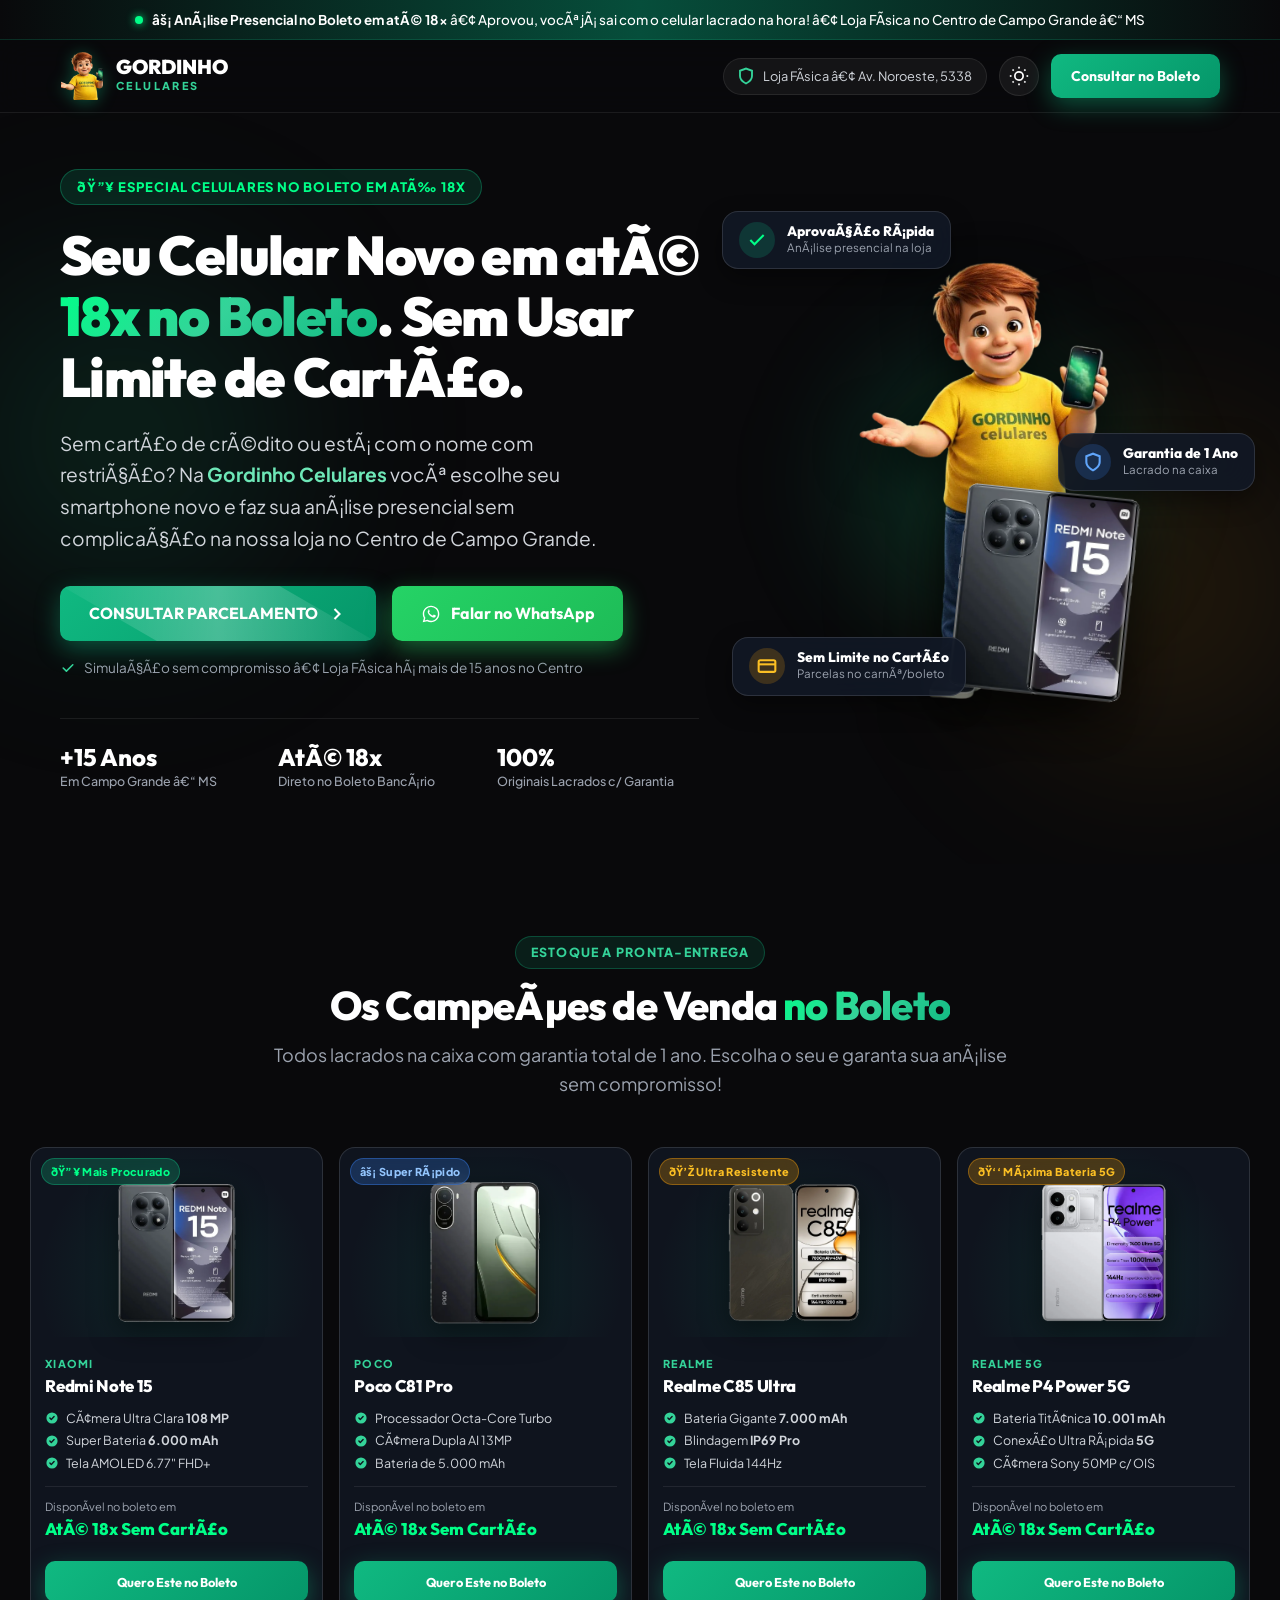
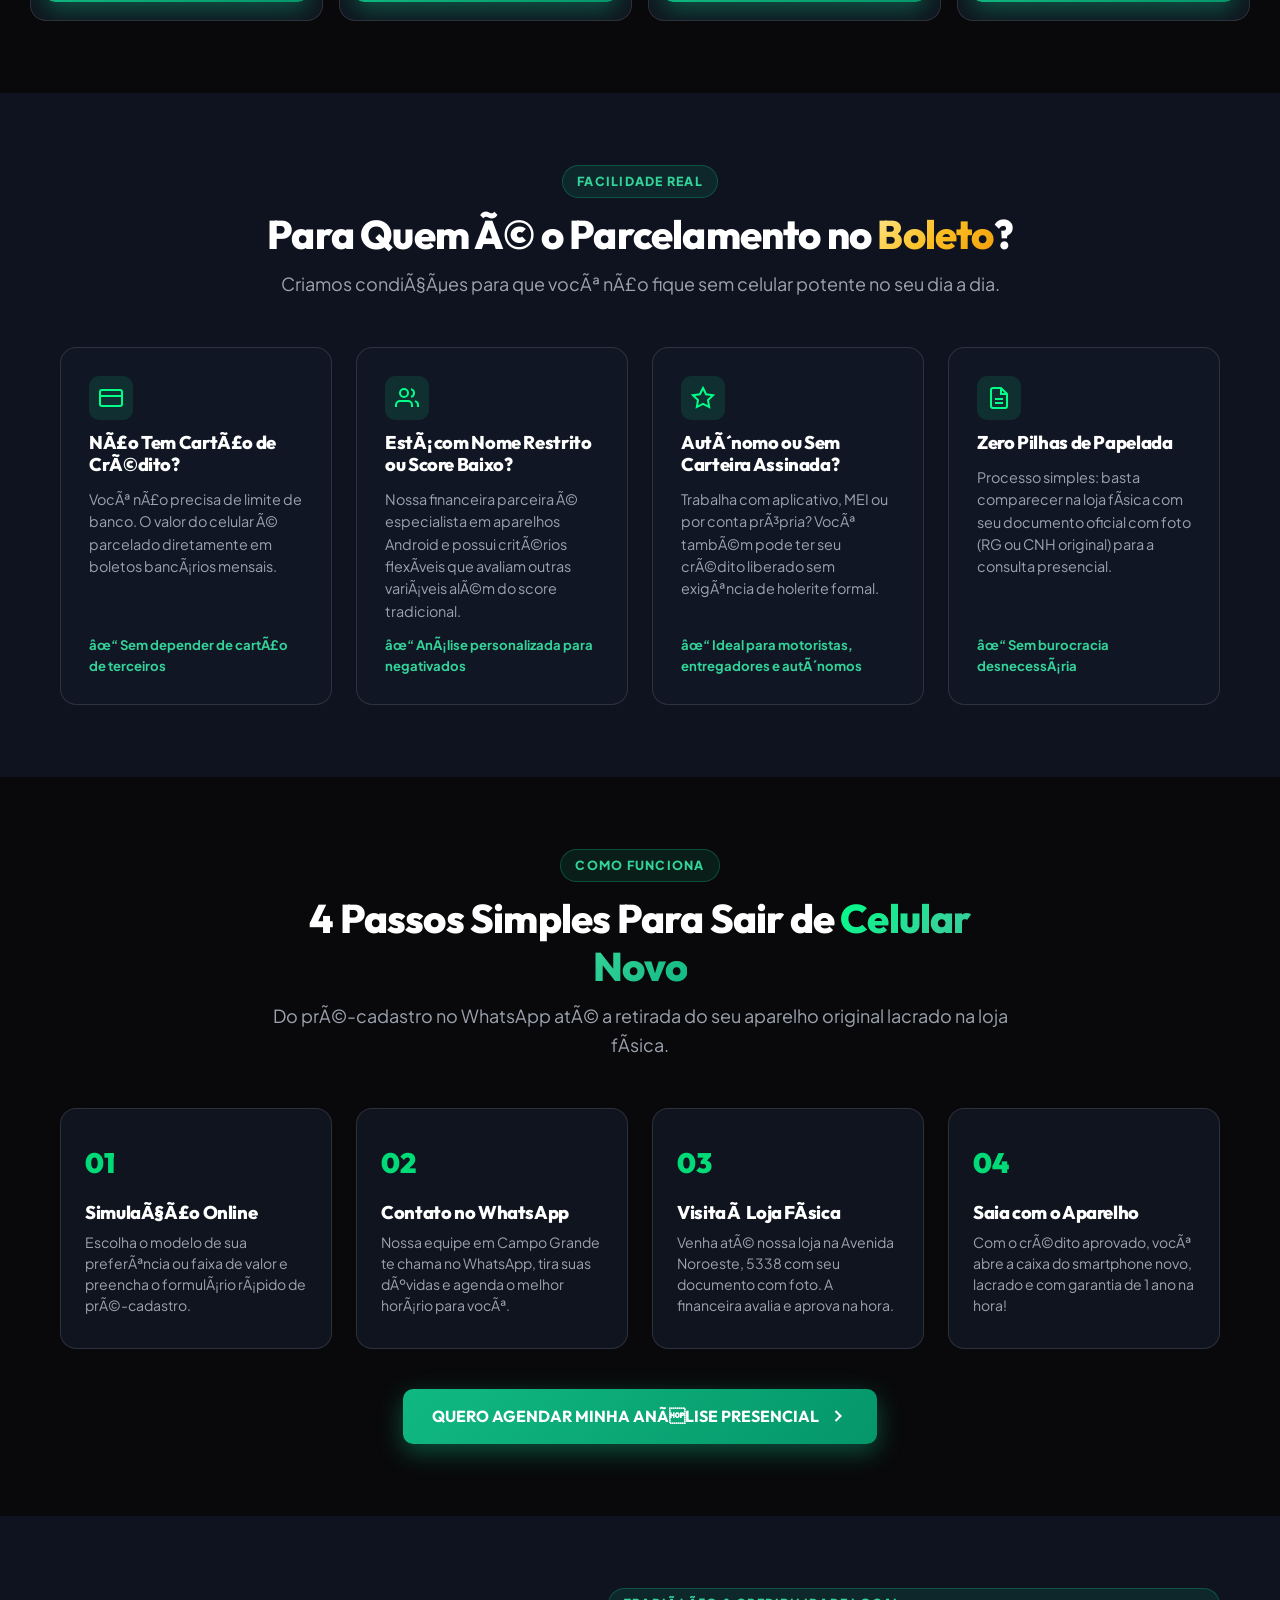
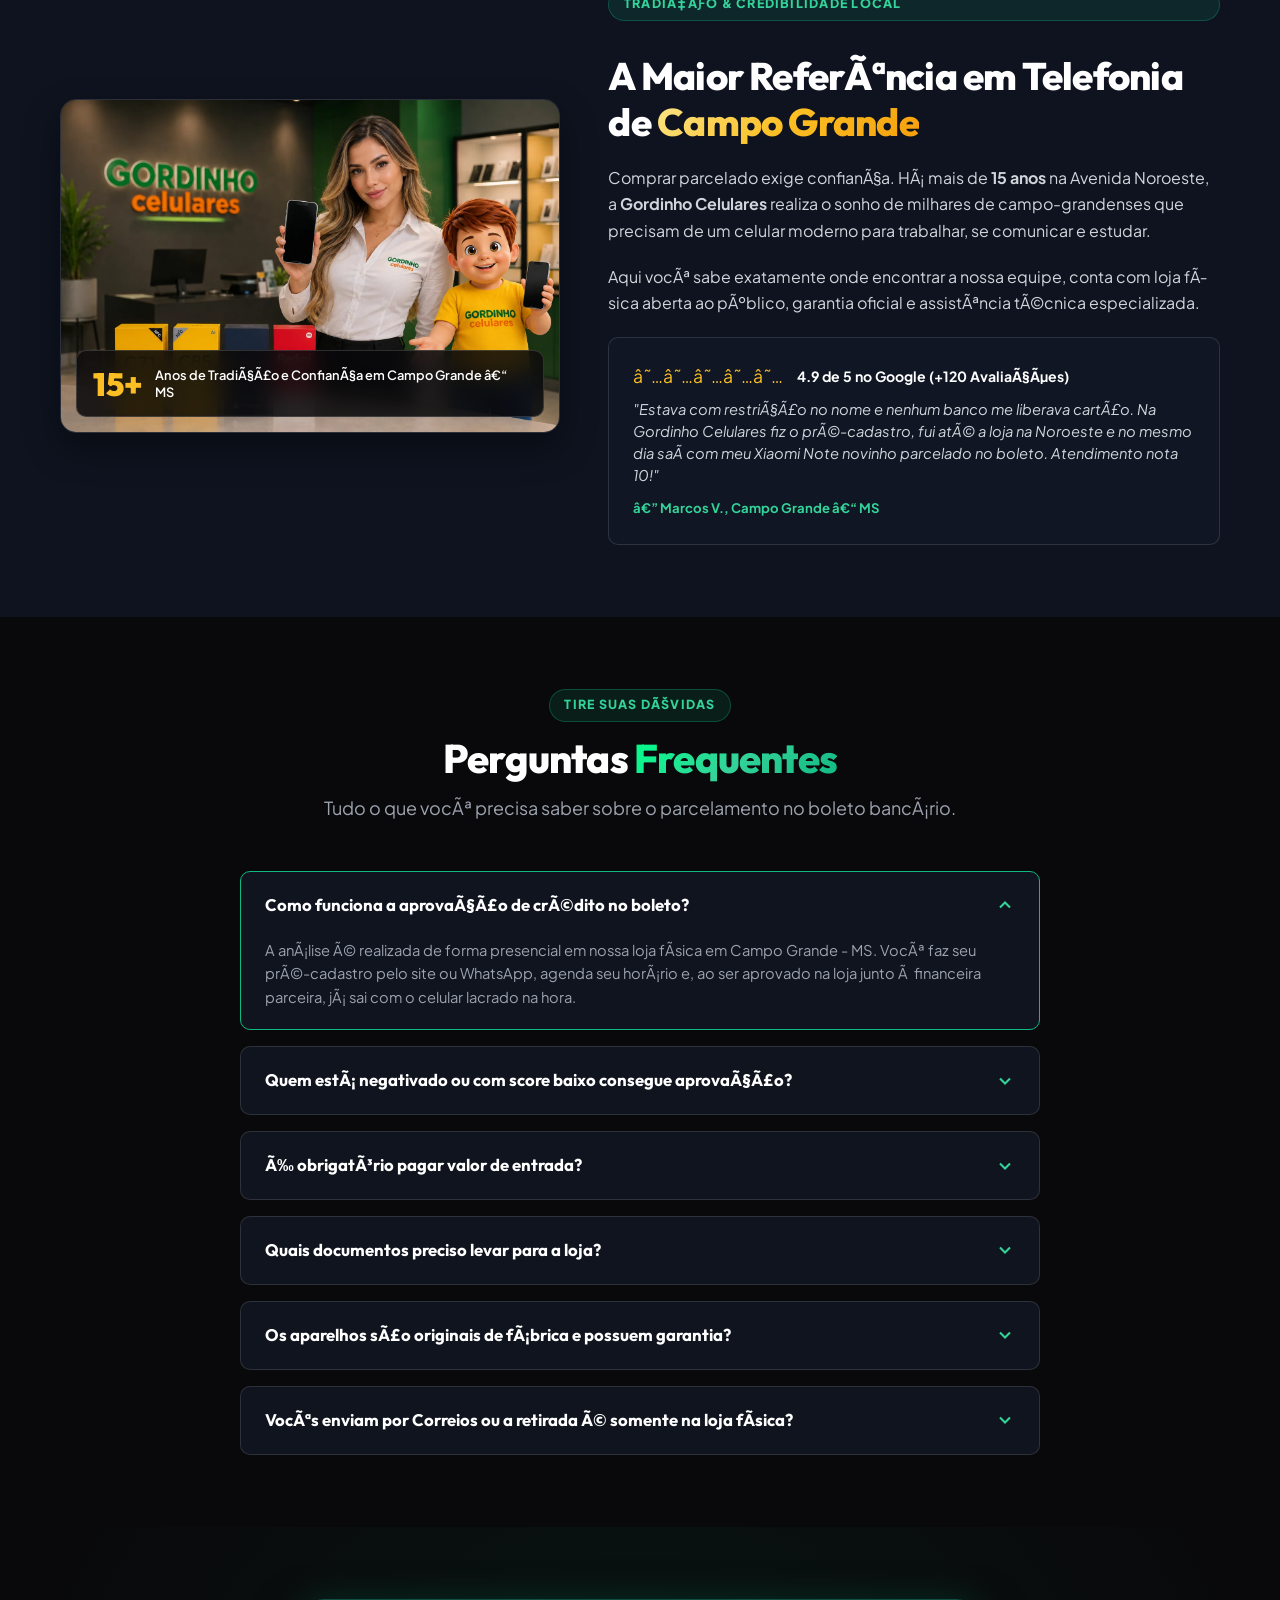
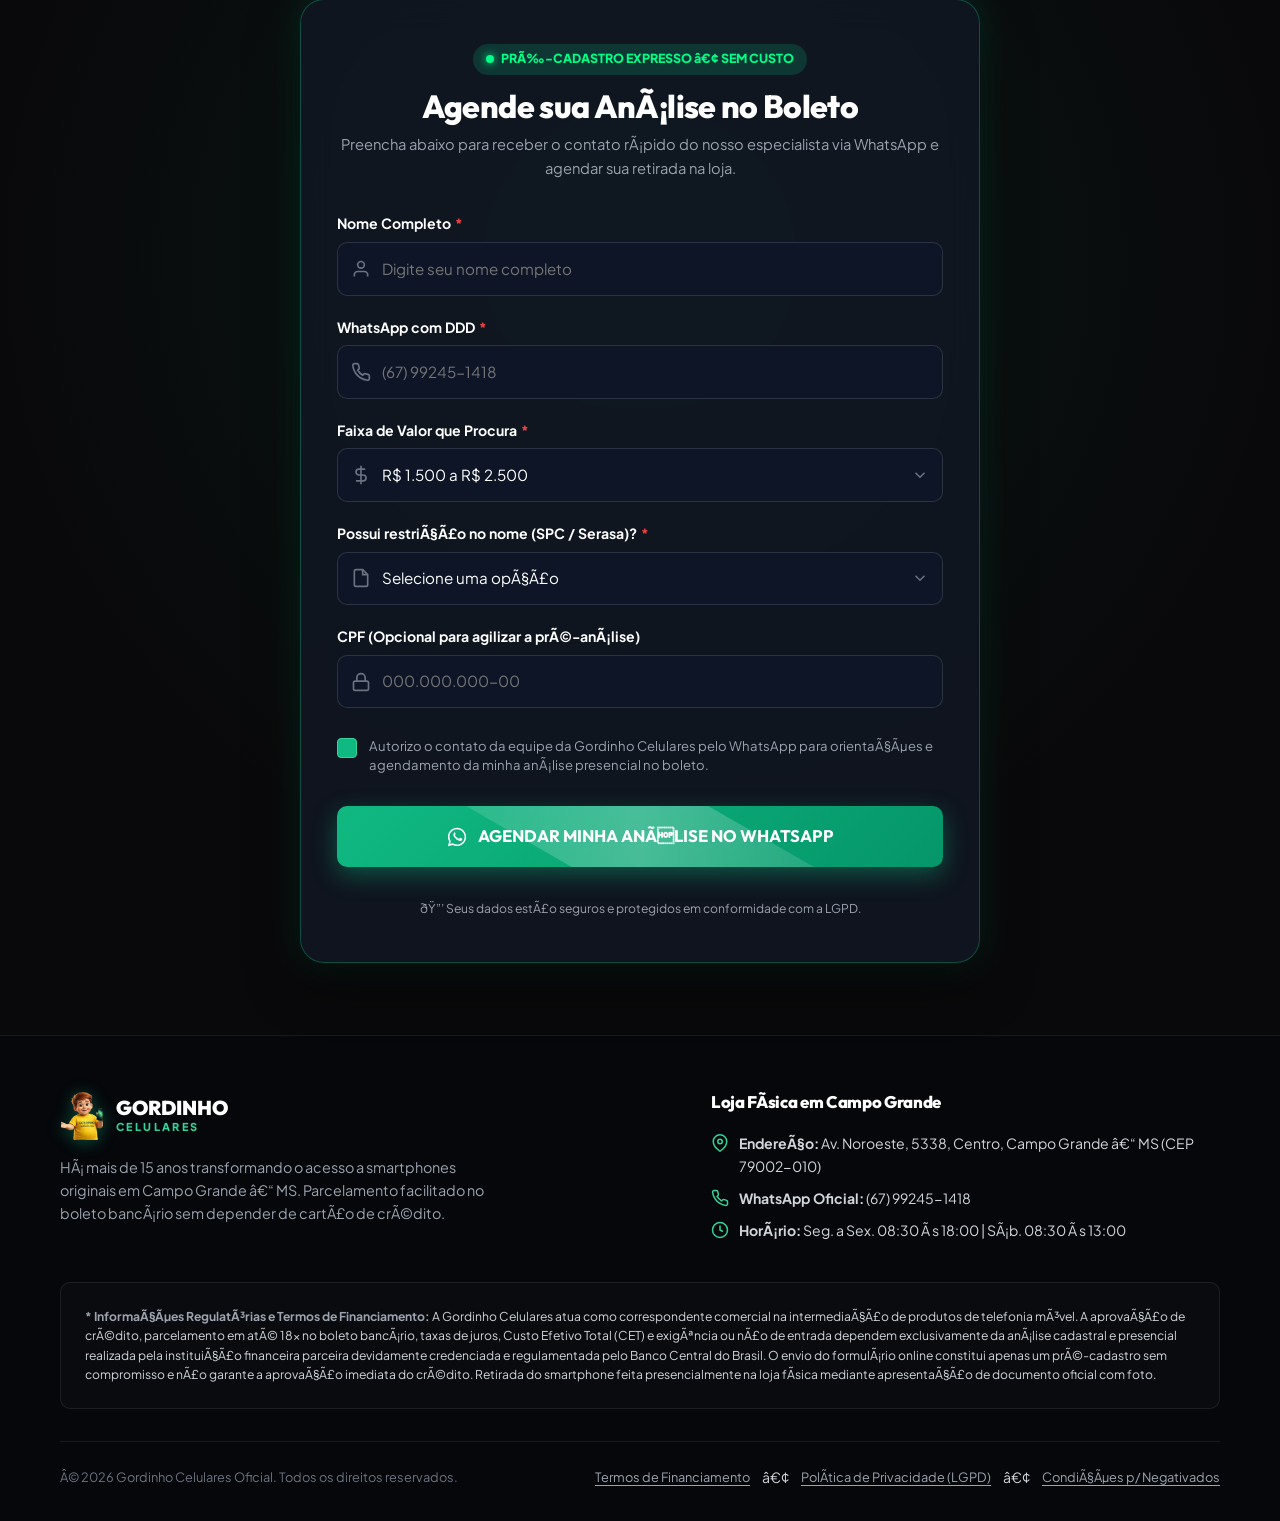
<file: celular-no-boleto.html>
<!DOCTYPE html>
<html lang="pt-BR">

<head>
  <meta charset="UTF-8">
  <meta name="viewport" content="width=device-width, initial-scale=1.0">
  <meta http-equiv="refresh" content="0; url=./boleto/">
  <link rel="canonical" href="https://www.gordinhocelularesoficial.com.br/boleto/">
  <title>Gordinho Celulares | Celulares no Boleto em até 18x</title>
  <meta name="description" content="Redirecionando para a página oficial de Celulares no Boleto Bancário da Gordinho Celulares Campo Grande - MS.">
  <script>
    // Preserva todos os parâmetros de campanha (UTMs e gclid) no redirecionamento
    const query = window.location.search || '';
    const hash = window.location.hash || '';
    window.location.replace('./boleto/' + query + hash);
  </script>
</head>

<body style="background: #09090b; color: #ffffff; font-family: system-ui, -apple-system, sans-serif; display: flex; align-items: center; justify-content: center; min-height: 100vh; margin: 0; padding: 1.5rem; text-align: center;">
  <div style="max-width: 500px; background: rgba(18, 24, 38, 0.8); border: 1px solid rgba(16, 185, 129, 0.3); padding: 2.5rem 1.5rem; border-radius: 16px; box-shadow: 0 10px 30px rgba(0,0,0,0.5);">
    <h1 style="font-size: 1.4rem; font-weight: 800; margin-bottom: 0.75rem; color: #10b981;">Gordinho Celulares</h1>
    <p style="font-size: 1rem; color: #d1d5db; margin-bottom: 1.5rem;">Redirecionando para as condições de celular no boleto bancário...</p>
    <a href="./boleto/" style="display: inline-block; background: #10b981; color: #000; font-weight: 700; padding: 0.8rem 1.5rem; border-radius: 8px; text-decoration: none;">Acessar Ofertas no Boleto</a>
  </div>
</body>

</html>
</file>
<file: styles.css>
/* ==========================================================================
   GORDINHO CELULARES - LANDING PAGE ULTRA MODERNA (CRO & MOBILE-FIRST)
   Design System Dual-Theme: Dark Mode Sofisticado & Light Mode Clean Premium
   ========================================================================== */

/* --------------------------------------------------------------------------
   1. Variáveis de Cores, Tipografia e Tokens (Dark & Light)
   -------------------------------------------------------------------------- */
:root {
  /* Tema Escuro (Padrão) */
  --bg-dark: #09090b;
  --bg-gradient-mesh: 
    radial-gradient(circle at 15% 10%, rgba(16, 185, 129, 0.08) 0%, transparent 40%),
    radial-gradient(circle at 85% 30%, rgba(245, 158, 11, 0.06) 0%, transparent 45%),
    radial-gradient(circle at 50% 70%, rgba(16, 185, 129, 0.06) 0%, transparent 50%);
  --bg-card: rgba(18, 24, 38, 0.78);
  --bg-card-hover: rgba(26, 35, 54, 0.9);
  --bg-input: rgba(15, 23, 42, 0.9);
  --bg-header: rgba(9, 9, 11, 0.85);
  --bg-header-scrolled: rgba(9, 9, 11, 0.96);
  --bg-topbar: linear-gradient(90deg, #09090b 0%, #0f1c16 50%, #09090b 100%);
  --bg-footer: #06080c;
  --bg-product-box: radial-gradient(circle, rgba(255, 255, 255, 0.04) 0%, rgba(15, 23, 42, 0) 75%);

  --surface-border: rgba(255, 255, 255, 0.08);
  --surface-border-hover: rgba(16, 185, 129, 0.4);

  /* Primary Accent: Verde Esmeralda */
  --emerald-500: #10b981;
  --emerald-400: #34d399;
  --emerald-neon: #00ff88;
  --emerald-dark: #059669;
  --emerald-glow: rgba(16, 185, 129, 0.45);

  /* Secondary Accent: Ouro / Dourado da Marca */
  --gold-500: #f59e0b;
  --gold-400: #fbbf24;
  --gold-glow: rgba(245, 158, 11, 0.35);

  /* WhatsApp Official */
  --wa-green: #25d366;
  --wa-glow: rgba(37, 211, 102, 0.45);

  /* Tipografia & Neutros */
  --text-primary: #ffffff;
  --text-secondary: #d1d5db;
  --text-muted: #9ca3af;
  --text-dim: #6b7280;

  /* Fontes */
  --font-heading: 'Outfit', sans-serif;
  --font-body: 'Plus Jakarta Sans', sans-serif;

  /* Efeitos */
  --glass-blur: blur(16px);
  --transition-fast: 0.2s cubic-bezier(0.4, 0, 0.2, 1);
  --transition-normal: 0.35s cubic-bezier(0.16, 1, 0.3, 1);
  --transition-smooth: 0.5s cubic-bezier(0.16, 1, 0.3, 1);
  --radius-sm: 8px;
  --radius-md: 14px;
  --radius-lg: 20px;
  --radius-full: 9999px;
}

/* --------------------------------------------------------------------------
   Tema Claro (Light Mode Clean Premium)
   -------------------------------------------------------------------------- */
[data-theme="light"] {
  --bg-dark: #f8fafc;
  --bg-gradient-mesh: 
    radial-gradient(circle at 15% 10%, rgba(16, 185, 129, 0.08) 0%, transparent 40%),
    radial-gradient(circle at 85% 30%, rgba(245, 158, 11, 0.08) 0%, transparent 45%),
    radial-gradient(circle at 50% 70%, rgba(16, 185, 129, 0.07) 0%, transparent 50%);
  --bg-card: rgba(255, 255, 255, 0.88);
  --bg-card-hover: rgba(255, 255, 255, 0.98);
  --bg-input: #ffffff;
  --bg-header: rgba(248, 250, 252, 0.88);
  --bg-header-scrolled: rgba(255, 255, 255, 0.98);
  --bg-topbar: linear-gradient(90deg, #f1f5f9 0%, #e6f7ef 50%, #f1f5f9 100%);
  --bg-footer: #0f172a;
  --bg-product-box: radial-gradient(circle, rgba(16, 185, 129, 0.08) 0%, rgba(241, 245, 249, 0.5) 75%);

  --surface-border: rgba(0, 0, 0, 0.08);
  --surface-border-hover: rgba(16, 185, 129, 0.5);

  --text-primary: #0f172a;
  --text-secondary: #334155;
  --text-muted: #64748b;
  --text-dim: #94a3b8;

  --emerald-glow: rgba(16, 185, 129, 0.3);
  --gold-glow: rgba(217, 119, 6, 0.25);
}

/* --------------------------------------------------------------------------
   2. Reset Global e Base
   -------------------------------------------------------------------------- */
*, *::before, *::after {
  box-sizing: border-box;
  margin: 0;
  padding: 0;
}

html {
  font-size: 16px;
  scroll-behavior: smooth;
  -webkit-text-size-adjust: 100%;
}

body {
  font-family: var(--font-body);
  background-color: var(--bg-dark);
  color: var(--text-secondary);
  line-height: 1.6;
  overflow-x: hidden;
  position: relative;
  background-image: var(--bg-gradient-mesh);
  background-attachment: fixed;
  transition: background-color 0.3s ease, color 0.3s ease;
}

/* Scroll margin para compensar o header sticky */
section, #simulador, #modelos, #beneficios, #como-funciona, #sobre-nos, #faq, #inicio {
  scroll-margin-top: 85px;
}

picture {
  display: contents;
}

img {
  max-width: 100%;
  height: auto;
  display: block;
}

a {
  color: inherit;
  text-decoration: none;
}

button, input, select {
  font-family: inherit;
  font-size: inherit;
}

.container {
  width: 100%;
  max-width: 1200px;
  margin-left: auto;
  margin-right: auto;
  padding-left: 20px;
  padding-right: 20px;
}

/* Utilitários de Texto e Gradientes */
.gradient-text-emerald {
  background: linear-gradient(135deg, #059669 0%, #10b981 50%, #00ff88 100%);
  -webkit-background-clip: text;
  -webkit-text-fill-color: transparent;
}

[data-theme="light"] .gradient-text-emerald {
  background: linear-gradient(135deg, #047857 0%, #059669 50%, #10b981 100%);
  -webkit-background-clip: text;
  -webkit-text-fill-color: transparent;
}

.gradient-text-gold {
  background: linear-gradient(135deg, #fde68a 0%, #fbbf24 50%, #f59e0b 100%);
  -webkit-background-clip: text;
  -webkit-text-fill-color: transparent;
}

[data-theme="light"] .gradient-text-gold {
  background: linear-gradient(135deg, #b45309 0%, #d97706 50%, #f59e0b 100%);
  -webkit-background-clip: text;
  -webkit-text-fill-color: transparent;
}

.text-emerald { color: var(--emerald-dark); }
[data-theme="dark"] .text-emerald { color: var(--emerald-400); }

.text-white { color: var(--text-primary); }
.text-center { text-align: center; }

/* --------------------------------------------------------------------------
   3. Topbar de Notificação Interativa
   -------------------------------------------------------------------------- */
.topbar {
  background: var(--bg-topbar);
  border-bottom: 1px solid rgba(16, 185, 129, 0.2);
  padding: 8px 16px;
  font-size: 0.85rem;
  font-weight: 500;
  position: relative;
  z-index: 50;
  transition: background 0.3s ease;
}

.topbar-content {
  display: flex;
  align-items: center;
  justify-content: center;
  gap: 10px;
  text-align: center;
}

.live-indicator {
  display: inline-flex;
  position: relative;
  width: 8px;
  height: 8px;
}

.pulse-dot {
  position: absolute;
  width: 8px;
  height: 8px;
  background-color: var(--emerald-500);
  border-radius: 50%;
  box-shadow: 0 0 10px var(--emerald-neon);
  animation: ping 1.8s cubic-bezier(0, 0, 0.2, 1) infinite;
}

@keyframes ping {
  75%, 100% {
    transform: scale(2.2);
    opacity: 0;
  }
}

.topbar-text {
  color: var(--text-primary);
  letter-spacing: 0.2px;
}

/* --------------------------------------------------------------------------
   4. Header Fixo com Glassmorphism & Botão Theme Toggle
   -------------------------------------------------------------------------- */
.header {
  position: sticky;
  top: 0;
  z-index: 40;
  background: var(--bg-header);
  backdrop-filter: var(--glass-blur);
  -webkit-backdrop-filter: var(--glass-blur);
  border-bottom: 1px solid var(--surface-border);
  transition: all var(--transition-normal);
  padding: 10px 0;
}

.header.scrolled {
  background: var(--bg-header-scrolled);
  box-shadow: 0 10px 30px rgba(0, 0, 0, 0.15);
  border-bottom-color: rgba(16, 185, 129, 0.25);
  padding: 8px 0;
}

.header .container {
  max-width: 1360px;
  padding-left: 24px;
  padding-right: 24px;
}

.header-container {
  display: flex;
  align-items: center;
  justify-content: space-between;
  gap: 20px;
  width: 100%;
}

.brand-link {
  display: flex;
  align-items: center;
  flex-shrink: 0;
  margin-right: 28px;
}

.brand-badge-box {
  display: flex;
  align-items: center;
  gap: 12px;
  flex-shrink: 0;
  white-space: nowrap;
  transition: transform var(--transition-fast);
}

.brand-text-block {
  display: flex;
  flex-direction: column;
  flex-shrink: 0;
  white-space: nowrap;
}

.brand-badge-box:hover {
  transform: scale(1.03);
}

.brand-mascote-avatar {
  width: 44px;
  height: 48px;
  object-fit: cover;
  object-position: top center;
  border-radius: 50%;
  background: linear-gradient(135deg, rgba(245, 158, 11, 0.2), rgba(16, 185, 129, 0.2));
  border: 2px solid var(--emerald-400);
  box-shadow: 0 0 12px rgba(16, 185, 129, 0.35);
}

.brand-text-block {
  display: flex;
  flex-direction: column;
}

.brand-name-top {
  font-family: var(--font-heading);
  font-size: 1.35rem;
  font-weight: 900;
  letter-spacing: 0.5px;
  line-height: 1;
  color: #059669;
}

[data-theme="dark"] .brand-name-top {
  color: #10b981;
  text-shadow: 0 0 10px rgba(16, 185, 129, 0.4);
}

.brand-name-sub {
  font-family: var(--font-heading);
  font-size: 0.72rem;
  font-weight: 800;
  letter-spacing: 2px;
  color: #d97706;
  line-height: 1.2;
}

[data-theme="dark"] .brand-name-sub {
  color: var(--gold-400);
}

.header-badges {
  display: flex;
  align-items: center;
  gap: 12px;
}

/* Botão Theme Toggle Minimalista */
.theme-toggle-btn {
  display: inline-flex;
  align-items: center;
  justify-content: center;
  width: 38px;
  height: 38px;
  min-width: 38px;
  min-height: 38px;
  padding: 0;
  border-radius: 50%;
  background: rgba(255, 255, 255, 0.05);
  border: 1px solid rgba(255, 255, 255, 0.08);
  color: var(--text-secondary);
  cursor: pointer;
  transition: all 0.25s cubic-bezier(0.16, 1, 0.3, 1);
  position: relative;
  overflow: hidden;
  flex-shrink: 0;
}

.theme-toggle-btn:hover {
  background: rgba(255, 255, 255, 0.1);
  border-color: rgba(255, 255, 255, 0.2);
  color: var(--text-primary);
  transform: scale(1.06);
}

[data-theme="light"] .theme-toggle-btn {
  background: rgba(0, 0, 0, 0.04);
  border-color: rgba(0, 0, 0, 0.08);
  color: #475569;
}

[data-theme="light"] .theme-toggle-btn:hover {
  background: rgba(0, 0, 0, 0.08);
  border-color: rgba(0, 0, 0, 0.15);
  color: #0f172a;
}

.theme-icon-box {
  display: flex;
  align-items: center;
  justify-content: center;
  width: 18px;
  height: 18px;
}

.theme-icon {
  width: 18px;
  height: 18px;
  transition: transform 0.4s cubic-bezier(0.16, 1, 0.3, 1), color 0.2s ease;
}

.theme-toggle-btn:hover .theme-icon {
  transform: rotate(18deg);
}

/* Alternância de ícones via atributo data-theme */
[data-theme="dark"] .theme-icon-sun {
  display: block;
  color: var(--gold-400);
}
[data-theme="dark"] .theme-icon-moon {
  display: none;
}

[data-theme="light"] .theme-icon-sun {
  display: none;
}
[data-theme="light"] .theme-icon-moon {
  display: block;
  color: #0f172a;
}

.secure-badge {
  display: flex;
  align-items: center;
  gap: 8px;
  background: rgba(16, 185, 129, 0.08);
  border: 1px solid rgba(16, 185, 129, 0.3);
  padding: 6px 14px;
  border-radius: var(--radius-full);
}

.secure-icon {
  width: 18px;
  height: 18px;
  color: var(--emerald-dark);
  flex-shrink: 0;
}

[data-theme="dark"] .secure-icon {
  color: var(--emerald-neon);
  filter: drop-shadow(0 0 6px var(--emerald-glow));
}

.secure-text {
  display: flex;
  flex-direction: column;
}

.badge-title {
  font-size: 0.75rem;
  font-weight: 700;
  color: var(--text-primary);
  line-height: 1.1;
}

.badge-sub {
  font-size: 0.68rem;
  color: var(--emerald-dark);
}

[data-theme="dark"] .badge-sub {
  color: var(--emerald-400);
}

/* --------------------------------------------------------------------------
   5. Botões & Efeitos Interativos
   -------------------------------------------------------------------------- */
.btn {
  display: inline-flex;
  align-items: center;
  justify-content: center;
  gap: 8px;
  font-weight: 700;
  border-radius: var(--radius-full);
  cursor: pointer;
  text-decoration: none;
  border: none;
  outline: none;
  min-height: 48px;
  padding: 12px 24px;
  font-size: 0.95rem;
  letter-spacing: 0.3px;
  transition: all var(--transition-normal);
  position: relative;
  overflow: hidden;
}

.btn:focus-visible {
  outline: 2px solid var(--emerald-500);
  outline-offset: 3px;
}

.btn-cta {
  background: linear-gradient(135deg, #10b981 0%, #059669 100%);
  color: #ffffff !important;
  box-shadow: 0 4px 20px var(--emerald-glow);
  font-family: var(--font-heading);
  text-transform: uppercase;
}

.btn-cta:hover {
  transform: translateY(-2px);
  box-shadow: 0 8px 30px rgba(16, 185, 129, 0.6);
  background: linear-gradient(135deg, #34d399 0%, #10b981 100%);
}

.btn-cta:active {
  transform: translateY(1px);
}

.btn-pulse {
  animation: pulseGlow 2.5s infinite;
}

@keyframes pulseGlow {
  0% { box-shadow: 0 0 0 0 rgba(16, 185, 129, 0.7); }
  70% { box-shadow: 0 0 0 16px rgba(16, 185, 129, 0); }
  100% { box-shadow: 0 0 0 0 rgba(16, 185, 129, 0); }
}

.btn-shimmer {
  position: absolute;
  top: 0;
  left: -100%;
  width: 60%;
  height: 100%;
  background: linear-gradient(90deg, transparent, rgba(255, 255, 255, 0.35), transparent);
  transform: skewX(-25deg);
  animation: shimmerAnim 3.5s infinite;
}

@keyframes shimmerAnim {
  0% { left: -100%; }
  25%, 100% { left: 200%; }
}

.btn-outline-emerald {
  background: rgba(16, 185, 129, 0.08);
  color: #059669;
  border: 1px solid rgba(16, 185, 129, 0.4);
}

[data-theme="dark"] .btn-outline-emerald {
  color: var(--emerald-400);
}

.btn-outline-emerald:hover {
  background: var(--emerald-500);
  color: #ffffff !important;
  box-shadow: 0 0 20px var(--emerald-glow);
  border-color: var(--emerald-500);
}

.btn-sm {
  min-height: 40px;
  padding: 8px 18px;
  font-size: 0.85rem;
}

.btn-lg {
  min-height: 52px;
  padding: 14px 28px;
  font-size: 1rem;
}

/* --------------------------------------------------------------------------
   6. Hero Section
   -------------------------------------------------------------------------- */
.hero-section {
  position: relative;
  padding: 40px 0 65px 0;
  overflow: hidden;
}

.hero-glow {
  position: absolute;
  border-radius: 50%;
  filter: blur(100px);
  pointer-events: none;
  z-index: 0;
}

.hero-glow-emerald {
  width: 420px;
  height: 420px;
  background: rgba(16, 185, 129, 0.16);
  top: 5%;
  left: -120px;
}

.hero-glow-amber {
  width: 360px;
  height: 360px;
  background: rgba(245, 158, 11, 0.12);
  top: 20%;
  right: -100px;
}

.hero-container {
  position: relative;
  z-index: 1;
  display: grid;
  grid-template-columns: 1.15fr 0.95fr;
  align-items: center;
  gap: 40px;
}

.tag-neon {
  display: inline-flex;
  align-items: center;
  gap: 8px;
  background: rgba(16, 185, 129, 0.1);
  border: 1px solid rgba(16, 185, 129, 0.4);
  padding: 6px 16px;
  border-radius: var(--radius-full);
  font-size: 0.8rem;
  font-weight: 700;
  color: #059669;
  margin-bottom: 20px;
  box-shadow: 0 0 15px rgba(16, 185, 129, 0.12);
}

[data-theme="dark"] .tag-neon {
  color: var(--emerald-400);
  box-shadow: 0 0 15px rgba(16, 185, 129, 0.2);
}

.hero-title {
  font-family: var(--font-heading);
  font-size: 2.75rem;
  font-weight: 900;
  line-height: 1.15;
  color: var(--text-primary);
  margin-bottom: 20px;
  letter-spacing: -0.5px;
}

.hero-subtitle {
  font-size: 1.1rem;
  color: var(--text-secondary);
  line-height: 1.65;
  margin-bottom: 30px;
  max-width: 580px;
}

.hero-highlight-brand {
  color: var(--text-primary);
}

.hero-cta-wrapper {
  display: flex;
  flex-direction: column;
  gap: 12px;
  margin-bottom: 34px;
}

.hero-cta-wrapper .btn-cta {
  align-self: flex-start;
  font-size: 1.05rem;
  padding: 16px 36px;
  letter-spacing: 0.5px;
}

.btn-arrow {
  width: 20px;
  height: 20px;
  transition: transform var(--transition-fast);
}

.hero-cta-wrapper .btn-cta:hover .btn-arrow {
  transform: translateX(4px);
}

.micro-risk-relief {
  display: flex;
  align-items: center;
  gap: 6px;
  font-size: 0.85rem;
  color: var(--text-muted);
}

.inline-check {
  width: 18px;
  height: 18px;
  color: var(--emerald-500);
  flex-shrink: 0;
}

.hero-trust-row {
  display: flex;
  align-items: center;
  gap: 24px;
  padding-top: 24px;
  border-top: 1px solid var(--surface-border);
}

.trust-item {
  display: flex;
  flex-direction: column;
}

.trust-number {
  font-family: var(--font-heading);
  font-size: 1.5rem;
  font-weight: 800;
  color: var(--text-primary);
  line-height: 1.1;
}

.trust-label {
  font-size: 0.78rem;
  color: var(--text-muted);
}

.trust-divider {
  width: 1px;
  height: 32px;
  background: var(--surface-border);
}

/* Hero Showcase */
.hero-visual {
  position: relative;
  display: flex;
  justify-content: center;
  align-items: center;
}

.hero-card-display {
  position: relative;
  width: 100%;
  max-width: 500px;
  min-height: 480px;
  display: flex;
  align-items: center;
  justify-content: center;
}

.device-radial-glow {
  position: absolute;
  width: 360px;
  height: 360px;
  background: radial-gradient(circle, rgba(16, 185, 129, 0.28) 0%, rgba(245, 158, 11, 0.12) 50%, transparent 70%);
  border-radius: 50%;
  filter: blur(45px);
  z-index: 0;
}

.hero-montage-wrapper {
  position: relative;
  z-index: 2;
  display: flex;
  align-items: flex-end;
  justify-content: center;
  width: 100%;
}

.mascote-hero-box {
  position: relative;
  z-index: 3;
}

.mascote-hero-img {
  width: 250px;
  height: auto;
  filter: drop-shadow(0 20px 30px rgba(0, 0, 0, 0.35));
  transition: transform var(--transition-smooth);
}

[data-theme="dark"] .mascote-hero-img {
  filter: drop-shadow(0 20px 30px rgba(0, 0, 0, 0.75));
}

.hero-visual:hover .mascote-hero-img {
  transform: translateY(-8px) scale(1.02);
}

.phones-montage-side {
  position: relative;
  z-index: 2;
  margin-left: -40px;
  margin-bottom: 20px;
  display: flex;
  align-items: center;
}

.phone-front {
  position: relative;
  z-index: 3;
  width: 165px;
  filter: drop-shadow(0 15px 25px rgba(0, 0, 0, 0.4));
  transform: rotate(8deg) translateY(-5px);
  transition: transform var(--transition-smooth);
}

.phone-back {
  position: absolute;
  right: -30px;
  bottom: -15px;
  z-index: 1;
  width: 145px;
  opacity: 0.9;
  filter: drop-shadow(0 15px 25px rgba(0, 0, 0, 0.35));
  transform: rotate(18deg);
  transition: transform var(--transition-smooth);
}

.hero-visual:hover .phone-front {
  transform: rotate(12deg) translateY(-14px) scale(1.04);
}
.hero-visual:hover .phone-back {
  transform: rotate(24deg) translateY(-8px) scale(1.03);
}

/* Badges Flutuantes */
.floating-badge {
  position: absolute;
  z-index: 5;
  background: var(--bg-card);
  backdrop-filter: var(--glass-blur);
  border: 1px solid var(--surface-border);
  padding: 10px 16px;
  border-radius: var(--radius-md);
  display: flex;
  align-items: center;
  gap: 12px;
  box-shadow: 0 10px 25px rgba(0, 0, 0, 0.12);
}

[data-theme="dark"] .floating-badge {
  box-shadow: 0 10px 25px rgba(0, 0, 0, 0.6);
}

.badge-1 { top: 4%; right: 10px; left: auto; }
.badge-2 { bottom: 6%; left: -10px; }
.badge-3 { top: 25%; right: -25px; }

.badge-icon {
  width: 36px;
  height: 36px;
  border-radius: 50%;
  display: flex;
  align-items: center;
  justify-content: center;
  flex-shrink: 0;
}

.badge-icon svg {
  width: 20px;
  height: 20px;
}

.bg-emerald-glow {
  background: rgba(16, 185, 129, 0.18);
  color: #059669;
}
[data-theme="dark"] .bg-emerald-glow {
  color: var(--emerald-neon);
  box-shadow: 0 0 12px rgba(16, 185, 129, 0.4);
}

.bg-amber-glow {
  background: rgba(245, 158, 11, 0.18);
  color: #d97706;
}
[data-theme="dark"] .bg-amber-glow {
  color: var(--gold-400);
  box-shadow: 0 0 12px rgba(245, 158, 11, 0.4);
}

.bg-blue-glow {
  background: rgba(59, 130, 246, 0.18);
  color: #2563eb;
}
[data-theme="dark"] .bg-blue-glow {
  color: #60a5fa;
  box-shadow: 0 0 12px rgba(59, 130, 246, 0.4);
}

.fb-title {
  display: block;
  font-size: 0.82rem;
  font-weight: 700;
  color: var(--text-primary);
  line-height: 1.2;
}

.fb-sub {
  display: block;
  font-size: 0.72rem;
  color: var(--text-muted);
}

.float-anim-1 { animation: float1 4.5s ease-in-out infinite; }
.float-anim-2 { animation: float2 5.2s ease-in-out infinite 0.5s; }
.float-anim-3 { animation: float3 4.8s ease-in-out infinite 1s; }

@keyframes float1 {
  0%, 100% { transform: translateY(0px); }
  50% { transform: translateY(-10px); }
}

@keyframes float2 {
  0%, 100% { transform: translateY(0px); }
  50% { transform: translateY(-8px); }
}

@keyframes float3 {
  0%, 100% { transform: translateY(0px); }
  50% { transform: translateY(-12px); }
}

/* --------------------------------------------------------------------------
   7. Glass Cards & Seção de Benefícios
   -------------------------------------------------------------------------- */
.glass-card {
  background: var(--bg-card);
  backdrop-filter: var(--glass-blur);
  -webkit-backdrop-filter: var(--glass-blur);
  border: 1px solid var(--surface-border);
  border-radius: var(--radius-lg);
  position: relative;
  overflow: hidden;
  box-shadow: 0 10px 30px rgba(0, 0, 0, 0.05);
  transition: all var(--transition-normal);
}

.glass-card:hover {
  background: var(--bg-card-hover);
  border-color: var(--surface-border-hover);
  transform: translateY(-6px) scale(1.015);
  box-shadow: 0 15px 35px rgba(0, 0, 0, 0.1), 0 0 25px rgba(16, 185, 129, 0.15);
}

[data-theme="dark"] .glass-card:hover {
  box-shadow: 0 15px 35px rgba(0, 0, 0, 0.6), 0 0 25px rgba(16, 185, 129, 0.2);
}

.card-glow-edge {
  position: absolute;
  top: 0;
  left: 0;
  right: 0;
  height: 2px;
  background: linear-gradient(90deg, transparent, rgba(16, 185, 129, 0.6), transparent);
  opacity: 0;
  transition: opacity var(--transition-normal);
}

.glass-card:hover .card-glow-edge {
  opacity: 1;
}

.section-header {
  margin-bottom: 45px;
}

.section-pill {
  display: inline-block;
  font-size: 0.78rem;
  font-weight: 700;
  letter-spacing: 1.5px;
  color: #059669;
  background: rgba(16, 185, 129, 0.12);
  border: 1px solid rgba(16, 185, 129, 0.3);
  padding: 4px 14px;
  border-radius: var(--radius-full);
  margin-bottom: 12px;
  text-transform: uppercase;
}

[data-theme="dark"] .section-pill {
  color: var(--emerald-400);
}

.section-title {
  font-family: var(--font-heading);
  font-size: 2.25rem;
  font-weight: 800;
  color: var(--text-primary);
  margin-bottom: 12px;
  line-height: 1.2;
}

.section-desc {
  font-size: 1.05rem;
  color: var(--text-muted);
  max-width: 640px;
  margin-left: auto;
  margin-right: auto;
}

.benefits-section {
  padding: 70px 0;
}

.benefits-grid {
  display: grid;
  grid-template-columns: repeat(4, 1fr);
  gap: 24px;
}

.benefit-card {
  padding: 30px 24px;
  display: flex;
  flex-direction: column;
}

.benefit-icon-wrapper {
  width: 54px;
  height: 54px;
  border-radius: var(--radius-md);
  display: flex;
  align-items: center;
  justify-content: center;
  margin-bottom: 20px;
  border: 1px solid var(--surface-border);
}

.benefit-icon-wrapper svg {
  width: 28px;
  height: 28px;
}

.icon-emerald { background: rgba(16, 185, 129, 0.15); color: #059669; }
.icon-amber { background: rgba(245, 158, 11, 0.15); color: #d97706; }
.icon-mint { background: rgba(20, 184, 166, 0.15); color: #0d9488; }
.icon-blue { background: rgba(59, 130, 246, 0.15); color: #2563eb; }

[data-theme="dark"] .icon-emerald { color: var(--emerald-neon); }
[data-theme="dark"] .icon-amber { color: var(--gold-400); }
[data-theme="dark"] .icon-mint { color: #2dd4bf; }
[data-theme="dark"] .icon-blue { color: #60a5fa; }

.benefit-title {
  font-family: var(--font-heading);
  font-size: 1.25rem;
  font-weight: 700;
  color: var(--text-primary);
  margin-bottom: 12px;
}

.benefit-text {
  font-size: 0.92rem;
  color: var(--text-muted);
  margin-bottom: 20px;
  flex-grow: 1;
}

.benefit-check {
  font-size: 0.82rem;
  font-weight: 600;
  color: #059669;
}

[data-theme="dark"] .benefit-check {
  color: var(--emerald-400);
}

/* --------------------------------------------------------------------------
   8. Vitrine dos Campeões de Venda
   -------------------------------------------------------------------------- */
.products-section {
  padding: 80px 0;
}

.products-grid {
  display: grid;
  grid-template-columns: repeat(4, 1fr);
  gap: 24px;
  margin-bottom: 40px;
}

.product-card {
  padding: 24px 20px;
  display: flex;
  flex-direction: column;
  border: 1px solid var(--surface-border);
}

.product-badge {
  position: absolute;
  top: 16px;
  left: 16px;
  z-index: 5;
  font-size: 0.72rem;
  font-weight: 700;
  padding: 4px 10px;
  border-radius: var(--radius-full);
  text-transform: uppercase;
  letter-spacing: 0.3px;
}

.badge-popular {
  background: linear-gradient(135deg, #ef4444 0%, #f97316 100%);
  color: #ffffff;
  box-shadow: 0 2px 10px rgba(239, 68, 68, 0.4);
}

.badge-power {
  background: linear-gradient(135deg, #eab308 0%, #f59e0b 100%);
  color: #000000;
  box-shadow: 0 2px 10px rgba(234, 179, 8, 0.4);
}

.badge-value {
  background: linear-gradient(135deg, #06b6d4 0%, #3b82f6 100%);
  color: #ffffff;
  box-shadow: 0 2px 10px rgba(6, 182, 212, 0.4);
}

.badge-luxury {
  background: linear-gradient(135deg, #8b5cf6 0%, #ec4899 100%);
  color: #ffffff;
  box-shadow: 0 2px 10px rgba(139, 92, 246, 0.4);
}

/* Caixa de Imagem do Produto com Iluminação Studio */
.product-image-box {
  position: relative;
  height: 240px;
  display: flex;
  align-items: center;
  justify-content: center;
  margin-top: 25px;
  margin-bottom: 20px;
  border-radius: var(--radius-md);
  background: var(--bg-product-box);
}

.product-pedestal-glow {
  position: absolute;
  width: 170px;
  height: 170px;
  border-radius: 50%;
  background: radial-gradient(circle, rgba(16, 185, 129, 0.16) 0%, transparent 70%);
  filter: blur(25px);
  z-index: 0;
  pointer-events: none;
}

.product-img {
  max-height: 215px;
  width: auto;
  object-fit: contain;
  position: relative;
  z-index: 2;
  filter: drop-shadow(0 14px 20px rgba(0, 0, 0, 0.25));
  transition: transform var(--transition-normal);
}

[data-theme="dark"] .product-img {
  filter: drop-shadow(0 14px 20px rgba(0, 0, 0, 0.75));
}

.product-card:hover .product-img {
  transform: scale(1.08) translateY(-6px);
}

/* Chip da Marca */
.brand-chip {
  position: absolute;
  bottom: 8px;
  right: 10px;
  z-index: 3;
  font-size: 0.65rem;
  font-weight: 800;
  letter-spacing: 1px;
  padding: 3px 8px;
  border-radius: 4px;
  backdrop-filter: var(--glass-blur);
  border: 1px solid var(--surface-border);
}

.brand-chip-xiaomi { background: rgba(255, 105, 0, 0.18); color: #ea580c; }
.brand-chip-poco { background: rgba(255, 214, 0, 0.22); color: #ca8a04; }
.brand-chip-realme { background: rgba(255, 193, 7, 0.2); color: #d97706; }
.brand-chip-realme-pro { background: rgba(168, 85, 247, 0.2); color: #9333ea; }

[data-theme="dark"] .brand-chip-xiaomi { color: #ff8533; }
[data-theme="dark"] .brand-chip-poco { color: #ffd600; }
[data-theme="dark"] .brand-chip-realme { color: #ffc107; }
[data-theme="dark"] .brand-chip-realme-pro { color: #c084fc; }

.product-info {
  display: flex;
  flex-direction: column;
  flex-grow: 1;
}

.product-title {
  font-family: var(--font-heading);
  font-size: 1.32rem;
  font-weight: 800;
  color: var(--text-primary);
  margin-bottom: 6px;
  letter-spacing: -0.3px;
  line-height: 1.25;
}

.product-sub {
  font-size: 0.83rem;
  color: var(--text-muted);
  margin-bottom: 16px;
  line-height: 1.45;
  min-height: 44px;
}

.product-specs {
  list-style: none;
  margin-bottom: 20px;
  display: flex;
  flex-direction: column;
  gap: 8px;
  flex-grow: 1;
}

.product-specs li {
  display: flex;
  align-items: flex-start;
  gap: 8px;
  font-size: 0.82rem;
  color: var(--text-secondary);
}

.product-specs li svg {
  width: 16px;
  height: 16px;
  color: #059669;
  flex-shrink: 0;
  margin-top: 2px;
}

[data-theme="dark"] .product-specs li svg {
  color: var(--emerald-400);
}

.product-specs li strong {
  color: var(--text-primary);
}

.product-pricing {
  background: rgba(16, 185, 129, 0.08);
  border: 1px dashed rgba(16, 185, 129, 0.35);
  padding: 10px;
  border-radius: var(--radius-sm);
  text-align: center;
  margin-bottom: 16px;
}

.price-condition {
  display: block;
  font-size: 0.72rem;
  color: var(--text-muted);
  text-transform: uppercase;
}

.price-highlight {
  display: block;
  font-family: var(--font-heading);
  font-size: 1.05rem;
  font-weight: 800;
  color: #059669;
}

[data-theme="dark"] .price-highlight {
  color: var(--emerald-neon);
}

.btn-product {
  width: 100%;
  background: rgba(16, 185, 129, 0.08);
  border: 1px solid rgba(16, 185, 129, 0.4);
  color: var(--text-primary);
  padding: 11px 16px;
  border-radius: var(--radius-md);
  font-size: 0.9rem;
  font-weight: 700;
  transition: all var(--transition-fast);
}

.btn-product svg {
  width: 16px;
  height: 16px;
  transition: transform var(--transition-fast);
}

.btn-product:hover {
  background: var(--emerald-500);
  color: #ffffff !important;
  border-color: var(--emerald-500);
  box-shadow: 0 4px 18px var(--emerald-glow);
}

.btn-product:hover svg {
  transform: translateX(4px);
}

/* Banner de mais modelos */
.more-models-banner {
  padding: 28px 36px;
  display: flex;
  align-items: center;
  justify-content: space-between;
  gap: 24px;
  border-color: rgba(245, 158, 11, 0.3);
}

.more-models-content h3 {
  font-family: var(--font-heading);
  font-size: 1.35rem;
  color: var(--text-primary);
  margin-bottom: 6px;
}

.more-models-content p {
  font-size: 0.92rem;
  color: var(--text-muted);
}

.badge-tag {
  display: inline-block;
  font-size: 0.72rem;
  font-weight: 700;
  color: #d97706;
  margin-bottom: 6px;
  text-transform: uppercase;
}

[data-theme="dark"] .badge-tag {
  color: var(--gold-400);
}

/* --------------------------------------------------------------------------
   9. Como Funciona
   -------------------------------------------------------------------------- */
.how-it-works-section {
  padding: 70px 0;
}

.timeline-stepper {
  display: grid;
  grid-template-columns: repeat(4, 1fr);
  gap: 20px;
  position: relative;
}

.step-card {
  padding: 30px 22px;
  text-align: center;
  display: flex;
  flex-direction: column;
  align-items: center;
  position: relative;
}

.step-number {
  position: absolute;
  top: 14px;
  right: 18px;
  font-family: var(--font-heading);
  font-size: 1.5rem;
  font-weight: 900;
  color: var(--text-dim);
  opacity: 0.4;
  line-height: 1;
}

.step-icon {
  width: 60px;
  height: 60px;
  border-radius: 50%;
  background: rgba(16, 185, 129, 0.12);
  border: 1px solid rgba(16, 185, 129, 0.35);
  display: flex;
  align-items: center;
  justify-content: center;
  color: #059669;
  margin-bottom: 20px;
  box-shadow: 0 0 20px rgba(16, 185, 129, 0.15);
  transition: transform var(--transition-fast);
}

[data-theme="dark"] .step-icon {
  color: var(--emerald-neon);
}

.step-card:hover .step-icon {
  transform: scale(1.12);
  background: var(--emerald-500);
  color: #ffffff;
}

.step-icon svg {
  width: 28px;
  height: 28px;
}

.step-title {
  font-family: var(--font-heading);
  font-size: 1.18rem;
  font-weight: 700;
  color: var(--text-primary);
  margin-bottom: 10px;
}

.step-text {
  font-size: 0.88rem;
  color: var(--text-muted);
  line-height: 1.5;
}

.mt-10 {
  margin-top: 40px;
}

/* --------------------------------------------------------------------------
   10. Prova Social e Autoridade Local
   -------------------------------------------------------------------------- */
.authority-section {
  padding: 70px 0;
}

.authority-card {
  padding: 40px;
  border-color: rgba(245, 158, 11, 0.25);
}

.authority-grid {
  display: grid;
  grid-template-columns: 1fr 1fr;
  gap: 40px;
  align-items: center;
}

.authority-img-wrapper {
  position: relative;
  border-radius: var(--radius-lg);
  overflow: hidden;
  box-shadow: 0 20px 40px rgba(0, 0, 0, 0.2);
  border: 1px solid var(--surface-border);
}

.authority-photo {
  width: 100%;
  height: auto;
  display: block;
  border-radius: var(--radius-lg);
  transition: transform var(--transition-smooth);
}

.authority-img-wrapper:hover .authority-photo {
  transform: scale(1.02);
}

.authority-badge-overlay {
  position: absolute;
  bottom: 16px;
  left: 16px;
  right: 16px;
  background: rgba(15, 23, 42, 0.88);
  backdrop-filter: var(--glass-blur);
  padding: 12px 18px;
  border-radius: var(--radius-md);
  border: 1px solid rgba(245, 158, 11, 0.4);
  display: flex;
  align-items: center;
  gap: 14px;
}

.badge-years {
  font-family: var(--font-heading);
  font-size: 1.85rem;
  font-weight: 900;
  color: #fbbf24;
  line-height: 1;
}

.badge-label {
  font-size: 0.82rem;
  font-weight: 700;
  color: #ffffff;
  line-height: 1.2;
}

.authority-title {
  font-family: var(--font-heading);
  font-size: 2.1rem;
  font-weight: 800;
  color: var(--text-primary);
  margin: 12px 0 16px 0;
  line-height: 1.2;
}

.authority-desc {
  font-size: 1.02rem;
  color: var(--text-secondary);
  line-height: 1.65;
  margin-bottom: 24px;
}

.authority-checkpoints {
  display: flex;
  flex-direction: column;
  gap: 16px;
  margin-bottom: 28px;
}

.checkpoint-item {
  display: flex;
  align-items: flex-start;
  gap: 14px;
}

.cp-icon {
  width: 28px;
  height: 28px;
  border-radius: 50%;
  background: rgba(16, 185, 129, 0.18);
  display: flex;
  align-items: center;
  justify-content: center;
  color: #059669;
  flex-shrink: 0;
  margin-top: 2px;
}

[data-theme="dark"] .cp-icon {
  color: var(--emerald-neon);
}

.cp-icon svg {
  width: 18px;
  height: 18px;
}

.checkpoint-item strong {
  display: block;
  font-size: 0.95rem;
  color: var(--text-primary);
  margin-bottom: 2px;
}

.checkpoint-item p {
  font-size: 0.85rem;
  color: var(--text-muted);
}

.reviews-box {
  background: rgba(0, 0, 0, 0.05);
  border: 1px solid var(--surface-border);
  padding: 16px 20px;
  border-radius: var(--radius-md);
}

[data-theme="dark"] .reviews-box {
  background: rgba(0, 0, 0, 0.4);
}

.stars-row {
  display: flex;
  align-items: center;
  gap: 4px;
  margin-bottom: 6px;
}

.star {
  color: #f59e0b;
  font-size: 1.15rem;
}

.rating-text {
  font-size: 0.8rem;
  font-weight: 700;
  color: var(--text-primary);
  margin-left: 8px;
}

.review-quote {
  font-size: 0.88rem;
  font-style: italic;
  color: var(--text-secondary);
  line-height: 1.5;
}

.review-author {
  display: block;
  font-style: normal;
  font-size: 0.78rem;
  color: #059669;
  margin-top: 4px;
  font-weight: 600;
}

[data-theme="dark"] .review-author {
  color: var(--emerald-400);
}

/* --------------------------------------------------------------------------
   11. FAQ Dinâmico
   -------------------------------------------------------------------------- */
.faq-section {
  padding: 70px 0;
}

.max-w-2xl {
  max-width: 820px;
}

.mx-auto {
  margin-left: auto;
  margin-right: auto;
}

.faq-list {
  display: flex;
  flex-direction: column;
  gap: 14px;
}

.faq-item {
  border: 1px solid var(--surface-border);
  transition: border-color var(--transition-fast);
}

.faq-item.active {
  border-color: rgba(16, 185, 129, 0.45);
  box-shadow: 0 4px 20px rgba(0, 0, 0, 0.08);
}

.faq-question {
  width: 100%;
  background: none;
  border: none;
  padding: 20px 24px;
  display: flex;
  align-items: center;
  justify-content: space-between;
  gap: 16px;
  text-align: left;
  color: var(--text-primary);
  font-family: var(--font-heading);
  font-size: 1.05rem;
  font-weight: 600;
  cursor: pointer;
  outline: none;
  transition: color var(--transition-fast);
}

.faq-question:focus-visible {
  outline: 2px solid var(--emerald-500);
  outline-offset: -2px;
}

.faq-question:hover {
  color: #059669;
}

[data-theme="dark"] .faq-question:hover {
  color: var(--emerald-400);
}

.faq-icon {
  width: 28px;
  height: 28px;
  border-radius: 50%;
  background: rgba(16, 185, 129, 0.1);
  display: flex;
  align-items: center;
  justify-content: center;
  flex-shrink: 0;
  color: var(--text-muted);
  transition: all var(--transition-normal);
}

.faq-icon svg {
  width: 18px;
  height: 18px;
}

.faq-item.active .faq-icon {
  transform: rotate(180deg);
  background: var(--emerald-500);
  color: #ffffff;
}

.faq-answer {
  max-height: 0;
  overflow: hidden;
  transition: max-height var(--transition-normal), padding var(--transition-normal);
  padding: 0 24px;
}

.faq-item.active .faq-answer {
  padding-bottom: 22px;
}

.faq-answer p {
  font-size: 0.94rem;
  color: var(--text-secondary);
  line-height: 1.6;
}

/* --------------------------------------------------------------------------
   12. FORMULÁRIO DE SIMULAÇÃO INTELIGENTE
   -------------------------------------------------------------------------- */
.simulation-section {
  padding: 80px 0;
  position: relative;
}

.simulation-card-outer {
  position: relative;
  max-width: 680px;
  margin: 0 auto;
  border-radius: calc(var(--radius-lg) + 2px);
  padding: 2px;
}

.gradient-border-glow {
  position: absolute;
  inset: -2px;
  border-radius: calc(var(--radius-lg) + 4px);
  background: linear-gradient(135deg, #10b981 0%, #3b82f6 50%, #f59e0b 100%);
  z-index: 0;
  opacity: 0.8;
  filter: blur(8px);
  animation: borderGlowAnim 6s ease infinite alternate;
}

@keyframes borderGlowAnim {
  0% { filter: blur(6px); opacity: 0.5; }
  100% { filter: blur(12px); opacity: 0.8; }
}

.simulation-card {
  position: relative;
  z-index: 1;
  background: var(--bg-card);
  border: 1px solid var(--surface-border);
  border-radius: var(--radius-lg);
  padding: 44px 40px;
  box-shadow: 0 25px 60px rgba(0, 0, 0, 0.15);
}

[data-theme="dark"] .simulation-card {
  box-shadow: 0 25px 60px rgba(0, 0, 0, 0.8);
}

.simulation-header {
  margin-bottom: 32px;
}

.sim-badge {
  display: inline-flex;
  align-items: center;
  gap: 8px;
  background: rgba(16, 185, 129, 0.15);
  border: 1px solid rgba(16, 185, 129, 0.4);
  padding: 6px 14px;
  border-radius: var(--radius-full);
  font-size: 0.76rem;
  font-weight: 700;
  color: #059669;
  margin-bottom: 14px;
  letter-spacing: 0.5px;
}

[data-theme="dark"] .sim-badge {
  color: var(--emerald-neon);
}

.pulse-dot-emerald {
  width: 8px;
  height: 8px;
  border-radius: 50%;
  background: var(--emerald-500);
  box-shadow: 0 0 8px var(--emerald-neon);
}

.sim-title {
  font-family: var(--font-heading);
  font-size: 2rem;
  font-weight: 800;
  color: var(--text-primary);
  line-height: 1.25;
  margin-bottom: 10px;
}

.sim-desc {
  font-size: 0.95rem;
  color: var(--text-muted);
  line-height: 1.5;
}

.sim-form {
  display: flex;
  flex-direction: column;
  gap: 20px;
}

.form-group {
  display: flex;
  flex-direction: column;
  gap: 8px;
}

.form-label {
  display: flex;
  align-items: center;
  gap: 4px;
  font-size: 0.88rem;
  font-weight: 600;
  color: var(--text-primary);
}

.label-req {
  color: #059669;
}

.input-wrapper {
  position: relative;
  display: flex;
  align-items: center;
}

.input-icon {
  position: absolute;
  left: 16px;
  width: 20px;
  height: 20px;
  color: var(--text-dim);
  pointer-events: none;
  transition: color var(--transition-fast);
}

.form-input {
  width: 100%;
  min-height: 52px;
  background: var(--bg-input);
  border: 1.5px solid var(--surface-border);
  border-radius: var(--radius-md);
  padding: 12px 16px 12px 48px;
  color: var(--text-primary);
  font-size: 0.95rem;
  outline: none;
  transition: all var(--transition-fast);
}

.form-input::placeholder {
  color: var(--text-dim);
}

.form-input:focus {
  border-color: var(--emerald-500);
  box-shadow: 0 0 0 3px rgba(16, 185, 129, 0.25), 0 0 15px rgba(16, 185, 129, 0.2);
}

.form-group:focus-within .input-icon {
  color: #059669;
}

[data-theme="dark"] .form-group:focus-within .input-icon {
  color: var(--emerald-400);
}

.select-wrapper {
  position: relative;
}

.form-select {
  appearance: none;
  -webkit-appearance: none;
  cursor: pointer;
  padding-right: 48px;
}

.form-select option {
  background-color: var(--bg-dark);
  color: var(--text-primary);
  padding: 10px;
}

.select-chevron {
  position: absolute;
  right: 16px;
  width: 18px;
  height: 18px;
  color: var(--text-dim);
  pointer-events: none;
}

.error-msg {
  font-size: 0.78rem;
  color: #ef4444;
  display: none;
  margin-top: 2px;
}

.form-group.has-error .form-input {
  border-color: #ef4444;
  box-shadow: 0 0 0 2px rgba(239, 68, 68, 0.2);
}

.form-group.has-error .error-msg {
  display: block;
}

.form-group-checkbox {
  gap: 4px;
}

.checkbox-label {
  display: flex;
  align-items: flex-start;
  gap: 10px;
  cursor: pointer;
  user-select: none;
}

.checkbox-input {
  position: absolute;
  opacity: 0;
  width: 0;
  height: 0;
}

.checkbox-custom {
  flex-shrink: 0;
  width: 20px;
  height: 20px;
  margin-top: 1px;
  border-radius: 5px;
  border: 1.5px solid var(--surface-border);
  background: var(--bg-input);
  position: relative;
  transition: all var(--transition-fast);
}

.checkbox-custom::after {
  content: '';
  position: absolute;
  display: none;
  left: 6px;
  top: 2px;
  width: 5px;
  height: 10px;
  border: solid #fff;
  border-width: 0 2px 2px 0;
  transform: rotate(45deg);
}

.checkbox-input:checked ~ .checkbox-custom {
  background: var(--emerald-500);
  border-color: var(--emerald-500);
}

.checkbox-input:checked ~ .checkbox-custom::after {
  display: block;
}

.checkbox-input:focus-visible ~ .checkbox-custom {
  box-shadow: 0 0 0 3px rgba(16, 185, 129, 0.25);
}

.checkbox-text {
  font-size: 0.85rem;
  color: var(--text-muted);
  line-height: 1.5;
}

.form-group-checkbox.has-error .checkbox-custom {
  border-color: #ef4444;
  box-shadow: 0 0 0 2px rgba(239, 68, 68, 0.2);
}

.form-action {
  margin-top: 10px;
  display: flex;
  flex-direction: column;
  gap: 12px;
}

.btn-submit {
  width: 100%;
  min-height: 56px;
  font-size: 1.05rem;
  letter-spacing: 0.5px;
}

.wa-btn-icon {
  width: 24px;
  height: 24px;
  flex-shrink: 0;
  margin-right: 8px;
}

.form-privacy-note {
  font-size: 0.75rem;
  color: var(--text-dim);
  text-align: center;
  line-height: 1.4;
}

/* --------------------------------------------------------------------------
   13. Rodapé Completo Institucional
   -------------------------------------------------------------------------- */
.footer {
  background: var(--bg-footer);
  border-top: 1px solid var(--surface-border);
  padding: 60px 0 30px 0;
  color: #94a3b8;
}

.footer-grid {
  display: grid;
  grid-template-columns: 1.1fr 1fr;
  gap: 50px;
  margin-bottom: 40px;
}

.footer-brand-box {
  margin-bottom: 16px;
}

.footer-tagline {
  font-size: 0.9rem;
  line-height: 1.6;
  margin-bottom: 20px;
  max-width: 360px;
}

.social-links {
  display: flex;
  gap: 12px;
}

.social-btn {
  display: inline-flex;
  align-items: center;
  gap: 8px;
  background: rgba(255, 255, 255, 0.08);
  border: 1px solid rgba(255, 255, 255, 0.12);
  padding: 8px 16px;
  border-radius: var(--radius-full);
  font-size: 0.85rem;
  font-weight: 600;
  color: #ffffff;
  transition: all var(--transition-fast);
}

.social-btn svg {
  width: 18px;
  height: 18px;
}

.social-btn:hover {
  background: rgba(16, 185, 129, 0.25);
  border-color: rgba(16, 185, 129, 0.6);
  color: var(--emerald-neon);
  transform: translateY(-2px);
}

.footer-title {
  font-family: var(--font-heading);
  font-size: 1.08rem;
  font-weight: 700;
  color: #ffffff;
  margin-bottom: 18px;
}

.footer-contact-card {
  padding: 24px;
  border-radius: var(--radius-md);
  background: rgba(255, 255, 255, 0.03);
  border: 1px solid rgba(255, 255, 255, 0.06);
  align-self: start;
}

.footer-contact-list {
  list-style: none;
  display: flex;
  flex-direction: column;
  gap: 16px;
}

.footer-contact-list li {
  display: flex;
  align-items: flex-start;
  gap: 12px;
  font-size: 0.88rem;
  line-height: 1.5;
}

.footer-contact-list li svg {
  width: 20px;
  height: 20px;
  color: var(--emerald-400);
  flex-shrink: 0;
  margin-top: 2px;
}

.footer-contact-list li strong {
  color: #ffffff;
}

.footer-disclaimer {
  padding: 20px;
  border-radius: var(--radius-sm);
  background: rgba(255, 255, 255, 0.03);
  border: 1px solid rgba(255, 255, 255, 0.06);
  font-size: 0.78rem;
  line-height: 1.6;
  color: #94a3b8;
  margin-bottom: 30px;
}

.footer-bottom {
  display: flex;
  align-items: center;
  justify-content: space-between;
  flex-wrap: wrap;
  gap: 16px;
  padding-top: 24px;
  border-top: 1px solid rgba(255, 255, 255, 0.08);
  font-size: 0.82rem;
  color: #94a3b8;
}

.footer-bottom-left {
  display: flex;
  align-items: center;
  flex-wrap: wrap;
  gap: 14px;
}

.footer-copyright {
  font-size: 0.72rem;
}

.legal-links {
  display: flex;
  align-items: center;
  gap: 10px;
}

.legal-link:hover {
  color: #ffffff;
}

.dot-sep {
  opacity: 0.4;
}

.footer-credit-link {
  display: inline-flex;
  align-items: center;
  gap: 8px;
  padding: 5px 12px;
  border-radius: var(--radius-full);
  background: rgba(255, 255, 255, 0.04);
  border: 1px solid rgba(255, 255, 255, 0.08);
  font-size: 0.72rem;
  color: #94a3b8;
  transition: all var(--transition-fast);
}

.footer-credit-link:hover {
  background: rgba(255, 255, 255, 0.08);
  border-color: rgba(255, 255, 255, 0.16);
  color: #ffffff;
}

.footer-credit-link strong {
  color: #ffffff;
  font-weight: 700;
}

.orium-logo {
  height: 15px;
  width: 15px;
  filter: brightness(0) invert(1);
}

[data-theme="light"] .orium-logo {
  filter: none;
}

/* --------------------------------------------------------------------------
   14. Botão Flutuante do WhatsApp & Tooltip
   -------------------------------------------------------------------------- */
.floating-whatsapp-container {
  position: fixed;
  bottom: 24px;
  right: 24px;
  z-index: 99;
  display: flex;
  flex-direction: column;
  align-items: flex-end;
  gap: 10px;
}

.whatsapp-tooltip {
  position: relative;
  background: var(--bg-card);
  backdrop-filter: var(--glass-blur);
  border: 1px solid rgba(37, 211, 102, 0.4);
  padding: 10px 32px 10px 14px;
  border-radius: var(--radius-md);
  box-shadow: 0 10px 25px rgba(0, 0, 0, 0.15);
  color: var(--text-primary);
  font-size: 0.8rem;
  animation: bounceTooltip 4s ease-in-out infinite;
  max-width: 230px;
}

@keyframes bounceTooltip {
  0%, 100% { transform: translateY(0); }
  50% { transform: translateY(-5px); }
}

.tooltip-close {
  position: absolute;
  top: 0;
  right: 0;
  width: 32px;
  height: 32px;
  display: inline-flex;
  align-items: center;
  justify-content: center;
  background: none;
  border: none;
  font-size: 1.1rem;
  cursor: pointer;
  color: var(--text-muted);
  line-height: 1;
}

.tooltip-close:hover {
  color: var(--text-primary);
}

.tooltip-content strong {
  display: block;
  color: #059669;
  font-size: 0.82rem;
}

[data-theme="dark"] .tooltip-content strong {
  color: var(--emerald-neon);
}

.tooltip-content span {
  display: block;
  color: var(--text-secondary);
}

.floating-whatsapp-btn {
  position: relative;
  width: 62px;
  height: 62px;
  border-radius: 50%;
  background: linear-gradient(135deg, #25d366 0%, #128c7e 100%);
  display: flex;
  align-items: center;
  justify-content: center;
  color: #ffffff;
  box-shadow: 0 6px 25px var(--wa-glow);
  transition: all var(--transition-normal);
  animation: pulseWa 2.8s infinite;
}

.floating-whatsapp-btn:hover {
  transform: scale(1.1) rotate(6deg);
  box-shadow: 0 10px 35px rgba(37, 211, 102, 0.7);
}

.wa-icon {
  width: 34px;
  height: 34px;
}

@keyframes pulseWa {
  0% { box-shadow: 0 0 0 0 rgba(37, 211, 102, 0.7); }
  70% { box-shadow: 0 0 0 18px rgba(37, 211, 102, 0); }
  100% { box-shadow: 0 0 0 0 rgba(37, 211, 102, 0); }
}

/* --------------------------------------------------------------------------
   15. Sticky Bottom Bar Mobile CRO
   -------------------------------------------------------------------------- */
.mobile-sticky-cta {
  display: none;
  position: fixed;
  bottom: 0;
  left: 0;
  right: 0;
  z-index: 90;
  background: var(--bg-card);
  backdrop-filter: var(--glass-blur);
  border-top: 1px solid rgba(16, 185, 129, 0.35);
  padding: 10px 16px;
  box-shadow: 0 -4px 20px rgba(0, 0, 0, 0.15);
  transform: translateY(100%);
  transition: transform var(--transition-normal);
}

.mobile-sticky-cta.visible {
  transform: translateY(0);
}

.sticky-cta-inner {
  display: flex;
  align-items: center;
  justify-content: space-between;
  gap: 12px;
}

.sticky-title {
  display: block;
  font-size: 0.85rem;
  font-weight: 700;
  color: var(--text-primary);
  line-height: 1.2;
}

.sticky-sub {
  display: block;
  font-size: 0.72rem;
  color: #059669;
}

[data-theme="dark"] .sticky-sub {
  color: var(--emerald-400);
}

/* --------------------------------------------------------------------------
   16. Scroll Reveal (Fade-in-Up)
   -------------------------------------------------------------------------- */
.reveal-on-scroll {
  opacity: 0;
  transform: translateY(24px);
  transition: opacity 0.7s cubic-bezier(0.16, 1, 0.3, 1), transform 0.7s cubic-bezier(0.16, 1, 0.3, 1);
}

.reveal-on-scroll.revealed {
  opacity: 1;
  transform: translateY(0);
}

/* --------------------------------------------------------------------------
   17. Responsividade & Mobile-First Media Queries
   -------------------------------------------------------------------------- */
@media (max-width: 1024px) {
  .benefits-grid,
  .products-grid,
  .timeline-stepper {
    grid-template-columns: repeat(2, 1fr);
  }

  .footer-grid {
    grid-template-columns: 1fr 1fr;
  }

  .hero-container {
    grid-template-columns: 1fr;
    text-align: center;
    gap: 30px;
  }

  .hero-subtitle {
    margin-left: auto;
    margin-right: auto;
  }

  .hero-cta-wrapper {
    align-items: center;
  }

  .hero-trust-row {
    justify-content: center;
  }

  .badge-1 { right: 10px; left: auto; }
  .badge-3 { right: 0; }

  .authority-grid {
    grid-template-columns: 1fr;
  }

  .authority-img-wrapper {
    max-width: 580px;
    margin: 0 auto;
  }
}

@media (max-width: 768px) {
  .hide-mobile {
    display: none !important;
  }

  .mobile-sticky-cta {
    display: block;
  }

  .floating-whatsapp-container {
    bottom: 78px;
    right: 16px;
  }

  .floating-whatsapp-btn {
    width: 54px;
    height: 54px;
  }

  .wa-icon {
    width: 30px;
    height: 30px;
  }

  .whatsapp-tooltip {
    display: none;
  }

  .topbar-text {
    font-size: 0.78rem;
  }

  .brand-name-top {
    font-size: 1.15rem;
  }

  .brand-name-sub {
    font-size: 0.65rem;
  }

  .brand-mascote-avatar {
    width: 38px;
    height: 42px;
  }

  .hero-title {
    font-size: 1.95rem;
  }

  .hero-subtitle {
    font-size: 0.98rem;
  }

  .section-title {
    font-size: 1.75rem;
  }

  .benefits-grid,
  .products-grid,
  .timeline-stepper {
    grid-template-columns: 1fr;
  }

  .more-models-banner {
    flex-direction: column;
    text-align: center;
  }

  .authority-card {
    padding: 24px 18px;
  }

  .authority-title {
    font-size: 1.6rem;
  }

  .simulation-card {
    padding: 28px 20px;
  }

  .sim-title {
    font-size: 1.5rem;
  }

  .footer-grid {
    grid-template-columns: 1fr;
    gap: 30px;
  }

  .footer-bottom {
    flex-direction: column;
    gap: 14px;
    text-align: center;
  }

  .footer-bottom-left {
    flex-direction: column;
    gap: 10px;
  }
}

@media (max-width: 480px) {
  .hide-small-screen {
    display: none !important;
  }

  .hero-trust-row {
    gap: 14px;
  }

  .trust-number {
    font-size: 1.25rem;
  }

  .trust-label {
    font-size: 0.7rem;
  }

  .mascote-hero-img {
    width: 190px;
  }

  .phone-front {
    width: 130px;
  }

  .phone-back {
    width: 110px;
    right: -15px;
  }

  .phones-montage-side {
    margin-left: -25px;
  }

  .floating-badge {
    padding: 8px 12px;
  }
  .badge-1 {
    top: 2%;
    right: 4px;
    left: auto;
  }
  .badge-3 {
    top: 21%;
    right: 0;
  }
  .badge-2 {
    bottom: 4%;
    left: 0;
  }
  .fb-title {
    font-size: 0.75rem;
  }
  .fb-sub {
    font-size: 0.65rem;
  }
}

/* --------------------------------------------------------------------------
   15. Acessibilidade: Link de Atalho, Foco de Teclado e Movimento Reduzido
   -------------------------------------------------------------------------- */
.skip-link {
  position: absolute;
  top: -60px;
  left: 16px;
  z-index: 999;
  background: var(--emerald-500);
  color: #ffffff;
  padding: 12px 20px;
  border-radius: var(--radius-sm);
  font-weight: 700;
  font-size: 0.9rem;
  transition: top var(--transition-fast);
}

.skip-link:focus {
  top: 16px;
  outline: 2px solid #ffffff;
  outline-offset: 2px;
}

@media (prefers-reduced-motion: reduce) {
  *, *::before, *::after {
    animation-duration: 0.01ms !important;
    animation-iteration-count: 1 !important;
    transition-duration: 0.01ms !important;
    scroll-behavior: auto !important;
  }
}

/* ==========================================================================
   16. Componentes Institucionais & Assistência Técnica Especializada
   ========================================================================== */

/* Menu de Navegação do Header Institucional */
.header-nav {
  display: flex;
  align-items: center;
  gap: 22px;
  flex-shrink: 1;
}

.nav-link {
  font-size: 0.90rem;
  font-weight: 600;
  color: var(--text-secondary);
  transition: color var(--transition-fast);
  position: relative;
  padding: 8px 0;
  white-space: nowrap; /* IMPEDE QUEBRA DE LINHA NO MENU */
}

.nav-link:hover,
.nav-link.active {
  color: var(--emerald-400);
}

.nav-link::after {
  content: '';
  position: absolute;
  bottom: 0;
  left: 0;
  width: 0%;
  height: 2px;
  background: var(--emerald-500);
  border-radius: 2px;
  transition: width var(--transition-normal);
}

.nav-link:hover::after,
.nav-link.active::after {
  width: 100%;
}

.btn-nav-highlight {
  background: linear-gradient(135deg, rgba(16, 185, 129, 0.15) 0%, rgba(245, 158, 11, 0.15) 100%);
  border: 1px solid var(--emerald-500);
  color: var(--emerald-400);
  padding: 8px 16px;
  border-radius: var(--radius-full);
  font-size: 0.84rem;
  font-weight: 700;
  display: inline-flex;
  align-items: center;
  gap: 6px;
  white-space: nowrap; /* IMPEDE QUEBRA DE LINHA NO BOTÃO */
  transition: all var(--transition-normal);
}

.btn-nav-highlight:hover {
  background: var(--emerald-500);
  color: #000000;
  transform: translateY(-2px);
  box-shadow: 0 6px 20px var(--emerald-glow);
}

.btn-header-quote {
  white-space: nowrap; /* IMPEDE QUEBRA DE LINHA */
  padding: 9px 18px;
  font-size: 0.85rem;
  font-weight: 800;
}

/* Responsividade Intermediária (1080px a 1300px) */
@media (max-width: 1300px) {
  .brand-link {
    margin-right: 18px;
  }
  .header-nav {
    gap: 16px;
  }
  .nav-link {
    font-size: 0.84rem;
  }
  .btn-nav-highlight {
    padding: 7px 12px;
    font-size: 0.78rem;
  }
  .btn-header-quote {
    padding: 8px 14px;
    font-size: 0.8rem;
  }
}

/* Telas menores que 1080px: ativa o menu hambúrguer para nunca espremer */
@media (max-width: 1080px) {
  .header-nav {
    display: none !important;
  }
  .mobile-menu-btn {
    display: flex !important;
  }
}

@media (min-width: 1081px) {
  .mobile-menu-btn {
    display: none !important;
  }
  .mobile-nav-drawer {
    display: none !important;
  }
}

/* Botão Hambúrguer Mobile */
.mobile-menu-btn {
  display: none;
  flex-direction: column;
  justify-content: center;
  align-items: center;
  width: 42px;
  height: 42px;
  background: rgba(255, 255, 255, 0.05);
  border: 1px solid var(--surface-border);
  border-radius: var(--radius-sm);
  cursor: pointer;
  gap: 5px;
  padding: 9px;
  transition: all var(--transition-fast);
}

.mobile-menu-btn:hover {
  background: rgba(16, 185, 129, 0.15);
  border-color: var(--emerald-500);
}

.hamburger-line {
  width: 22px;
  height: 2px;
  background: var(--text-primary);
  border-radius: 2px;
  transition: all var(--transition-normal);
}

.mobile-menu-btn.open .hamburger-line:nth-child(1) {
  transform: translateY(7px) rotate(45deg);
}

.mobile-menu-btn.open .hamburger-line:nth-child(2) {
  opacity: 0;
}

.mobile-menu-btn.open .hamburger-line:nth-child(3) {
  transform: translateY(-7px) rotate(-45deg);
}

/* Drawer Menu Mobile */
.mobile-nav-drawer {
  position: absolute;
  top: 100%;
  left: 0;
  right: 0;
  background: var(--bg-card);
  backdrop-filter: var(--glass-blur);
  -webkit-backdrop-filter: var(--glass-blur);
  border-bottom: 1px solid var(--surface-border);
  max-height: 0;
  overflow: hidden;
  transition: max-height 0.4s cubic-bezier(0.16, 1, 0.3, 1), padding 0.3s ease;
  box-shadow: 0 20px 40px rgba(0, 0, 0, 0.4);
}

.mobile-nav-drawer.open {
  max-height: 480px;
  padding: 20px 0;
}

.mobile-nav-content {
  display: flex;
  flex-direction: column;
  padding: 0 24px;
  gap: 12px;
}

.mobile-nav-link {
  font-size: 1rem;
  font-weight: 600;
  color: var(--text-primary);
  padding: 10px 0;
  border-bottom: 1px solid rgba(255, 255, 255, 0.06);
  transition: color var(--transition-fast), padding-left var(--transition-fast);
  display: flex;
  align-items: center;
  gap: 10px;
}

.mobile-nav-link:hover {
  color: var(--emerald-400);
  padding-left: 8px;
}

.mobile-nav-cta {
  margin-top: 10px;
  padding-top: 6px;
}

/* Seção de Assistência Técnica */
.assistance-section {
  padding: 90px 0;
  position: relative;
}

.services-grid {
  display: grid;
  grid-template-columns: repeat(3, 1fr);
  gap: 24px;
  margin-top: 40px;
}

@media (max-width: 991px) {
  .services-grid {
    grid-template-columns: repeat(2, 1fr);
  }
}

@media (max-width: 640px) {
  .services-grid {
    grid-template-columns: 1fr;
  }
}

.service-card {
  padding: 30px 24px;
  border-radius: var(--radius-lg);
  display: flex;
  flex-direction: column;
  justify-content: space-between;
  transition: transform var(--transition-normal), border-color var(--transition-normal), box-shadow var(--transition-normal);
  position: relative;
  overflow: hidden;
}

.service-card:hover {
  transform: translateY(-6px);
  border-color: var(--surface-border-hover);
  box-shadow: 0 16px 36px rgba(0, 0, 0, 0.35);
}

.service-icon-box {
  width: 58px;
  height: 58px;
  border-radius: var(--radius-md);
  display: flex;
  align-items: center;
  justify-content: center;
  margin-bottom: 20px;
  transition: transform var(--transition-fast);
}

.service-card:hover .service-icon-box {
  transform: scale(1.08) rotate(3deg);
}

.icon-tela {
  background: rgba(16, 185, 129, 0.15);
  color: var(--emerald-400);
  border: 1px solid rgba(16, 185, 129, 0.3);
}

.icon-bateria {
  background: rgba(245, 158, 11, 0.15);
  color: var(--gold-400);
  border: 1px solid rgba(245, 158, 11, 0.3);
}

.icon-placa {
  background: rgba(59, 130, 246, 0.15);
  color: #60a5fa;
  border: 1px solid rgba(59, 130, 246, 0.3);
}

.icon-conector {
  background: rgba(168, 85, 247, 0.15);
  color: #c084fc;
  border: 1px solid rgba(168, 85, 247, 0.3);
}

.icon-camera {
  background: rgba(236, 72, 153, 0.15);
  color: #f472b6;
  border: 1px solid rgba(236, 72, 153, 0.3);
}

.icon-software {
  background: rgba(20, 184, 166, 0.15);
  color: #2dd4bf;
  border: 1px solid rgba(20, 184, 166, 0.3);
}

.service-title {
  font-size: 1.25rem;
  font-weight: 700;
  color: var(--text-primary);
  margin-bottom: 12px;
}

.service-desc {
  font-size: 0.9rem;
  color: var(--text-muted);
  line-height: 1.55;
  margin-bottom: 18px;
}

.service-bullets {
  list-style: none;
  display: flex;
  flex-direction: column;
  gap: 8px;
  margin-bottom: 22px;
}

.service-bullets li {
  font-size: 0.82rem;
  color: var(--text-secondary);
  display: flex;
  align-items: center;
  gap: 8px;
}

.service-bullets li svg {
  width: 15px;
  height: 15px;
  color: var(--emerald-400);
  flex-shrink: 0;
}

.btn-service-action {
  width: 100%;
  padding: 10px 16px;
  border-radius: var(--radius-md);
  font-size: 0.86rem;
  font-weight: 700;
  display: inline-flex;
  align-items: center;
  justify-content: center;
  gap: 8px;
  background: rgba(255, 255, 255, 0.05);
  border: 1px solid var(--surface-border);
  color: var(--text-primary);
  transition: all var(--transition-fast);
}

.btn-service-action:hover {
  background: var(--emerald-500);
  border-color: var(--emerald-500);
  color: #000000;
}

/* Laboratório & Diferenciais */
.lab-section {
  padding: 70px 0;
}

.lab-grid {
  display: grid;
  grid-template-columns: repeat(4, 1fr);
  gap: 20px;
  margin-top: 35px;
}

@media (max-width: 991px) {
  .lab-grid {
    grid-template-columns: repeat(2, 1fr);
  }
}

@media (max-width: 540px) {
  .lab-grid {
    grid-template-columns: 1fr;
  }
}

.lab-card {
  padding: 24px;
  border-radius: var(--radius-md);
  text-align: center;
  display: flex;
  flex-direction: column;
  align-items: center;
  gap: 12px;
}

.lab-badge-icon {
  width: 48px;
  height: 48px;
  border-radius: 50%;
  background: rgba(16, 185, 129, 0.1);
  color: var(--emerald-400);
  display: flex;
  align-items: center;
  justify-content: center;
}

.lab-badge-icon svg {
  width: 24px;
  height: 24px;
}

.lab-card h4 {
  font-size: 1.05rem;
  font-weight: 700;
  color: var(--text-primary);
}

.lab-card p {
  font-size: 0.84rem;
  color: var(--text-muted);
  line-height: 1.5;
}

/* Seção de Localização e Mapa */
.location-section {
  padding: 80px 0;
}

.location-wrapper {
  display: grid;
  grid-template-columns: 1fr 1fr;
  gap: 32px;
  margin-top: 40px;
}

@media (max-width: 860px) {
  .location-wrapper {
    grid-template-columns: 1fr;
  }
}

.location-info-card {
  padding: 36px;
  border-radius: var(--radius-lg);
  display: flex;
  flex-direction: column;
  justify-content: space-between;
}

.location-map-card {
  border-radius: var(--radius-lg);
  overflow: hidden;
  min-height: 380px;
  position: relative;
  border: 1px solid var(--surface-border);
}

.location-map-card iframe {
  width: 100%;
  height: 100%;
  min-height: 380px;
  border: 0;
  display: block;
}

/* Banner de Integração com a LP de Boleto */
.boleto-cta-banner {
  padding: 40px;
  border-radius: var(--radius-lg);
  background: linear-gradient(135deg, rgba(16, 185, 129, 0.12) 0%, rgba(245, 158, 11, 0.12) 100%);
  border: 1px solid rgba(16, 185, 129, 0.35);
  display: flex;
  align-items: center;
  justify-content: space-between;
  gap: 30px;
  margin: 50px 0;
}

@media (max-width: 860px) {
  .boleto-cta-banner {
    flex-direction: column;
    text-align: center;
    padding: 30px 20px;
  }
}
</file>
<file: boleto/styles.css>
/* ==========================================================================
   GORDINHO CELULARES - LANDING PAGE GOOGLE ADS (100% CELULARES NO BOLETO)
   Design System Dual-Theme: Dark Mode Neon & Light Mode Clean Tech
   Performance Max, Core Web Vitals & CRO Otimizado
   ========================================================================== */

/* --------------------------------------------------------------------------
   1. Tokens, Variáveis e Paleta de Cores
   -------------------------------------------------------------------------- */
:root {
  /* Tema Escuro (Padrão de Alta Conversão) */
  --bg-page: #09090b;
  --bg-surface: #0e131f;
  --bg-surface-elevated: #151c2e;
  --bg-card: rgba(18, 24, 38, 0.75);
  --bg-card-hover: rgba(24, 33, 52, 0.92);
  --bg-input: rgba(15, 23, 42, 0.85);
  --bg-header: rgba(9, 9, 11, 0.82);
  --bg-header-scrolled: rgba(9, 9, 11, 0.95);
  --bg-topbar: linear-gradient(90deg, #09090b 0%, #064e3b 50%, #09090b 100%);
  --bg-footer: #05070a;

  /* Bordas e Divisores */
  --border-subtle: rgba(255, 255, 255, 0.08);
  --border-card: rgba(255, 255, 255, 0.12);
  --border-focus: #10b981;

  /* Acentos de Alta Conversão */
  --emerald-500: #10b981;
  --emerald-400: #34d399;
  --emerald-300: #6ee7b7;
  --emerald-neon: #00ff88;
  --emerald-dark: #059669;
  --emerald-glow: rgba(16, 185, 129, 0.4);
  --emerald-glow-strong: rgba(0, 255, 136, 0.55);

  --gold-500: #f59e0b;
  --gold-400: #fbbf24;
  --gold-glow: rgba(245, 158, 11, 0.35);

  --wa-green: #25d366;
  --wa-green-hover: #20bd5a;
  --wa-glow: rgba(37, 211, 102, 0.45);

  /* Tipografia & Neutros */
  --text-main: #ffffff;
  --text-body: #d1d5db;
  --text-muted: #9ca3af;
  --text-dim: #6b7280;

  /* Fontes Modernas */
  --font-heading: 'Outfit', -apple-system, BlinkMacSystemFont, 'Segoe UI', Roboto, sans-serif;
  --font-body: 'Plus Jakarta Sans', -apple-system, BlinkMacSystemFont, 'Segoe UI', Roboto, sans-serif;

  /* Efeitos e Raios */
  --glass-blur: blur(16px);
  --radius-xs: 6px;
  --radius-sm: 10px;
  --radius-md: 16px;
  --radius-lg: 24px;
  --radius-full: 9999px;

  --shadow-sm: 0 4px 12px rgba(0, 0, 0, 0.25);
  --shadow-md: 0 10px 28px rgba(0, 0, 0, 0.35);
  --shadow-glow: 0 0 35px var(--emerald-glow);
  --shadow-gold: 0 0 30px var(--gold-glow);

  --transition-fast: 0.18s cubic-bezier(0.4, 0, 0.2, 1);
  --transition-normal: 0.3s cubic-bezier(0.16, 1, 0.3, 1);
  --transition-bounce: 0.4s cubic-bezier(0.34, 1.56, 0.64, 1);
}

/* --------------------------------------------------------------------------
   Tema Claro (Light Mode Clean Premium)
   -------------------------------------------------------------------------- */
[data-theme="light"] {
  --bg-page: #f8fafc;
  --bg-surface: #ffffff;
  --bg-surface-elevated: #f1f5f9;
  --bg-card: rgba(255, 255, 255, 0.9);
  --bg-card-hover: rgba(255, 255, 255, 0.98);
  --bg-input: #ffffff;
  --bg-header: rgba(248, 250, 252, 0.88);
  --bg-header-scrolled: rgba(255, 255, 255, 0.96);
  --bg-topbar: linear-gradient(90deg, #ecfdf5 0%, #d1fae5 50%, #ecfdf5 100%);
  --bg-footer: #0f172a;

  --border-subtle: rgba(0, 0, 0, 0.08);
  --border-card: rgba(0, 0, 0, 0.1);
  --border-focus: #059669;

  --text-main: #0f172a;
  --text-body: #334155;
  --text-muted: #64748b;
  --text-dim: #94a3b8;

  --shadow-sm: 0 4px 12px rgba(15, 23, 42, 0.06);
  --shadow-md: 0 10px 28px rgba(15, 23, 42, 0.08);
  --shadow-glow: 0 0 25px rgba(16, 185, 129, 0.2);
}

/* --------------------------------------------------------------------------
   2. Reset Global e Acessibilidade
   -------------------------------------------------------------------------- */
*, *::before, *::after {
  box-sizing: border-box;
  margin: 0;
  padding: 0;
}

html {
  font-size: 16px;
  scroll-behavior: smooth;
  -webkit-text-size-adjust: 100%;
}

body {
  font-family: var(--font-body);
  background-color: var(--bg-page);
  color: var(--text-body);
  line-height: 1.6;
  overflow-x: hidden;
  position: relative;
  -webkit-font-smoothing: antialiased;
  -moz-osx-font-smoothing: grayscale;
}

/* Skip link de acessibilidade */
.skip-link {
  position: absolute;
  top: -100px;
  left: 1rem;
  background: var(--emerald-500);
  color: #000;
  padding: 0.75rem 1.25rem;
  font-weight: 700;
  border-radius: var(--radius-sm);
  z-index: 9999;
  transition: top var(--transition-fast);
}
.skip-link:focus {
  top: 1rem;
}

/* Container responsivo */
.container {
  width: 100%;
  max-width: 1200px;
  margin-left: auto;
  margin-right: auto;
  padding-left: 1.25rem;
  padding-right: 1.25rem;
}

/* Tipografia Base */
h1, h2, h3, h4, h5, h6 {
  font-family: var(--font-heading);
  color: var(--text-main);
  line-height: 1.2;
  font-weight: 800;
  letter-spacing: -0.02em;
}

p {
  color: var(--text-body);
}

a {
  color: inherit;
  text-decoration: none;
  transition: color var(--transition-fast);
}

img, picture, svg {
  display: block;
  max-width: 100%;
  height: auto;
}

button, input, select, textarea {
  font: inherit;
}

/* --------------------------------------------------------------------------
   3. Utilitários Visuais & Efeitos Premium
   -------------------------------------------------------------------------- */
.gradient-text-emerald {
  background: linear-gradient(135deg, var(--emerald-neon) 0%, var(--emerald-400) 50%, var(--emerald-500) 100%);
  -webkit-background-clip: text;
  -webkit-text-fill-color: transparent;
}

.gradient-text-gold {
  background: linear-gradient(135deg, #fde68a 0%, var(--gold-400) 50%, var(--gold-500) 100%);
  -webkit-background-clip: text;
  -webkit-text-fill-color: transparent;
}

.glass-card {
  background: var(--bg-card);
  backdrop-filter: var(--glass-blur);
  -webkit-backdrop-filter: var(--glass-blur);
  border: 1px solid var(--border-card);
  border-radius: var(--radius-md);
  position: relative;
  overflow: hidden;
  transition: transform var(--transition-normal), border-color var(--transition-normal), box-shadow var(--transition-normal);
}

.glass-card:hover {
  border-color: rgba(16, 185, 129, 0.4);
  box-shadow: 0 12px 32px rgba(0, 0, 0, 0.35);
}

.section-pill {
  display: inline-flex;
  align-items: center;
  gap: 0.5rem;
  font-size: 0.78rem;
  font-weight: 800;
  text-transform: uppercase;
  letter-spacing: 0.1em;
  padding: 0.35rem 0.9rem;
  border-radius: var(--radius-full);
  background: rgba(16, 185, 129, 0.12);
  color: var(--emerald-400);
  border: 1px solid rgba(16, 185, 129, 0.3);
  margin-bottom: 0.75rem;
}

.section-header {
  text-align: center;
  max-width: 760px;
  margin: 0 auto 3rem auto;
}

.section-title {
  font-size: clamp(1.8rem, 4vw, 2.5rem);
  margin-bottom: 0.75rem;
}

.section-desc {
  font-size: clamp(0.95rem, 1.8vw, 1.125rem);
  color: var(--text-muted);
}

/* Botões de Conversão */
.btn {
  display: inline-flex;
  align-items: center;
  justify-content: center;
  gap: 0.6rem;
  padding: 0.9rem 1.8rem;
  border-radius: var(--radius-sm);
  font-family: var(--font-heading);
  font-weight: 700;
  font-size: 1rem;
  cursor: pointer;
  border: none;
  position: relative;
  overflow: hidden;
  transition: transform var(--transition-fast), box-shadow var(--transition-fast), background var(--transition-fast);
  text-align: center;
}

.btn:active {
  transform: scale(0.98);
}

.btn-cta {
  background: linear-gradient(135deg, #10b981 0%, #059669 100%);
  color: #ffffff;
  box-shadow: 0 8px 24px var(--emerald-glow);
}
.btn-cta:hover {
  background: linear-gradient(135deg, #34d399 0%, #10b981 100%);
  box-shadow: 0 10px 30px var(--emerald-glow-strong);
  transform: translateY(-2px);
}

.btn-whatsapp {
  background: linear-gradient(135deg, #25d366 0%, #1ebc57 100%);
  color: #ffffff;
  box-shadow: 0 8px 24px var(--wa-glow);
}
.btn-whatsapp:hover {
  background: linear-gradient(135deg, #2be270 0%, #25d366 100%);
  box-shadow: 0 10px 32px rgba(37, 211, 102, 0.6);
  transform: translateY(-2px);
}

.btn-outline-emerald {
  background: transparent;
  color: var(--emerald-400);
  border: 1.5px solid var(--emerald-500);
}
.btn-outline-emerald:hover {
  background: rgba(16, 185, 129, 0.15);
  color: #ffffff;
  transform: translateY(-2px);
}

.btn-pulse {
  animation: pulseGlow 2.4s infinite;
}

@keyframes pulseGlow {
  0%, 100% {
    box-shadow: 0 0 0 0 rgba(16, 185, 129, 0.5), 0 8px 24px var(--emerald-glow);
  }
  50% {
    box-shadow: 0 0 0 12px rgba(16, 185, 129, 0), 0 10px 28px var(--emerald-glow-strong);
  }
}

/* Efeito Shimmer no botão */
.btn-shimmer {
  position: absolute;
  top: -50%;
  left: -50%;
  width: 200%;
  height: 200%;
  background: linear-gradient(60deg, transparent 20%, rgba(255, 255, 255, 0.25) 50%, transparent 80%);
  transform: rotate(30deg);
  animation: shimmerMove 3.5s infinite;
  pointer-events: none;
}

@keyframes shimmerMove {
  0% { transform: translateX(-100%) rotate(30deg); }
  35%, 100% { transform: translateX(100%) rotate(30deg); }
}

/* --------------------------------------------------------------------------
   4. Topbar & Header CRO (Zero Leaks)
   -------------------------------------------------------------------------- */
.topbar {
  background: var(--bg-topbar);
  border-bottom: 1px solid rgba(16, 185, 129, 0.2);
  padding: 0.55rem 0;
  font-size: 0.84rem;
  text-align: center;
  position: relative;
  z-index: 50;
}

.topbar-content {
  display: flex;
  align-items: center;
  justify-content: center;
  gap: 0.6rem;
  flex-wrap: wrap;
}

.pulse-dot {
  width: 8px;
  height: 8px;
  background-color: var(--emerald-neon);
  border-radius: 50%;
  display: inline-block;
  box-shadow: 0 0 8px var(--emerald-neon);
  animation: blink 1.4s infinite ease-in-out;
}

@keyframes blink {
  0%, 100% { opacity: 1; transform: scale(1); }
  50% { opacity: 0.3; transform: scale(0.7); }
}

.topbar-text {
  color: #ffffff;
  font-weight: 500;
}
[data-theme="light"] .topbar-text {
  color: #064e3b;
}

.header {
  position: sticky;
  top: 0;
  width: 100%;
  z-index: 40;
  background: var(--bg-header);
  backdrop-filter: var(--glass-blur);
  -webkit-backdrop-filter: var(--glass-blur);
  border-bottom: 1px solid var(--border-subtle);
  transition: background var(--transition-normal), box-shadow var(--transition-normal);
}

.header.scrolled {
  background: var(--bg-header-scrolled);
  box-shadow: var(--shadow-md);
}

.header-container {
  display: flex;
  align-items: center;
  justify-content: space-between;
  padding-top: 0.75rem;
  padding-bottom: 0.75rem;
  gap: 1rem;
}

.brand-badge-box {
  display: flex;
  align-items: center;
  gap: 0.75rem;
}

.brand-mascote-avatar {
  width: 44px;
  height: 48px;
  object-fit: contain;
  filter: drop-shadow(0 2px 8px rgba(16, 185, 129, 0.4));
}

.brand-text-block {
  display: flex;
  flex-direction: column;
}

.brand-name-top {
  font-family: var(--font-heading);
  font-weight: 900;
  font-size: 1.25rem;
  line-height: 1;
  letter-spacing: -0.01em;
  color: var(--text-main);
}

.brand-name-sub {
  font-size: 0.68rem;
  font-weight: 800;
  letter-spacing: 0.22em;
  color: var(--emerald-400);
}

.header-right {
  display: flex;
  align-items: center;
  gap: 0.75rem;
}

.header-trust-badge {
  display: flex;
  align-items: center;
  gap: 0.5rem;
  padding: 0.45rem 0.85rem;
  background: rgba(255, 255, 255, 0.05);
  border: 1px solid var(--border-subtle);
  border-radius: var(--radius-full);
  font-size: 0.8rem;
  color: var(--text-body);
}

.header-trust-icon {
  width: 18px;
  height: 18px;
  color: var(--emerald-400);
}

.theme-toggle-btn {
  background: rgba(255, 255, 255, 0.06);
  border: 1px solid var(--border-subtle);
  color: var(--text-main);
  width: 40px;
  height: 40px;
  border-radius: var(--radius-full);
  display: flex;
  align-items: center;
  justify-content: center;
  cursor: pointer;
  transition: all var(--transition-fast);
}

.theme-toggle-btn:hover {
  background: rgba(255, 255, 255, 0.12);
  color: var(--emerald-400);
}

.theme-icon {
  width: 20px;
  height: 20px;
}

[data-theme="dark"] .theme-icon-moon { display: none; }
[data-theme="dark"] .theme-icon-sun { display: block; }
[data-theme="light"] .theme-icon-moon { display: block; }
[data-theme="light"] .theme-icon-sun { display: none; }

/* --------------------------------------------------------------------------
   5. Hero Section de Alta Conversão (Above-the-Fold)
   -------------------------------------------------------------------------- */
.hero-section {
  position: relative;
  padding: 3.5rem 0 4.5rem 0;
  overflow: hidden;
}

.hero-glow-1 {
  position: absolute;
  top: 10%;
  left: -10%;
  width: 500px;
  height: 500px;
  background: radial-gradient(circle, rgba(16, 185, 129, 0.18) 0%, transparent 70%);
  filter: blur(80px);
  pointer-events: none;
}

.hero-glow-2 {
  position: absolute;
  top: 30%;
  right: -10%;
  width: 500px;
  height: 500px;
  background: radial-gradient(circle, rgba(245, 158, 11, 0.14) 0%, transparent 70%);
  filter: blur(80px);
  pointer-events: none;
}

.hero-grid {
  display: grid;
  grid-template-columns: 1.15fr 0.85fr;
  align-items: center;
  gap: 3rem;
  position: relative;
  z-index: 2;
}

.hero-tag {
  display: inline-flex;
  align-items: center;
  gap: 0.5rem;
  background: rgba(16, 185, 129, 0.15);
  border: 1px solid rgba(16, 185, 129, 0.35);
  padding: 0.4rem 1rem;
  border-radius: var(--radius-full);
  color: var(--emerald-neon);
  font-size: 0.82rem;
  font-weight: 800;
  letter-spacing: 0.06em;
  margin-bottom: 1.25rem;
}

.hero-title {
  font-size: clamp(2.1rem, 4.5vw, 3.4rem);
  font-weight: 900;
  line-height: 1.12;
  margin-bottom: 1.25rem;
  letter-spacing: -0.03em;
}

.hero-subtitle {
  font-size: clamp(1rem, 2vw, 1.2rem);
  color: var(--text-body);
  margin-bottom: 2rem;
  line-height: 1.65;
  max-width: 580px;
}

.hero-highlight-brand {
  color: var(--emerald-300);
  font-weight: 700;
}

.hero-actions {
  display: flex;
  flex-direction: column;
  gap: 1rem;
  margin-bottom: 2.5rem;
}

.hero-btn-row {
  display: flex;
  align-items: center;
  gap: 1rem;
  flex-wrap: wrap;
}

.hero-micro-risk {
  display: flex;
  align-items: center;
  gap: 0.5rem;
  font-size: 0.85rem;
  color: var(--text-muted);
}
.hero-micro-risk svg {
  width: 16px;
  height: 16px;
  color: var(--emerald-400);
  flex-shrink: 0;
}

.hero-stats-row {
  display: grid;
  grid-template-columns: repeat(3, 1fr);
  gap: 1rem;
  padding-top: 1.5rem;
  border-top: 1px solid var(--border-subtle);
}

.hero-stat-item {
  display: flex;
  flex-direction: column;
}

.stat-number {
  font-family: var(--font-heading);
  font-size: 1.5rem;
  font-weight: 800;
  color: var(--text-main);
  line-height: 1.2;
}

.stat-label {
  font-size: 0.78rem;
  color: var(--text-muted);
  font-weight: 500;
}

/* Visual do Hero */
.hero-visual-card {
  position: relative;
  display: flex;
  align-items: center;
  justify-content: center;
  min-height: 480px;
}

.visual-radial-backdrop {
  position: absolute;
  width: 380px;
  height: 380px;
  background: radial-gradient(circle, rgba(16, 185, 129, 0.25) 0%, rgba(16, 185, 129, 0.02) 70%, transparent 100%);
  border-radius: 50%;
  filter: blur(40px);
  z-index: 1;
}

.visual-composition {
  position: relative;
  z-index: 2;
  display: flex;
  align-items: flex-end;
  justify-content: center;
}

.mascote-hero-box {
  position: relative;
  z-index: 3;
}

.mascote-hero-img {
  width: 250px;
  height: auto;
  filter: drop-shadow(0 15px 25px rgba(0, 0, 0, 0.65));
}

.phones-hero-side {
  position: absolute;
  right: -25px;
  bottom: 0;
  z-index: 4;
}

.phone-hero-img {
  width: 180px;
  height: auto;
  filter: drop-shadow(0 18px 30px rgba(0, 0, 0, 0.7));
  transform: rotate(6deg);
}

/* Floating Badges */
.floating-badge {
  position: absolute;
  z-index: 5;
  display: flex;
  align-items: center;
  gap: 0.75rem;
  padding: 0.65rem 1rem;
  background: rgba(18, 24, 38, 0.88);
  backdrop-filter: var(--glass-blur);
  -webkit-backdrop-filter: var(--glass-blur);
  border: 1px solid var(--border-card);
  border-radius: var(--radius-md);
  box-shadow: 0 10px 24px rgba(0, 0, 0, 0.4);
}

[data-theme="light"] .floating-badge {
  background: rgba(255, 255, 255, 0.95);
}

.badge-pos-top {
  top: -30px;
  left: -25px;
  animation: floatAnim 4.2s ease-in-out infinite;
}

.badge-pos-bottom {
  bottom: 25px;
  left: -15px;
  animation: floatAnim 4.8s ease-in-out infinite reverse;
}

.badge-pos-right {
  top: 40%;
  right: -35px;
  animation: floatAnim 3.8s ease-in-out infinite 0.5s;
}

@keyframes floatAnim {
  0%, 100% { transform: translateY(0); }
  50% { transform: translateY(-8px); }
}

.badge-circle-icon {
  width: 36px;
  height: 36px;
  border-radius: 50%;
  display: flex;
  align-items: center;
  justify-content: center;
  flex-shrink: 0;
}
.bg-emerald-circle {
  background: rgba(16, 185, 129, 0.2);
  color: var(--emerald-neon);
}
.bg-amber-circle {
  background: rgba(245, 158, 11, 0.2);
  color: var(--gold-400);
}
.bg-blue-circle {
  background: rgba(59, 130, 246, 0.2);
  color: #60a5fa;
}

.badge-text-title {
  display: block;
  font-family: var(--font-heading);
  font-weight: 800;
  font-size: 0.86rem;
  color: var(--text-main);
  line-height: 1.2;
}

.badge-text-sub {
  display: block;
  font-size: 0.72rem;
  color: var(--text-muted);
}


/* --------------------------------------------------------------------------
   7. Vitrine dos Aparelhos no Boleto (4 em Linha)
   -------------------------------------------------------------------------- */
.showcase-section {
  padding: 4.5rem 0;
}

.showcase-section .container {
  max-width: 1260px;
}

.products-grid {
  display: grid;
  grid-template-columns: repeat(4, 1fr);
  gap: 1rem;
}

.product-card {
  display: flex;
  flex-direction: column;
  border-radius: var(--radius-md);
  background: var(--bg-card);
  border: 1px solid var(--border-card);
  overflow: hidden;
  position: relative;
  transition: transform var(--transition-normal), border-color var(--transition-normal), box-shadow var(--transition-normal);
}

.product-card:hover {
  transform: translateY(-5px);
  border-color: var(--emerald-400);
  box-shadow: 0 14px 32px rgba(0, 0, 0, 0.4), 0 0 20px rgba(16, 185, 129, 0.2);
}

.product-badge-float {
  position: absolute;
  top: 10px;
  left: 10px;
  z-index: 3;
  font-size: 0.68rem;
  font-weight: 800;
  padding: 0.25rem 0.55rem;
  border-radius: var(--radius-full);
  letter-spacing: 0.03em;
  background: rgba(16, 185, 129, 0.25);
  color: var(--emerald-neon);
  border: 1px solid rgba(16, 185, 129, 0.4);
  backdrop-filter: blur(8px);
}

.badge-gold {
  background: rgba(245, 158, 11, 0.25);
  color: var(--gold-400);
  border-color: rgba(245, 158, 11, 0.4);
}

.badge-blue {
  background: rgba(59, 130, 246, 0.25);
  color: #93c5fd;
  border-color: rgba(59, 130, 246, 0.4);
}

.product-img-box {
  position: relative;
  padding: 2rem 0.75rem 0.75rem 0.75rem;
  display: flex;
  align-items: center;
  justify-content: center;
  background: radial-gradient(circle at 50% 70%, rgba(16, 185, 129, 0.12) 0%, transparent 70%);
  min-height: 180px;
}

.product-img {
  max-height: 145px;
  width: auto;
  object-fit: contain;
  transition: transform var(--transition-normal);
  filter: drop-shadow(0 8px 14px rgba(0, 0, 0, 0.5));
}

.product-card:hover .product-img {
  transform: scale(1.05);
}

.product-body {
  padding: 1.1rem 0.9rem;
  display: flex;
  flex-direction: column;
  flex-grow: 1;
}

.product-brand-tag {
  font-size: 0.68rem;
  font-weight: 800;
  letter-spacing: 0.1em;
  color: var(--emerald-400);
  text-transform: uppercase;
  margin-bottom: 0.2rem;
}

.product-title {
  font-size: 1.05rem;
  font-weight: 800;
  margin-bottom: 0.4rem;
  color: var(--text-main);
  line-height: 1.25;
}

.product-specs-list {
  list-style: none;
  display: flex;
  flex-direction: column;
  gap: 0.35rem;
  margin: 0.45rem 0 0.9rem 0;
  font-size: 0.78rem;
}

.product-specs-list li {
  display: flex;
  align-items: center;
  gap: 0.4rem;
  color: var(--text-body);
  line-height: 1.35;
}

.product-specs-list svg {
  width: 14px;
  height: 14px;
  color: var(--emerald-400);
  flex-shrink: 0;
}

.product-price-box {
  margin-top: auto;
  padding: 0.7rem 0;
  border-top: 1px solid var(--border-subtle);
}

.price-sub {
  font-size: 0.7rem;
  color: var(--text-muted);
  display: block;
}

.price-main {
  font-family: var(--font-heading);
  font-size: 1.05rem;
  font-weight: 800;
  color: var(--emerald-neon);
}

.btn-product-action {
  width: 100%;
  margin-top: 0.45rem;
  font-size: 0.8rem;
  padding: 0.65rem 0.5rem;
  white-space: nowrap;
}

@media (max-width: 1060px) {
  .products-grid {
    grid-template-columns: repeat(2, 1fr);
    gap: 1.25rem;
  }
}

@media (max-width: 580px) {
  .products-grid {
    grid-template-columns: 1fr;
    gap: 1.25rem;
  }
}

/* --------------------------------------------------------------------------
   8. Matriz de Alívio de Objeções ("Quem Pode Comprar?")
   -------------------------------------------------------------------------- */
.objections-section {
  padding: 4.5rem 0;
  background: var(--bg-surface);
}

.objections-grid {
  display: grid;
  grid-template-columns: repeat(auto-fit, minmax(250px, 1fr));
  gap: 1.5rem;
}

.objection-card {
  padding: 1.75rem;
  border-radius: var(--radius-md);
  background: var(--bg-card);
  border: 1px solid var(--border-card);
  display: flex;
  flex-direction: column;
  gap: 0.75rem;
}

.objection-icon {
  width: 44px;
  height: 44px;
  border-radius: var(--radius-sm);
  display: flex;
  align-items: center;
  justify-content: center;
  background: rgba(16, 185, 129, 0.15);
  color: var(--emerald-neon);
}
.objection-icon svg {
  width: 24px;
  height: 24px;
}

.objection-title {
  font-size: 1.15rem;
  font-weight: 800;
  color: var(--text-main);
}

.objection-desc {
  font-size: 0.9rem;
  color: var(--text-muted);
  line-height: 1.55;
}

.objection-check {
  font-size: 0.82rem;
  font-weight: 700;
  color: var(--emerald-400);
  display: flex;
  align-items: center;
  gap: 0.35rem;
  margin-top: auto;
}

/* --------------------------------------------------------------------------
   9. Passo a Passo (Como Funciona)
   -------------------------------------------------------------------------- */
.steps-section {
  padding: 4.5rem 0;
}

.steps-timeline {
  display: grid;
  grid-template-columns: repeat(4, 1fr);
  gap: 1.5rem;
  position: relative;
}

.step-item {
  padding: 2rem 1.5rem;
  border-radius: var(--radius-md);
  background: var(--bg-card);
  border: 1px solid var(--border-card);
  display: flex;
  flex-direction: column;
  position: relative;
}

.step-num-badge {
  font-family: var(--font-heading);
  font-size: 1.75rem;
  font-weight: 900;
  color: var(--emerald-neon);
  margin-bottom: 1rem;
  display: inline-block;
  opacity: 0.85;
}

.step-title {
  font-size: 1.15rem;
  font-weight: 800;
  color: var(--text-main);
  margin-bottom: 0.5rem;
}

.step-desc {
  font-size: 0.88rem;
  color: var(--text-muted);
  line-height: 1.5;
}

/* --------------------------------------------------------------------------
   10. Prova Social & Autoridade Local (Campo Grande – MS)
   -------------------------------------------------------------------------- */
.authority-section {
  padding: 4.5rem 0;
  background: var(--bg-surface);
}

.authority-grid {
  display: grid;
  grid-template-columns: 0.9fr 1.1fr;
  gap: 3rem;
  align-items: center;
}

.authority-img-wrapper {
  position: relative;
  border-radius: var(--radius-md);
  overflow: hidden;
  border: 1px solid var(--border-card);
  box-shadow: 0 15px 35px rgba(0, 0, 0, 0.4);
}

.authority-img {
  width: 100%;
  height: 100%;
  object-fit: cover;
  transition: transform var(--transition-normal);
}

.authority-badge-years {
  position: absolute;
  bottom: 15px;
  left: 15px;
  right: 15px;
  padding: 1rem;
  background: rgba(9, 9, 11, 0.85);
  backdrop-filter: blur(12px);
  border-radius: var(--radius-sm);
  border: 1px solid rgba(255, 255, 255, 0.15);
  display: flex;
  align-items: center;
  gap: 0.75rem;
}

.badge-years-num {
  font-family: var(--font-heading);
  font-size: 2rem;
  font-weight: 900;
  color: var(--gold-400);
  line-height: 1;
}

.badge-years-text {
  font-size: 0.8rem;
  font-weight: 600;
  color: #ffffff;
  line-height: 1.3;
}

.authority-content {
  display: flex;
  flex-direction: column;
  gap: 1.25rem;
}

.authority-title {
  font-size: clamp(1.8rem, 3.5vw, 2.4rem);
}

.authority-text {
  font-size: 1rem;
  color: var(--text-body);
  line-height: 1.65;
}

.reviews-summary-card {
  padding: 1.5rem;
  background: var(--bg-card);
  border: 1px solid var(--border-card);
  border-radius: var(--radius-sm);
}

.stars-row {
  display: flex;
  align-items: center;
  gap: 0.35rem;
  color: var(--gold-400);
  font-size: 1.1rem;
  margin-bottom: 0.5rem;
}

.review-quote {
  font-style: italic;
  font-size: 0.92rem;
  color: var(--text-body);
  line-height: 1.5;
  margin-bottom: 0.5rem;
}

.review-author {
  font-size: 0.82rem;
  font-weight: 700;
  color: var(--emerald-400);
}

/* --------------------------------------------------------------------------
   11. FAQ Acordeão Especializado
   -------------------------------------------------------------------------- */
.faq-section {
  padding: 4.5rem 0;
}

.faq-list {
  max-width: 800px;
  margin: 0 auto;
  display: flex;
  flex-direction: column;
  gap: 1rem;
}

.faq-item {
  border: 1px solid var(--border-card);
  border-radius: var(--radius-sm);
  background: var(--bg-card);
  overflow: hidden;
  transition: border-color var(--transition-fast);
}

.faq-item.active {
  border-color: var(--emerald-500);
}

.faq-question-btn {
  width: 100%;
  padding: 1.25rem 1.5rem;
  display: flex;
  align-items: center;
  justify-content: space-between;
  gap: 1rem;
  background: transparent;
  border: none;
  color: var(--text-main);
  font-family: var(--font-heading);
  font-weight: 700;
  font-size: 1.05rem;
  text-align: left;
  cursor: pointer;
}

.faq-chevron {
  width: 20px;
  height: 20px;
  color: var(--emerald-400);
  transition: transform var(--transition-normal);
  flex-shrink: 0;
}

.faq-item.active .faq-chevron {
  transform: rotate(180deg);
}

.faq-answer {
  max-height: 0;
  overflow: hidden;
  transition: max-height 0.35s cubic-bezier(0.16, 1, 0.3, 1), padding 0.35s ease;
  padding: 0 1.5rem;
}

.faq-item.active .faq-answer {
  padding: 0 1.5rem 1.25rem 1.5rem;
}

.faq-answer p {
  font-size: 0.92rem;
  color: var(--text-muted);
  line-height: 1.6;
}

/* --------------------------------------------------------------------------
   12. FORMULÁRIO DE PRÉ-CADASTRO & REDIRECIONAMENTO WHATSAPP
   -------------------------------------------------------------------------- */
.form-section {
  padding: 4.5rem 0;
  position: relative;
  background: radial-gradient(circle at 50% 30%, rgba(16, 185, 129, 0.08) 0%, transparent 65%);
}

.lead-card-box {
  max-width: 680px;
  margin: 0 auto;
  padding: 2.75rem 2.25rem;
  border-radius: var(--radius-lg);
  border: 1.5px solid rgba(16, 185, 129, 0.35);
  box-shadow: 0 20px 50px rgba(0, 0, 0, 0.5), 0 0 35px rgba(16, 185, 129, 0.2);
}

.form-header {
  text-align: center;
  margin-bottom: 2rem;
}

.form-header-badge {
  display: inline-flex;
  align-items: center;
  gap: 0.4rem;
  padding: 0.35rem 0.85rem;
  background: rgba(16, 185, 129, 0.2);
  color: var(--emerald-neon);
  font-size: 0.78rem;
  font-weight: 800;
  border-radius: var(--radius-full);
  margin-bottom: 0.75rem;
}

.form-header-title {
  font-size: clamp(1.6rem, 3.5vw, 2rem);
  margin-bottom: 0.5rem;
}

.form-header-desc {
  font-size: 0.92rem;
  color: var(--text-muted);
}

.lead-form {
  display: flex;
  flex-direction: column;
  gap: 1.25rem;
}

.form-group {
  display: flex;
  flex-direction: column;
  gap: 0.45rem;
  position: relative;
}

.form-label {
  font-size: 0.88rem;
  font-weight: 700;
  color: var(--text-main);
  display: flex;
  align-items: center;
  gap: 0.25rem;
}

.label-req {
  color: #ef4444;
}

.input-field-box {
  position: relative;
  display: flex;
  align-items: center;
}

.field-icon {
  position: absolute;
  left: 14px;
  width: 20px;
  height: 20px;
  color: var(--text-dim);
  pointer-events: none;
  transition: color var(--transition-fast);
}

.form-input {
  width: 100%;
  padding: 0.85rem 1rem 0.85rem 2.75rem;
  background: var(--bg-input);
  border: 1px solid var(--border-card);
  border-radius: var(--radius-sm);
  color: var(--text-main);
  font-size: 0.95rem;
  transition: border-color var(--transition-fast), box-shadow var(--transition-fast);
}

.form-input:focus {
  outline: none;
  border-color: var(--border-focus);
  box-shadow: 0 0 0 3px rgba(16, 185, 129, 0.25);
}

.form-input:focus + .field-icon,
.input-field-box:focus-within .field-icon {
  color: var(--emerald-400);
}

.select-arrow {
  position: absolute;
  right: 14px;
  width: 18px;
  height: 18px;
  color: var(--text-dim);
  pointer-events: none;
}

select.form-input {
  appearance: none;
  -webkit-appearance: none;
  cursor: pointer;
}

/* Checkbox */
.form-checkbox-row {
  display: flex;
  align-items: flex-start;
  gap: 0.75rem;
  cursor: pointer;
  margin-top: 0.5rem;
}

.custom-checkbox {
  width: 20px;
  height: 20px;
  border-radius: 4px;
  border: 1.5px solid var(--border-card);
  background: var(--bg-input);
  display: flex;
  align-items: center;
  justify-content: center;
  flex-shrink: 0;
  margin-top: 2px;
  transition: all var(--transition-fast);
}

input[type="checkbox"] {
  position: absolute;
  opacity: 0;
  pointer-events: none;
}

input[type="checkbox"]:checked + .custom-checkbox {
  background: var(--emerald-500);
  border-color: var(--emerald-400);
}

.checkbox-text {
  font-size: 0.82rem;
  color: var(--text-muted);
  line-height: 1.45;
}

/* Mensagens de Erro */
.form-error-msg {
  display: none;
  font-size: 0.78rem;
  color: #f87171;
  font-weight: 600;
  margin-top: 0.2rem;
}

.form-group.has-error .form-input {
  border-color: #ef4444;
  box-shadow: 0 0 0 3px rgba(239, 68, 68, 0.2);
}

.form-group.has-error .form-error-msg {
  display: block;
}

/* Botão de Envio */
.form-submit-btn {
  width: 100%;
  padding: 1.05rem;
  font-size: 1.05rem;
  margin-top: 0.75rem;
}

.form-security-note {
  font-size: 0.76rem;
  color: var(--text-muted);
  text-align: center;
  margin-top: 0.75rem;
}

/* --------------------------------------------------------------------------
   13. Rodapé com Compliance Financeiro do Google Ads
   -------------------------------------------------------------------------- */
.footer {
  background: var(--bg-footer);
  border-top: 1px solid var(--border-subtle);
  padding: 3.5rem 0 2rem 0;
  font-size: 0.88rem;
}

.footer-grid {
  display: grid;
  grid-template-columns: 1.2fr 1fr;
  gap: 2.5rem;
  margin-bottom: 2.5rem;
}

.footer-col-about {
  display: flex;
  flex-direction: column;
  gap: 1rem;
}

.footer-text {
  color: var(--text-muted);
  font-size: 0.9rem;
  line-height: 1.6;
  max-width: 440px;
}

.footer-col-contact {
  display: flex;
  flex-direction: column;
  gap: 0.75rem;
}

.footer-heading {
  font-size: 1.05rem;
  font-weight: 800;
  color: var(--text-main);
  margin-bottom: 0.5rem;
}

.footer-contact-list {
  list-style: none;
  display: flex;
  flex-direction: column;
  gap: 0.6rem;
}

.footer-contact-list li {
  display: flex;
  align-items: flex-start;
  gap: 0.6rem;
  color: var(--text-body);
}

.footer-contact-list svg {
  width: 18px;
  height: 18px;
  color: var(--emerald-400);
  flex-shrink: 0;
  margin-top: 2px;
}

/* Disclaimers Estritos do Google Ads */
.footer-disclaimer-box {
  padding: 1.5rem;
  background: rgba(255, 255, 255, 0.02);
  border: 1px solid var(--border-subtle);
  border-radius: var(--radius-sm);
  font-size: 0.76rem;
  color: var(--text-dim);
  line-height: 1.6;
  margin-bottom: 2rem;
}

.footer-disclaimer-box strong {
  color: var(--text-muted);
}

.footer-bottom-bar {
  display: flex;
  align-items: center;
  justify-content: space-between;
  padding-top: 1.5rem;
  border-top: 1px solid var(--border-subtle);
  flex-wrap: wrap;
  gap: 1rem;
}

.footer-copyright {
  font-size: 0.8rem;
  color: var(--text-dim);
}

.legal-links {
  display: flex;
  align-items: center;
  gap: 0.75rem;
}

.legal-link-btn {
  background: none;
  border: none;
  color: var(--text-muted);
  font-size: 0.8rem;
  cursor: pointer;
  text-decoration: underline;
  text-underline-offset: 3px;
}
.legal-link-btn:hover {
  color: var(--emerald-400);
}

/* --------------------------------------------------------------------------
   14. Modal de Políticas (Privacidade / Termos de Financiamento)
   -------------------------------------------------------------------------- */
.policy-modal {
  position: fixed;
  inset: 0;
  background: rgba(0, 0, 0, 0.8);
  backdrop-filter: blur(8px);
  z-index: 100;
  display: none;
  align-items: center;
  justify-content: center;
  padding: 1.5rem;
}

.policy-modal.active {
  display: flex;
}

.policy-modal-card {
  background: var(--bg-surface);
  border: 1px solid var(--border-card);
  border-radius: var(--radius-md);
  max-width: 650px;
  width: 100%;
  max-height: 80vh;
  display: flex;
  flex-direction: column;
  overflow: hidden;
  box-shadow: 0 20px 50px rgba(0, 0, 0, 0.6);
}

.policy-modal-header {
  padding: 1.25rem 1.5rem;
  border-bottom: 1px solid var(--border-subtle);
  display: flex;
  align-items: center;
  justify-content: space-between;
}

.policy-modal-title {
  font-size: 1.2rem;
  font-weight: 800;
}

.policy-close-btn {
  background: none;
  border: none;
  font-size: 1.5rem;
  color: var(--text-muted);
  cursor: pointer;
  line-height: 1;
}

.policy-modal-body {
  padding: 1.5rem;
  overflow-y: auto;
  font-size: 0.88rem;
  color: var(--text-body);
  line-height: 1.6;
}
.policy-modal-body h4 {
  font-size: 1rem;
  margin: 1rem 0 0.4rem 0;
  color: var(--emerald-400);
}

/* --------------------------------------------------------------------------
   15. Botão Flutuante e Barra Fixa Mobile (Sticky CTA)
   -------------------------------------------------------------------------- */
.mobile-sticky-cta-bar {
  position: fixed;
  bottom: 0;
  left: 0;
  width: 100%;
  z-index: 45;
  background: rgba(9, 9, 11, 0.95);
  backdrop-filter: blur(12px);
  border-top: 1px solid rgba(16, 185, 129, 0.3);
  padding: 0.75rem 1rem;
  box-shadow: 0 -8px 24px rgba(0, 0, 0, 0.4);
  transform: translateY(120%);
  transition: transform 0.3s ease;
  display: none;
}

.mobile-sticky-cta-bar.visible {
  transform: translateY(0);
}

.mobile-sticky-inner {
  display: flex;
  align-items: center;
  justify-content: space-between;
  gap: 0.75rem;
  max-width: 500px;
  margin: 0 auto;
}

.mobile-sticky-text {
  display: flex;
  flex-direction: column;
}

.sticky-text-main {
  font-family: var(--font-heading);
  font-size: 0.88rem;
  font-weight: 800;
  color: #ffffff;
}

.sticky-text-sub {
  font-size: 0.72rem;
  color: var(--emerald-400);
}

.mobile-sticky-btn {
  padding: 0.65rem 1.25rem;
  font-size: 0.88rem;
  white-space: nowrap;
}

/* --------------------------------------------------------------------------
   16. Responsividade (Breakpoints Mobile-First)
   -------------------------------------------------------------------------- */
@media (max-width: 992px) {
  .hero-grid {
    grid-template-columns: 1fr;
    text-align: center;
    gap: 2.5rem;
  }

  .hero-subtitle {
    margin-left: auto;
    margin-right: auto;
  }

  .hero-btn-row {
    justify-content: center;
  }

  .hero-micro-risk {
    justify-content: center;
  }

  .hero-visual-card {
    order: -1;
    min-height: 400px;
  }

  .badge-pos-top {
    top: -20px;
    left: 0;
  }


  .steps-timeline {
    grid-template-columns: repeat(2, 1fr);
  }

  .authority-grid {
    grid-template-columns: 1fr;
  }

  .footer-grid {
    grid-template-columns: 1fr;
  }
}

@media (max-width: 640px) {
  .header-trust-badge {
    display: none;
  }

  .hero-stats-row {
    grid-template-columns: 1fr;
    gap: 0.75rem;
    text-align: center;
  }

  .steps-timeline {
    grid-template-columns: 1fr;
  }


  .floating-badge {
    display: none;
  }

  .phones-hero-side {
    right: 0;
  }

  .phone-hero-img {
    width: 140px;
  }

  .mascote-hero-img {
    width: 190px;
  }


  .lead-card-box {
    padding: 2rem 1.25rem;
  }

  .mobile-sticky-cta-bar {
    display: block;
  }
}
</file>
